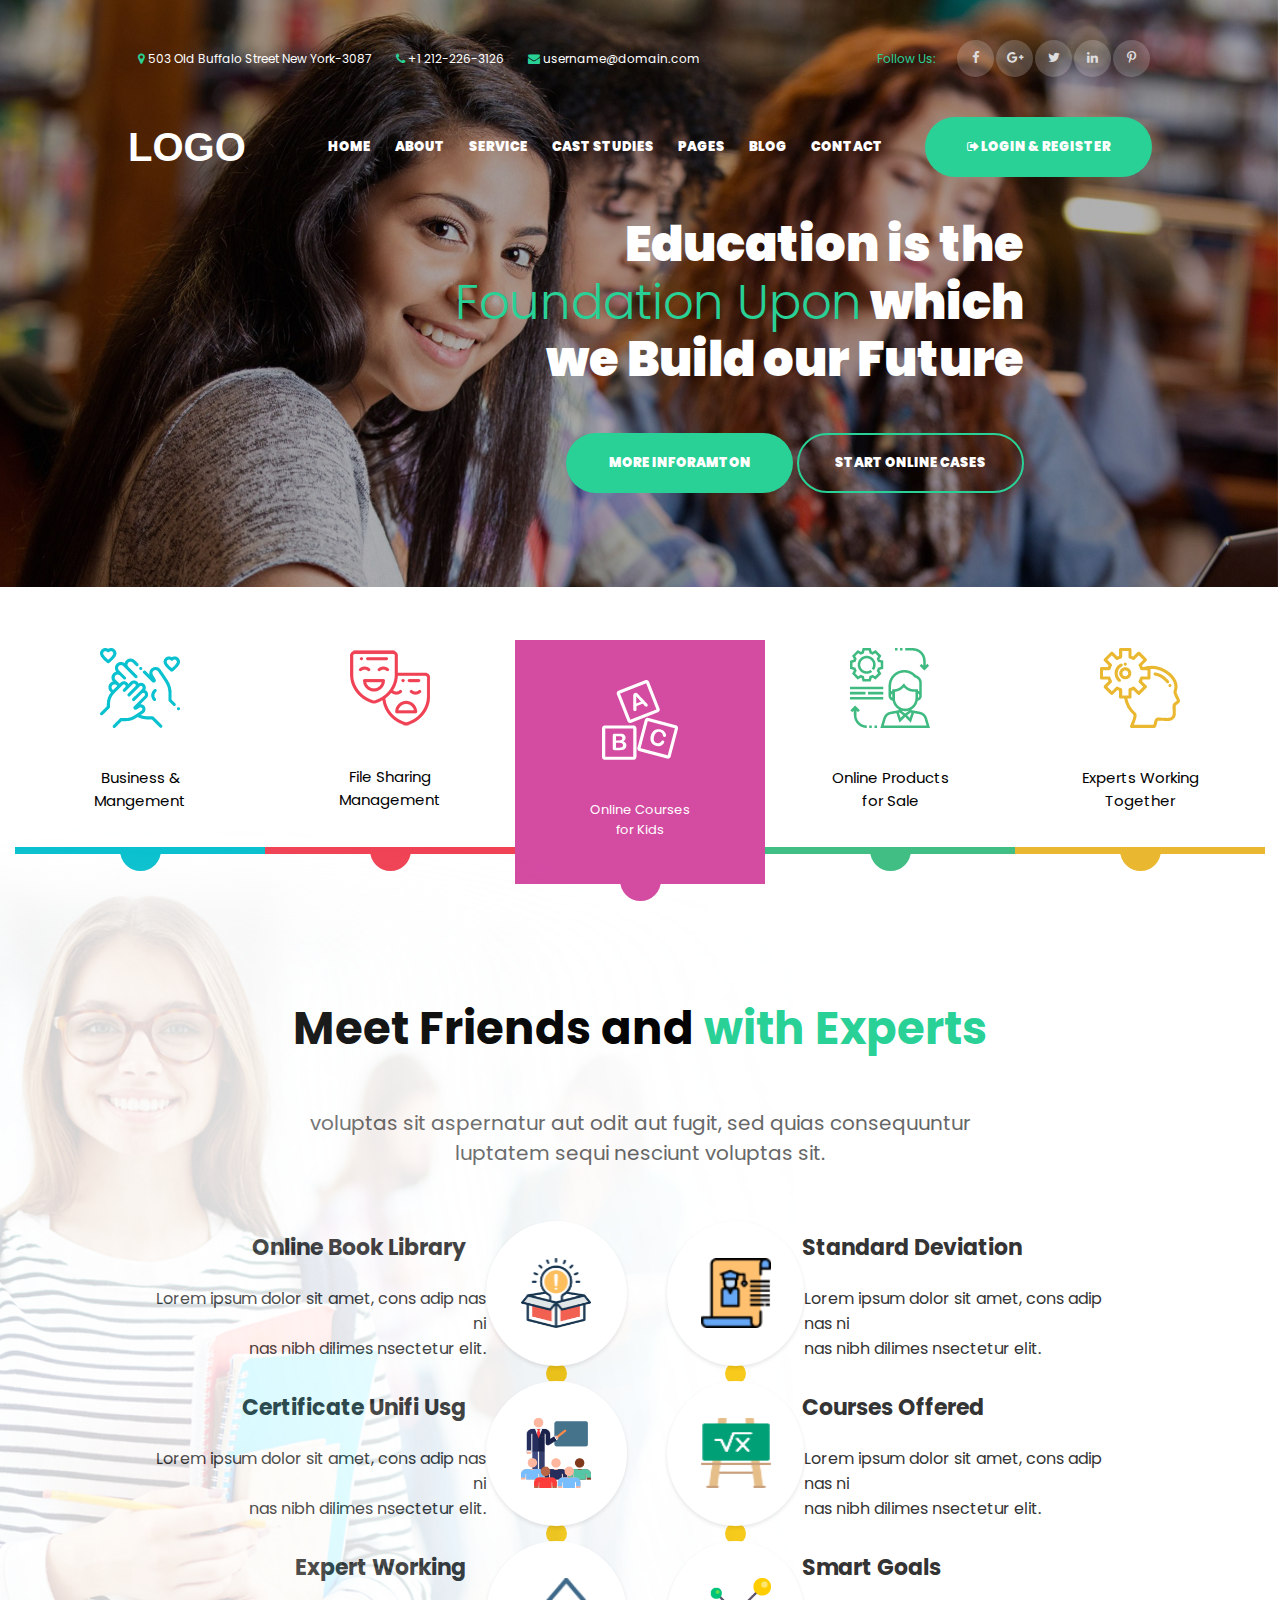
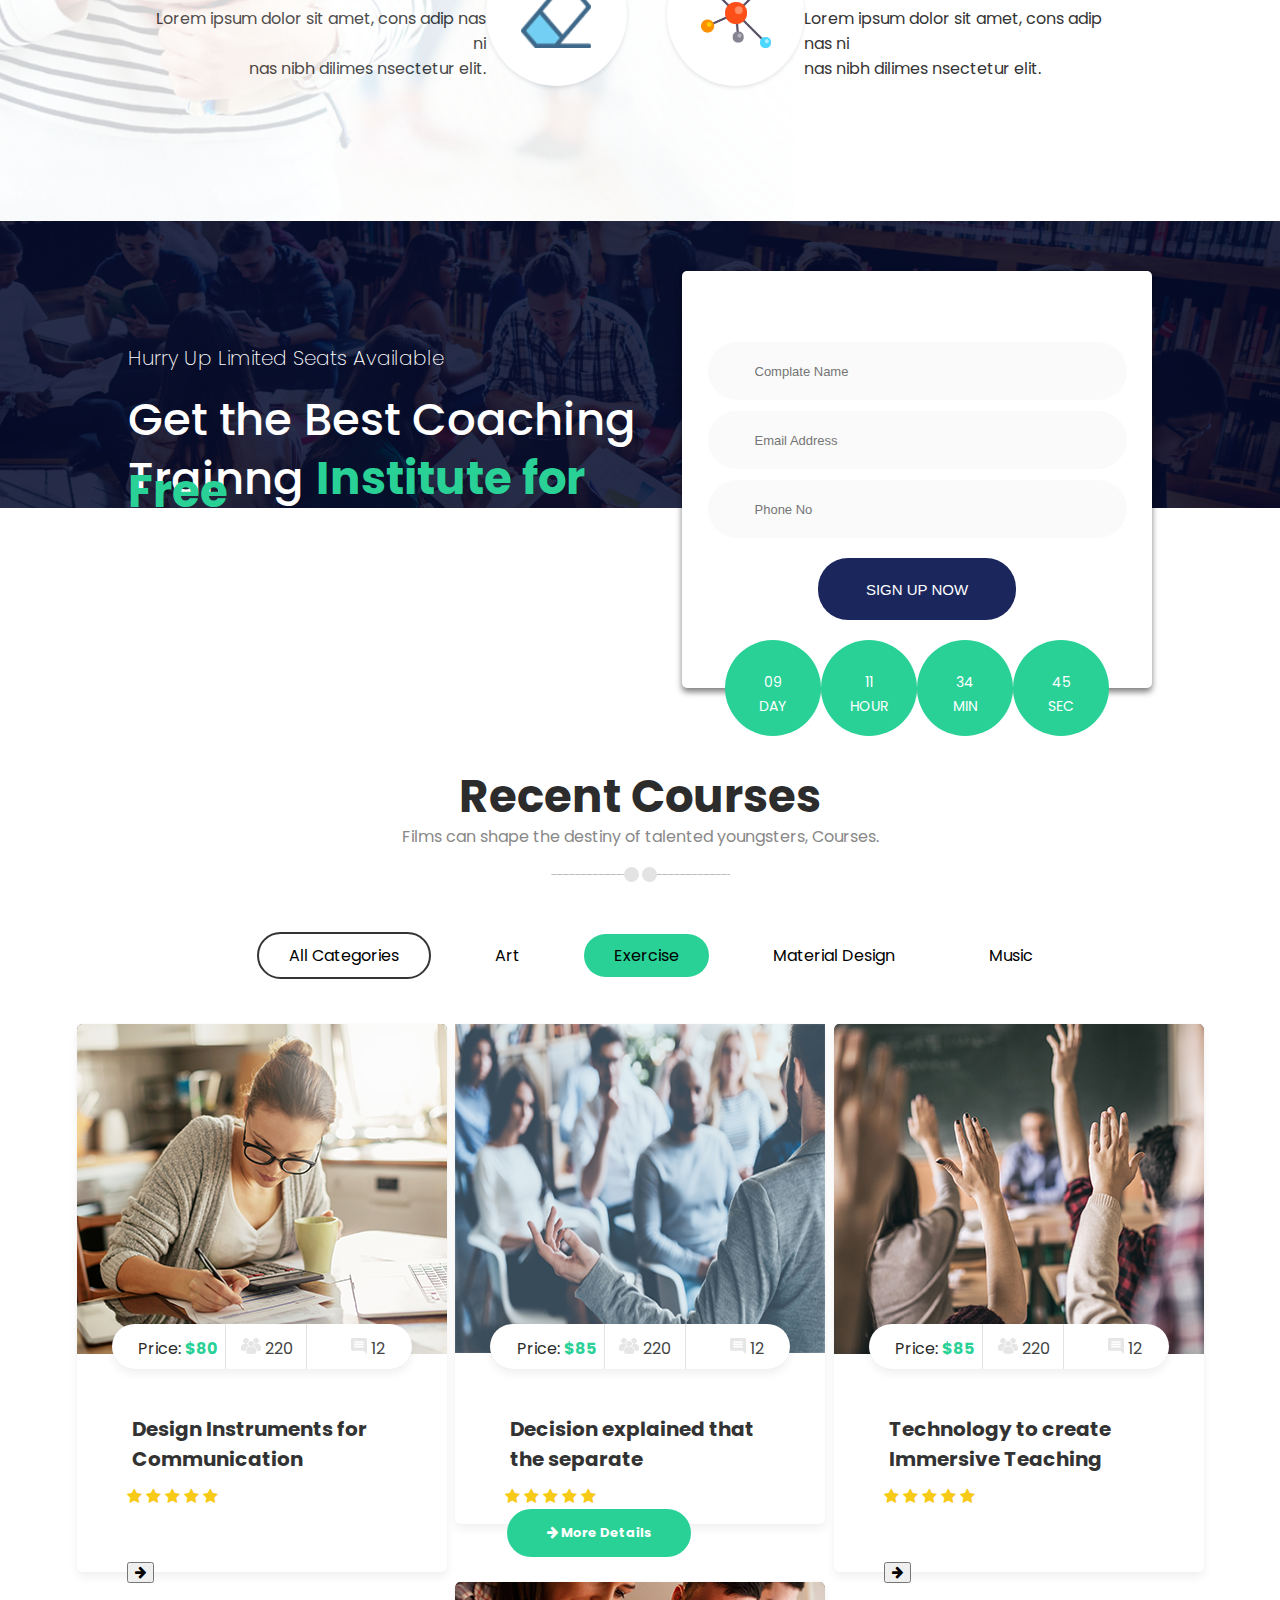
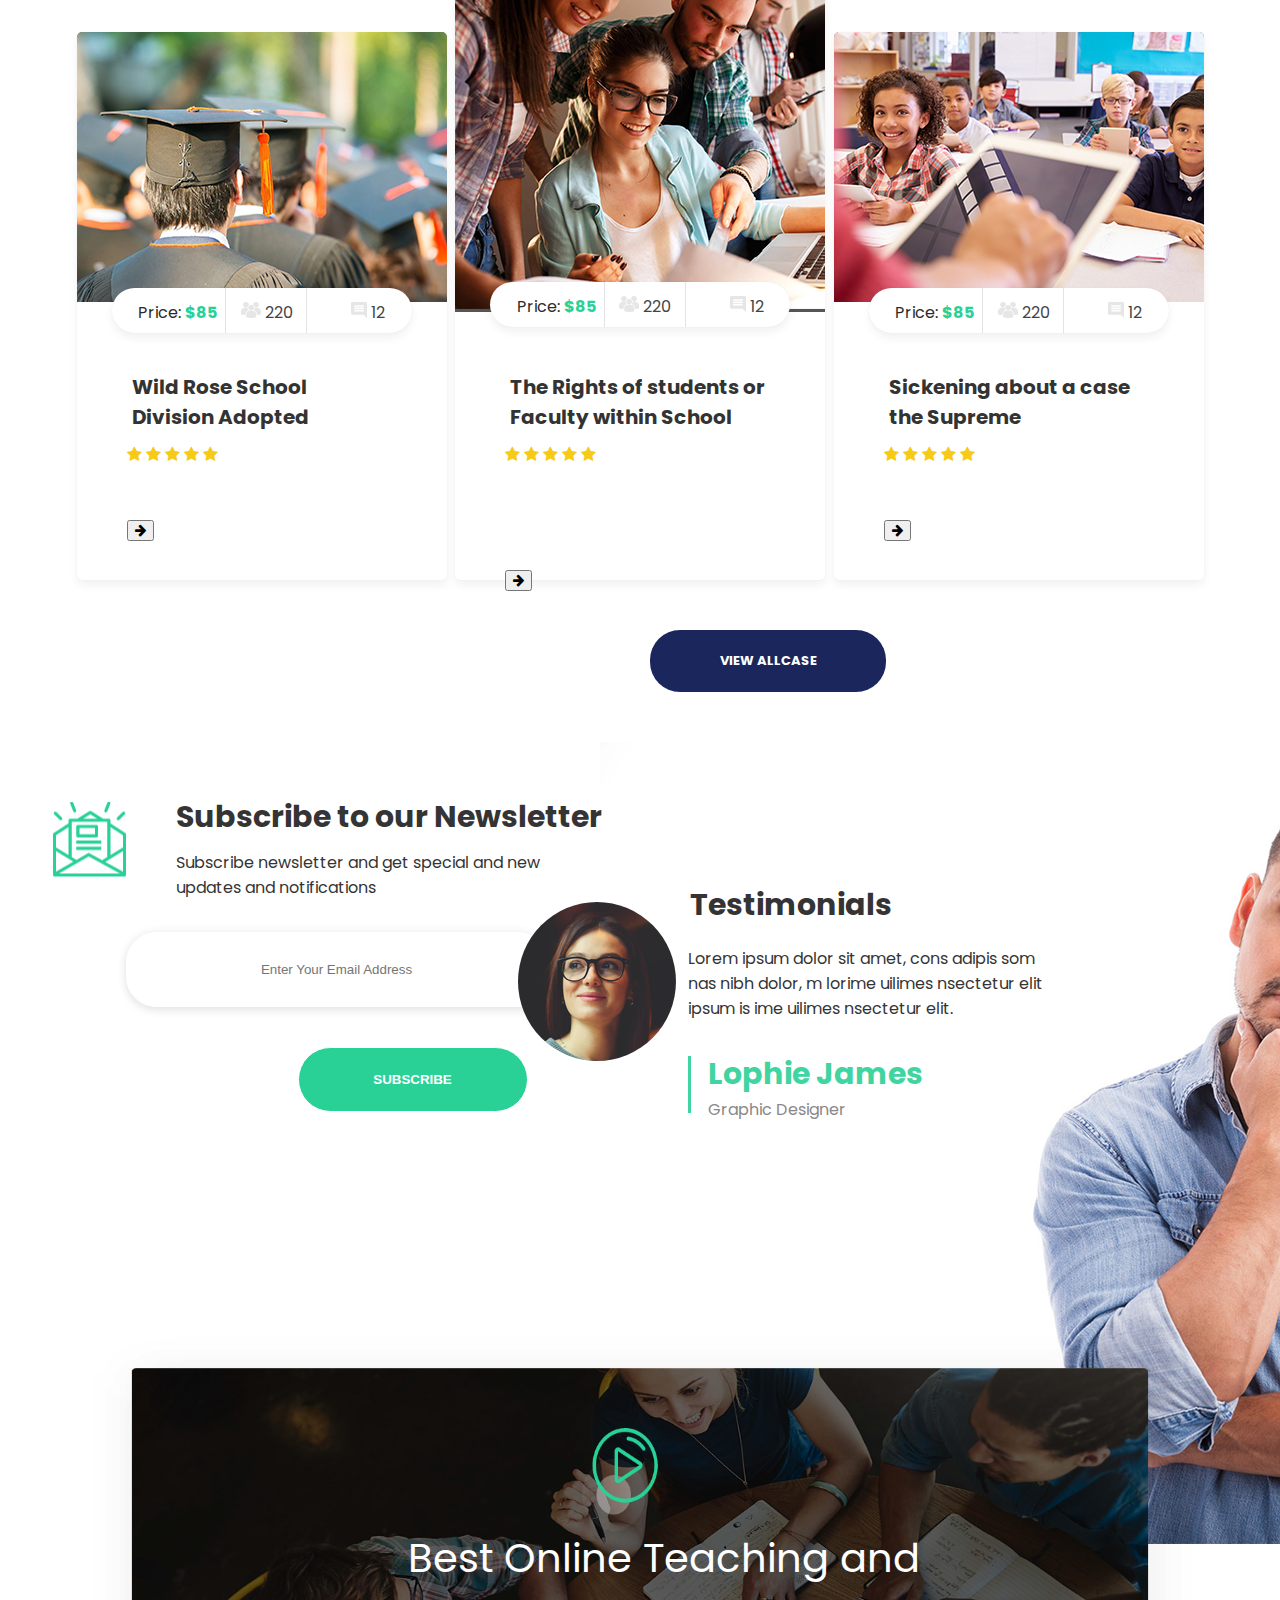
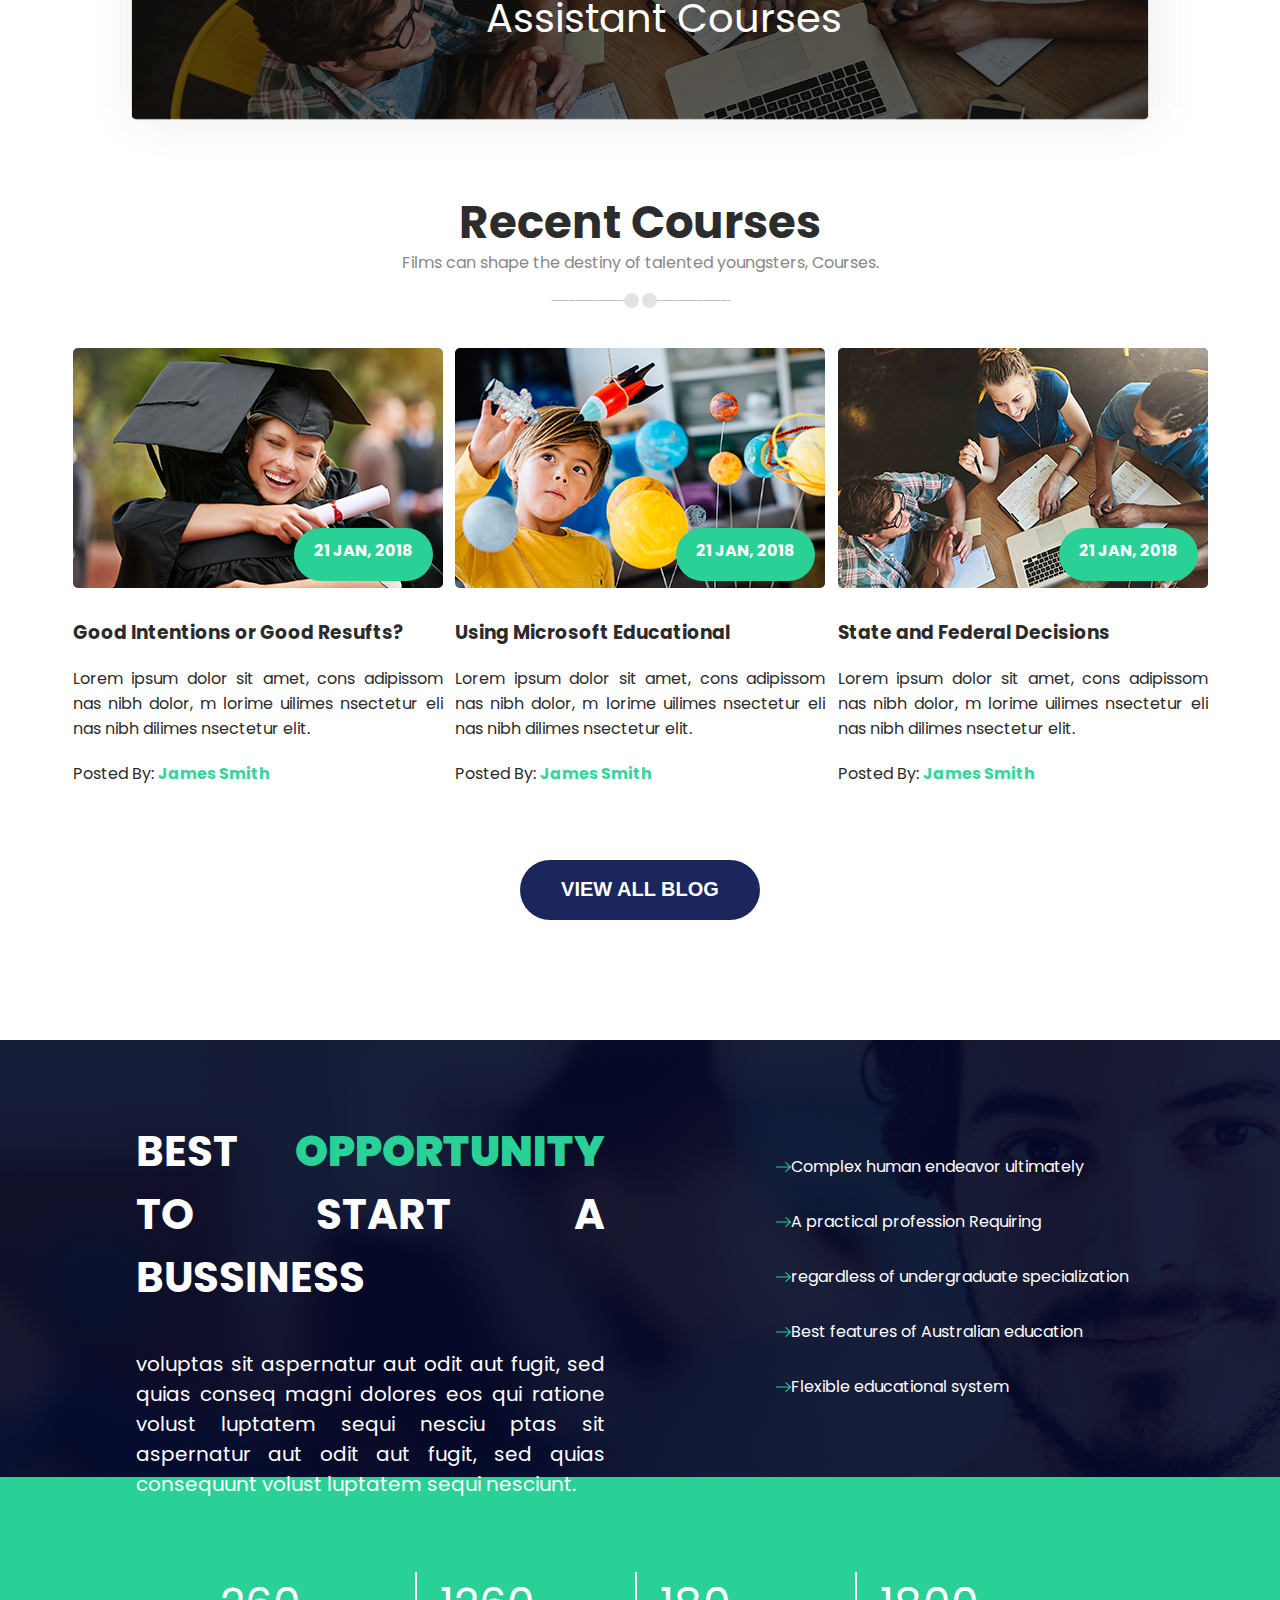
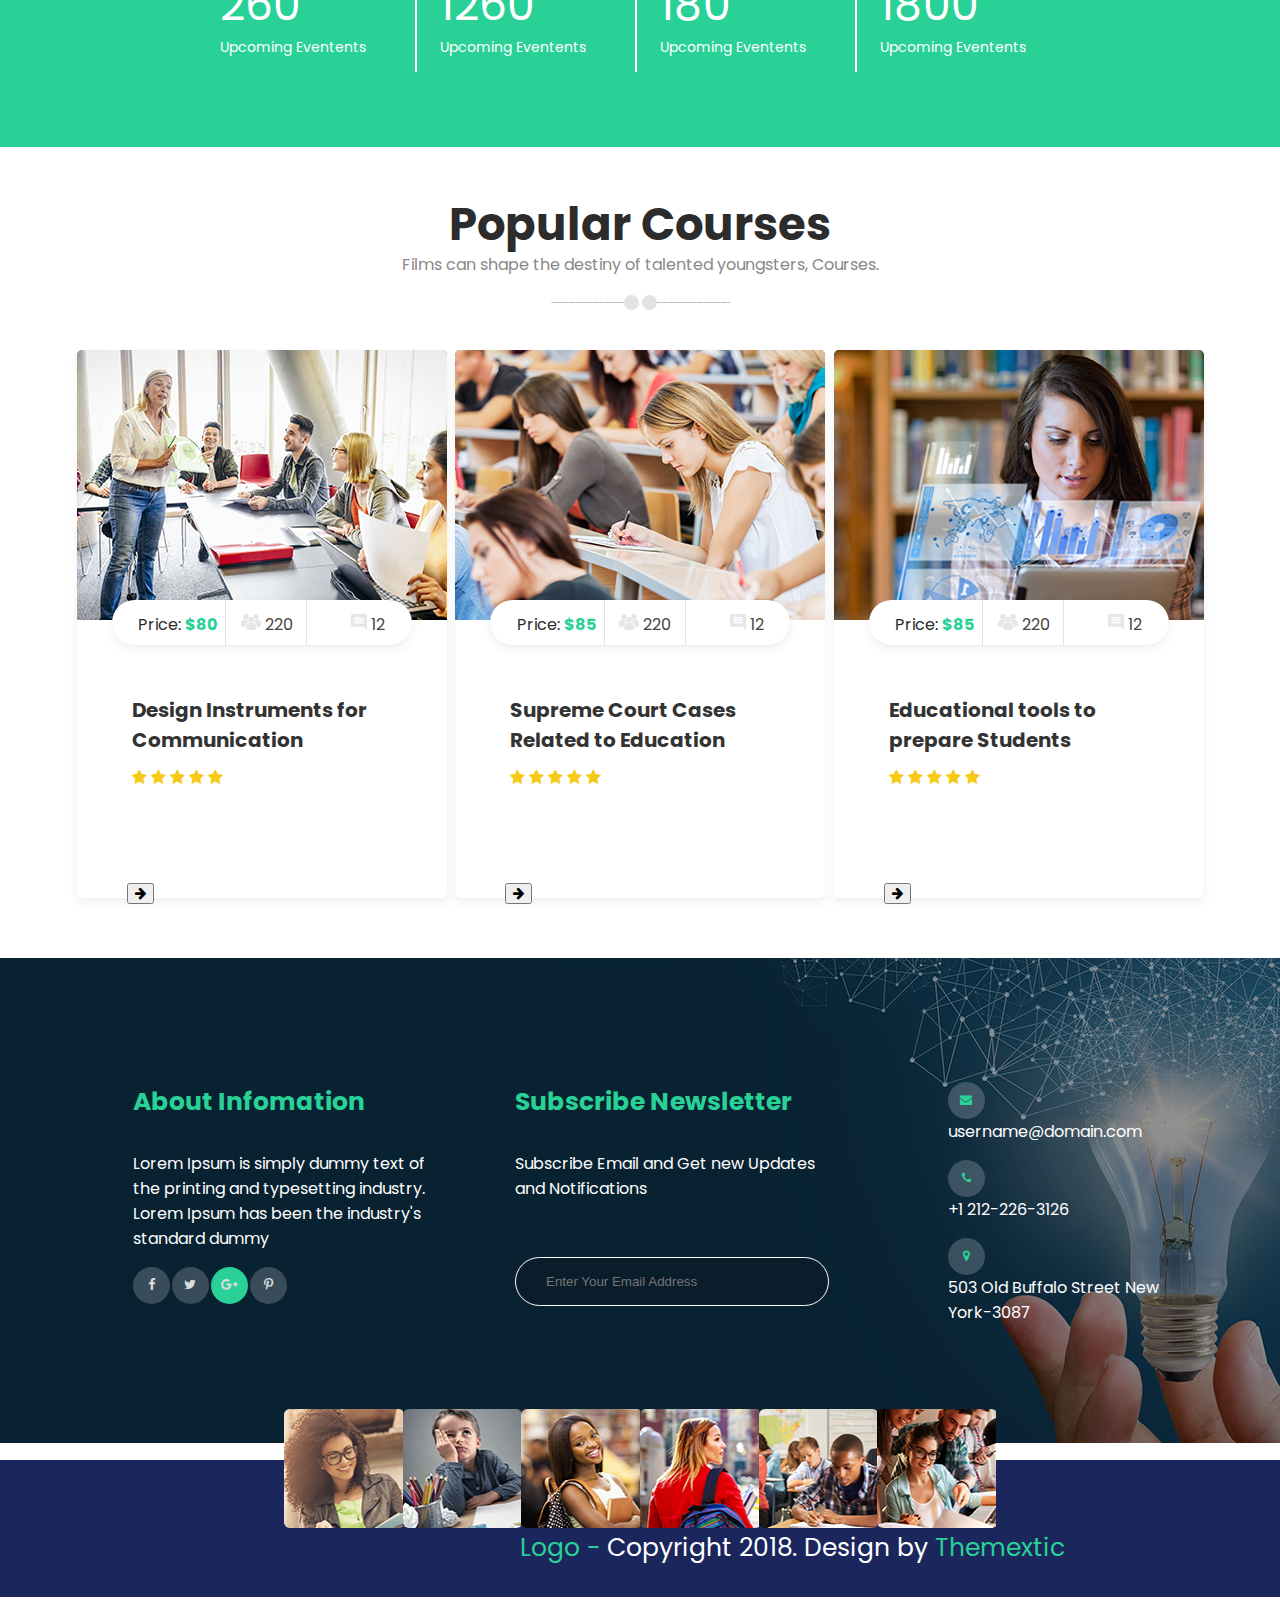
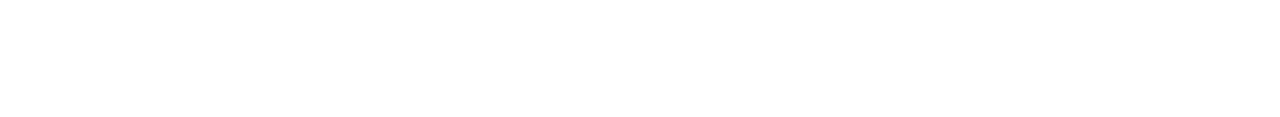
<file: week1/index.html>
<!DOCTYPE html>
<head>
    <link rel="stylesheet" href="css/main.css" />
    <link rel="preconnect" href="https://fonts.googleapis.com">
    <link rel="preconnect" href="https://fonts.gstatic.com" crossorigin>
    <link href="https://fonts.googleapis.com/css2?family=Poppins:wght@400;500&display=swap" rel="stylesheet">
    <link href="https://fonts.googleapis.com/icon?family=Material+Icons" rel="stylesheet">
    <link rel="stylesheet" href="https://cdnjs.cloudflare.com/ajax/libs/font-awesome/4.7.0/css/font-awesome.min.css">
    <link href="https://www.dafontfree.net/embed/Ymlrby1ibGFjayZkYXRhLzgvYi80NTYwMS9CaWtvX0JsYWNrLm90Zg" rel="stylesheet" type="text/css"/>
</head>
<body>
    <div class="container">
      <header>
          <div class="header">
              <img src="img/banner.png" alt="header" />
          <div class="header">
              <div class="header_top">
                  <div class="top_left">
                      <ul class="top_left_list">
                          <li><i class="fa fa-map-marker" aria-hidden="true"></i> 503 Old Buffalo Street New York-3087</li>
                          <li><i class="fa fa-phone"></i> +1 212-226-3126</li>
                          <li><i class="fa fa-envelope" aria-hidden="true"></i> username@domain.com</li>
                      </ul>
                  </div>
                  <div class="top_right">
                      <span class="top_right_text"> Follow Us: </span>
                      <div class="top_right_item ">
                          <i class="fa fa-facebook"></i>
                      </div>
                      <div class="top_right_item ">
                          <i class="fa fa-google-plus"></i>
                      </div>
                      <div class="top_right_item ">
                          <i class="fa fa-twitter"></i>
                      </div>
                      <div class="top_right_item ">
                          <i class="fa fa-linkedin"></i>
                      </div>
                      <div class="top_right_item ">
                          <i class="fa fa-pinterest-p"></i>
                      </div>
                  </div>
              </div>
              <div class="header_menu">
                  <div class="logo">
                      LOGO
                  </div>
                  <div class="container_logo">
                      <ul class="container_logo_list">
                          <li>HOME</li>
                          <li>ABOUT</li>
                          <li>SERVICE</li>
                          <li>CAST STUDIES</li>
                          <li>PAGES</li>
                          <li>BLOG</li>
                          <li>CONTACT</li>
                      </ul>
                  </div>
                  <div class="navbar_btn">
                      <button class="navbar_btn-btn btn_full">
                          <i class="fa fa-sign-out" aria-hidden="true"></i>
                          LOGIN & REGISTER
                      </button>
                  </div>
              </div>
          </div>
          <div>
              <div class="banner_container">
                  <div class="banner_container_text">
                      <p>Education is the</p>
                      <p><span>Foundation Upon</span> which</p>
                      <p>we Build our Future</p>
                  </div>
                  <div class="banner_btn">
                      <button class="btn_full">
                          MORE INFORAMTON
                      </button>
                      <button class="btn_line">
                          START ONLINE CASES
                      </button>
                  </div>
              </div>
          </div>
      </header>
      <div class="activities">
          <div class="activities_list">
              <div class="activities_list_item"><img src="img/4.png" alt=""> Business &<br> Mangement </div>
              <div class="activities_list_item"><img src="img/5.png" alt=""> File Sharing <br>Management </div>
              <div class="activities_list_item activities_list_action"><img src="img/9.png" alt=""> Online Courses <br> for Kids</div>
              <div class="activities_list_item"><img src="img/10.png" alt=""> Online Products <br> for Sale </div>
              <div class="activities_list_item"><img src="img/12.png" alt=""> Experts Working <br> Together</div>
          </div>
          <div class="activities_bg" style="background-image: url('img/2.png') ;">
          </div>
          </div>
  
          <div class="content">
              <div class="content_top">
                  <p class="content_top_title"> <b>Meet Friends and </b> <strong> with Experts </strong> </p> 
                  <p class="content_top_subtitle"> voluptas sit aspernatur aut odit aut fugit, sed quias  consequuntur
                  <br> luptatem sequi nesciunt voluptas sit. </p>
              </div>
              <div class="content_center">
                  <div class="item studies_left">
                      <div class="item_text">
                          <p> <b>Online Book Library </b> </p>
                          <p>Lorem ipsum dolor sit amet, cons adip nas ni<br>
                          nas nibh dilimes nsectetur elit.</p>
                      </div>
                      <div class="icon studies_item_i">
                          <img src="img/13.png">
                      </div>
                  </div>
                  <div class="item studies_right">
                      <div class="icon studies_item_i">
                          <img src="img/14.png">
                      </div>
                      <div class="item_text">
                          <p> <b> Standard Deviation </b> </p>
                          <p>Lorem ipsum dolor sit amet, cons adip nas ni<br>
                          nas nibh dilimes nsectetur elit.</p>
                      </div>
                  </div>
                  <div class="item studies_left">
                      <div class="item_text">
                          <p> <b>Certificate Unifi Usg </b> <br></p>
                          <p>Lorem ipsum dolor sit amet, cons adip nas ni<br>
                          nas nibh dilimes nsectetur elit.</p>
                      </div>
                      <div class="icon studies_item_i">
                          <img src="img/15.png">
                      </div>
                  </div>
                  <div class="item studies_right">
                      <div class="icon studies_item_i">
                          <img src="img/16.png">
                      </div>
                      <div class="item_text">
                          <p><b>Courses Offered </b> <br></p>
                          <p>Lorem ipsum dolor sit amet, cons adip nas ni<br>
                          nas nibh dilimes nsectetur elit.</p>
                      </div>
                  </div>
                  <div class="item studies_left">
                      <div class="item_text">
                          <p><b>Expert Working </b> <br></p>
                          <p>Lorem ipsum dolor sit amet, cons adip nas ni<br>
                          nas nibh dilimes nsectetur elit.</p>
                      </div>
                      <div class="icon">
                          <img src="img/17.png">
                      </div>
                  </div>
                  <div class="item studies_right">
                      <div class="icon">
                          <img src="img/18.png">
                      </div>
                      <div class="item_text">
                          <p> <b>Smart Goals </b><br></p>
                          <p>Lorem ipsum dolor sit amet, cons adip nas ni<br>
                          nas nibh dilimes nsectetur elit.</p>
                      </div>
                  </div>
              </div>
          </div>
      </div>
      <div class="form3">
          <div class="form">
              <img src="img/3.png" >
              <img src="img/7.png" >
          </div>
          <div class="comtent_form3">
              <div class="content3_left">
                  <p class="content_left_top">Hurry Up Limited Seats Available</p>
                  <p class="content_left">Get the Best Coaching</p>
                  <p class="content_left">Trainng <strong> Institute for Free </strong></p>
              </div>
              <div class="content3_right">
                  <form class="content3_right_top">
                      <input placeholder="Complate Name"/>
                      <input placeholder="Email Address"/>
                      <input placeholder="Phone No"/>
                      <button>SIGN UP NOW</button>
                      <div class="content3_right_bottom">
                          <div><p>09</p>DAY</div>
                          <div><p>11</p>HOUR</div>
                          <div><p>34</p>MIN</div>
                          <div><p>45</p>SEC</div>
                      </div>
                  </form>
              </div>
              </div>
              <div class="recent_course">
                  <div class="recent_course_content">
                          <div class="recent_course_content_text"> <p> <b>Recent Courses </b> 
                          <br><span> Films can shape the destiny of talented youngsters, Courses.</span><br>
                          <img src="img/36.png"alt="">
                        </p>
                      </div>
                  </div>
                  <div class="courses_menu">
                      <ul class="courses_menu_list">
                          <li class="courses_list_main">All Categories</li>
                          <li>Art</li>
                          <li class="courses_exercise">Exercise</li>
                          <li>Material Design</li>
                          <li>Music</li>
                      </ul>
                  </div>
              </div>

              <div class="some_courses">
                  <div class="course">
                      <div class="course_image">
                      <img src="img/19.png" alt="">
                  </div>
                  <div class="course_detail">
                      <div class="course_price">Price: <span>$80</span></div>
                      <div class="course_members">
                          <img src="img/25.png" alt="">
                        <span class="course_members_count">220</span>
                      </div>
                      <div class="course_comments">
                          <img src="img/26.png" alt="">
                        <span class="course_comments_count"> 12</span>
                      </div>
                    </div>
                    <div class="course_content">
                      <p>Design Instruments for Communication</p>
                    </div>
                  <div class="course_star">
                          <span class="fa fa-star checked"></span>
                          <span class="fa fa-star checked"></span>
                          <span class="fa fa-star checked"></span>
                          <span class="fa fa-star checked"></span>
                          <span class="fa fa-star checked"></span>
                  </div>
                  <div class="courses_item">
                      <button><span class="fa fa-arrow-right" aria-hidden="true"></span></button>
                  </div>
                  </div>
                  <div class="course" style="height: 500px;">
                      <div class="course_image">
                        <img src="img/20.png" alt="" style="width: 370px; height: 329px;">
                    </div>
                    <div class="course_detail">
                        <div class="course_price">Price: <span>$85</span></div>
                        <div class="course_members">
                          <img src="img/25.png" alt="">
                          <span class="course_members_count"> 220</span>
                        </div>
                        <div class="course_comments">
                          <img src="img/26.png" alt="">
                          <span class="course_comments_count">12</span>
                        </div>
                      </div>
                      <div class="course_content">
                        <p>Decision explained that the separate</p>
                      </div>
                    <div class="course_star">
                            <span class="fa fa-star checked"></span>
                            <span class="fa fa-star checked"></span>
                            <span class="fa fa-star checked"></span>
                            <span class="fa fa-star checked"></span>
                            <span class="fa fa-star checked"></span>
                    </div>
                    <div class="courses_items" style="margin-top:0px">
                        <button><i class="fa fa-arrow-right" aria-hidden="true"></i><span> More Details</span></button>
                    </div>
                  </div>
                    <div class="course">
                      <div class="course_image">
                        <img src="img/21.png" alt="">
                    </div>
                    <div class="course_detail">
                        <div class="course_price">Price: <span>$85</span></div>
                        <div class="course_members">
                          <img src="img/25.png" alt="">
                          <span class="course_members_count">  220</span>
                        </div>
                        <div class="course_comments">
                          <img src="img/26.png" alt="">
                          <span class="course_comments_count">  12</span>
                        </div>
                      </div> 
                      <div class="course_content">
                        <p>Technology to create Immersive Teaching</p>
                      </div>
                    <div class="course_star">
                            <span class="fa fa-star checked"></span>
                            <span class="fa fa-star checked"></span>
                            <span class="fa fa-star checked"></span>
                            <span class="fa fa-star checked"></span>
                            <span class="fa fa-star checked"></span>
                    </div>
                    <div class="courses_item">
                        <button><span class="fa fa-arrow-right" aria-hidden="true"></span></button>
                    </div>
                  </div>
                    <div class="course">
                      <div class="course_image">
                        <img src="img/22.png" alt="">
                    </div>
                    <div class="course_detail" style="top: 256px;">
                        <div class="course_price">Price: <span>$85</span></div>
                        <div class="course_members">
                          <img src="img/25.png" alt="">
                          <span class="course_members_count">  220</span>
                        </div>
                        <div class="course_comments">
                          <img src="img/26.png" alt="">
                          <span class="course_comments_count">  12</span>
                        </div>
                      </div>
                      <div class="course_content" style="margin-top:-50px">
                        <p>Wild Rose School Division Adopted</p>
                      </div>
                    <div class="course_star">
                            <span class="fa fa-star checked"></span>
                            <span class="fa fa-star checked"></span>
                            <span class="fa fa-star checked"></span>
                            <span class="fa fa-star checked"></span>
                            <span class="fa fa-star checked"></span>
                    </div>
                    <div class="courses_item">
                        <button><span class="fa fa-arrow-right" aria-hidden="true"></span></button>
                    </div>
                  </div>
                    <div class="course" style="margin-top: -50px;height: 598px;">
                      <div class="course_image">
                        <img src="img/23.png" alt="">
                    </div>
                    <div class="course_detail">
                        <div class="course_price">Price: <span>$85</span></div>
                        <div class="course_members">
                          <img src="img/25.png" alt="">
                          <span class="course_members_count"> 220</span>
                        </div>
                        <div class="course_comments">
                          <img src="img/26.png" alt="">
                          <span class="course_comments_count"> 12</span>
                        </div>
                      </div> 
                      <div class="course_content">
                        <p>The Rights of students or Faculty within School</p>
                      </div>
                    <div class="course_star">
                            <span class="fa fa-star checked"></span>
                            <span class="fa fa-star checked"></span>
                            <span class="fa fa-star checked"></span>
                            <span class="fa fa-star checked"></span>
                            <span class="fa fa-star checked"></span>
                    </div>
                    <div class="courses_item" style="margin-top: 100px;">
                        <button><span class="fa fa-arrow-right" aria-hidden="true"></span></button>
                    </div>
                  </div>
                    <div class="course">
                      <div class="course_image">
                        <img src="img/24.png" alt="">
                    </div>
                    <div class="course_detail" style="top: 256px;">
                        <div class="course_price">Price: <span>$85</span></div>
                        <div class="course_members">
                          <img src="img/25.png" alt="">
                          <span class="course_members_count"> 220</span>
                        </div>
                        <div class="course_comments">
                          <img src="img/26.png" alt=""> 
                          <span class="course_comments_count"> 12</span>
                        </div>
                      </div>
                      <div class="course_content" style="margin-top:-50px">
                        <p>Sickening about a case the Supreme</p>
                      </div>
                    <div class="course_star">
                            <span class="fa fa-star checked"></span>
                            <span class="fa fa-star checked"></span>
                            <span class="fa fa-star checked"></span>
                            <span class="fa fa-star checked"></span>
                            <span class="fa fa-star checked"></span>
                    </div>
                    <div class="courses_item">
                        <button><span class="fa fa-arrow-right" aria-hidden="true"></span></button>
                    </div>
                  </div>
                  </div>
                  <div class="view">
                      <button class="view_all">
                          VIEW ALLCASE
                      </button>
                  </div>


                  <div class="casses" style="background-image: url('img/27.png') ;">
                      <div class="casses_head">
                          <div class="subscribe_head">
                          <div class="subscribe_icon" style="background-image: url('img/28.png') ;">
                          <div class="subscribe_description">
                              <h3>Subscribe to our Newsletter</h3>
                              <span>Subscribe newsletter and get special and new <br>updates and notifications </span>
                          </div>
                          </div>
                          <div class="subscribe_foot">
                          <div class="subscribe_foot_input-container">
                              <input
                              type="text"
                              placeholder="Enter Your Email Address"
                              class="subscribe_foot_input">
                          </div>
                          <button>SUBSCRIBE</button>
                          </div>
                      </div>
                      <div class="testimonials">
                          <div class="testimonials_image" style="background-image: url('img/29.png');">
                          <div class="testimonials_content">
                          <h3>Testimonials</h3>
                          <span>Lorem ipsum dolor sit amet, cons adipis som <br>
                              nas nibh dolor, m lorime uilimes nsectetur elit<br>
                              ipsum is ime uilimes nsectetur elit.</span>
                          <div class="testimonials_name">
                              <h3 style="margin-bottom: 0px">Lophie James </h3> 
                              <span>Graphic Designer</span>
                          </div>
                          </div>
                          </div>
                      </div>
                    </div>
              </div>
              <div class="online">
                  <div class="online_teaching">
                      <img src="img/32.png" >
                      <img src="img/33.png">
                      <img class="img_online" style=" height: 138px;
                                                      width: 116px;
                                                      padding-top: 120px;
                                                      padding-left: 500px;" 
                      src="img/34.png">
                  <div>
                      <p class="best_online">Best Online Teaching and<br> Assistant Courses</p>
                  </div>
              </div>
              </div>

              <div class="recent_new">
                  <div class="recent_new_content">
                          <div class="recent_new_content_text"><b>Recent Courses </b> 
                          <br><span> Films can shape the destiny of talented youngsters, Courses.</span><br>
                          <img src="img/36.png"alt="">
                      </div>
              </div>
              <div class="some_blog">
                  <div class="blog">
                      <div
                      class="blog_image" style="background-image: url('img/37.png');"
                      style="
                          background-position: -58px -2px;
                      "
                      ></div>
                      <div class="blog_date">21 JAN, 2018</div>
                      <div class="blog_content">
                      <h3>Good Intentions or Good Resufts?</h3>
                      <span>Lorem ipsum dolor sit amet, cons adipissom
                        nas nibh dolor, m lorime uilimes nsectetur eli
                        nas nibh dilimes nsectetur elit.
                      </span>
                      <div class="blog_author">
                          Posted By: <span class="blog_author_name">James Smith</span>
                          <span class="blog_href_icon"></span>
                      </div>
                      </div>
                  </div>
                  <div class="blog">
                      <div
                      class="blog_image" style="background-image: url('img/38.png');"
                      style="
                          background-position: -20px -23px;
                      "
                      ></div>
                      <div class="blog_date">21 JAN, 2018</div>
                      <div class="blog_content">
                      <h3>Using Microsoft Educational</h3>
                      <span>Lorem ipsum dolor sit amet, cons adipissom
                          nas nibh dolor, m lorime uilimes nsectetur eli
                          nas nibh dilimes nsectetur elit.
                      </span>
                      <div class="blog_author">
                          Posted By: <span class="blog_author_name" >James Smith</span>
                          <span class="blog_href_icon"></span>
                      </div>
                      </div>
                  </div>
                  <div class="blog">
                      <div
                      class="blog_image" style="background-image: url('img/39.png');"
                      style=" 
                          background-position: -103px -54px;
                      "
                      ></div>
                      <div class="blog_date">21 JAN, 2018</div>
                      <div class="blog_content">
                      <h3>State and Federal Decisions</h3>
                      <span>Lorem ipsum dolor sit amet, cons adipissom
                        nas nibh dolor, m lorime uilimes nsectetur eli
                        nas nibh dilimes nsectetur elit.</span>
                      <div class="blog_author">
                          Posted By: <span class="blog_author_name">James Smith</span>
                          <span class="blog_href_icon"></span>
                      </div>
                      </div>
                  </div>
                  </div>
                  <button class="btn_view_blog">VIEW ALL BLOG</button>
              </div>


              <div class="statistical">
                  <div class="statistical_description">
                    <div class="statistical_image" style="background-image: url('img/40.png');">
                      <div class="statistical_image_cover" style="background-image: url('img/41.png');"></div>
                    </div>
                    <div class="statistical_description_left">
                      <p>
                        <b>BEST <strong>OPPORTUNITY</strong> TO START A BUSSINESS</b>
                      </p>
                      <span>voluptas sit aspernatur aut odit aut fugit, sed quias conseq
                          magni dolores eos qui ratione volust luptatem sequi nesciu
                          ptas sit aspernatur aut odit aut fugit, sed quias consequunt
                          volust luptatem sequi nesciunt. </span>
                    </div>
                    <div class="statistical_description_right">
                      <p> 
                        <span class="statistical_row" ><img src="img/43.png"alt=""></span
                        ><span>Complex human endeavor ultimately</span>
                      </p>
                      <p>
                        <span class="statistical_row"><img src="img/43.png"alt="">A practical profession Requiring</span>
                      </p>
                      <p>
                        <span class="statistical_row"><img src="img/43.png"alt="">regardless of undergraduate specialization</span>
                      </p>
                      <p>
                        <span class="statistical_row"><img src="img/43.png"alt="">Best features of Australian education</span>
                      </p>
                      <p>
                        <span class="statistical_row"><img src="img/43.png"alt="">Flexible educational system</span
                        >
                      </p>
                    </div>
                  </div>
                  <div class="statistical_data">
                    <div class="statistical_data_column">
                      <span>260</span>
                      <p>Upcoming Eventents</p>
                    </div>
                    <div class="statistical_data_column">
                      <span>1260</span>
                      <p>Upcoming Eventents</p>
                    </div>
                    <div class="statistical_data_column">
                      <span>180</span>
                      <p>Upcoming Eventents</p>
                    </div>
                    <div class="statistical_data_column">
                      <span>1800</span>
                      <p>Upcoming Eventents</p>
                    </div>
                  </div>
                </div>
                <div class="part_header">
                  <span>Popular Courses</span>
                  <div class="part-header_content">
                    <span
                      >Films can shape the destiny of talented youngsters, Courses.</span
                    >
                  </div>
                  <div class="popular_courses">
                      <div class="popular_courses_content">
                              <div class="popular_courses_content_text"> <b>Popular Courses</b><br>
                              <span>Films can shape the destiny of talented youngsters, Courses.</span><br>
                              <img src="img/36.png"alt="">
                          </div>
                  </div>
                  <div class="some_courses">
                      <div class="course">
                          <div class="course_image">
                          <img src="img/44.png" alt="">
                      </div>
                      <div class="course_details">
                          <div class="course_prices">Price: <span>$80</span></div>
                          <div class="course_memberss">
                              <img src="img/25.png" alt="">
                            <span class="course_members_counts">220</span>
                          </div>
                          <div class="course_commentss">
                              <img src="img/26.png" alt="">
                            <span class="course_comments_counts"> 12</span>
                          </div>
                        </div>
                        <div class="course_contents">
                          <p>Design Instruments for Communication</p>
                        </div>
                      <div class="course_stars">
                              <span class="fa fa-star checked"></span>
                              <span class="fa fa-star checked"></span>
                              <span class="fa fa-star checked"></span>
                              <span class="fa fa-star checked"></span>
                              <span class="fa fa-star checked"></span>
                      </div>
                      <div class="courses_itemm">
                          <button><span class="fa fa-arrow-right" aria-hidden="true"></span></button>
                      </div>
                      </div>
                      
                        <div class="course">
                          <div class="course_image">
                            <img src="img/45.png" alt="">
                        </div>
                        <div class="course_details">
                            <div class="course_prices">Price: <span>$85</span></div>
                            <div class="course_memberss">
                              <img src="img/25.png" alt="">
                              <span class="course_members_counts">  220</span>
                            </div>
                            <div class="course_commentss">
                              <img src="img/26.png" alt="">
                              <span class="course_comments_counts">  12</span>
                            </div>
                          </div> 
                          <div class="course_contents">
                            <p>Supreme Court Cases Related to Education</p>
                          </div>
                        <div class="course_stars">
                                <span class="fa fa-star checked"></span>
                                <span class="fa fa-star checked"></span>
                                <span class="fa fa-star checked"></span>
                                <span class="fa fa-star checked"></span>
                                <span class="fa fa-star checked"></span>
                        </div>
                        <div class="courses_itemm">
                            <button><span class="fa fa-arrow-right" aria-hidden="true"></span></button>
                        </div>
                      </div>
                        <div class="course">
                          <div class="course_image">
                            <img src="img/46.png" alt="">
                        </div>
                        <div class="course_details">
                            <div class="course_prices">Price: <span>$85</span></div>
                            <div class="course_memberss">
                              <img src="img/25.png" alt="">
                              <span class="course_members_counts">  220</span>
                            </div>
                            <div class="course_commentss">
                              <img src="img/26.png" alt="">
                              <span class="course_comments_counts">  12</span>
                            </div>
                          </div>
                          <div class="course_contents" >
                            <p>Educational tools to prepare Students</p>
                          </div>
                        <div class="course_stars">
                                <span class="fa fa-star checked"></span>
                                <span class="fa fa-star checked"></span>
                                <span class="fa fa-star checked"></span>
                                <span class="fa fa-star checked"></span>
                                <span class="fa fa-star checked"></span>
                        </div>
                        <div class="courses_itemm">
                          <button><span class="fa fa-arrow-right" aria-hidden="true"></span></button>
                      </div>
                      </div>
                </div>

                <div class="footer">
                  <div class="footer_head">
                    <div class="footer_description">
                      <div class="footer_image" style="background-image: url('img/47.png');">

                        <div class="footer_image_cover"style="background-image: url('img/48.png');" ></div>
                      </div>
                      <div class="footer_description_detail">
                        <div class="footer_infomation">
                          <h3>About Infomation</h3>
                          <p>
                            Lorem Ipsum is simply dummy text of the printing and
                            typesetting industry. Lorem Ipsum has been the industry's
                            standard dummy
                          </p>
                          <div class="top_rights">
                            <div class="top_right_items ">
                                <i class="fa fa-facebook"></i>
                            </div>
                            <div class="top_right_items">
                              <i class="fa fa-twitter"></i>
                          </div>
                            <div class="top_right_items" style="background-color:#29D197"">
                                <i class="fa fa-google-plus"></i>
                            </div>
                            <div class="top_right_items ">
                                <i class="fa fa-pinterest-p"></i>
                            </div>
                        </div>

                        </div>
                        <div class="footer_subscribe">
                          <h3>Subscribe Newsletter</h3>
                          <p>Subscribe Email and Get new Updates and Notifications</p>
                          <div class="footer_input_mail_container">
                            <input
                              type="text"
                              name=""
                              class="footer_input_mail"
                              placeholder="Enter Your Email Address"
                            />
                          </div>
                        </div>
                        <div class="footer_get_touch">
                          <ul class="footer_get_touch_list">
                            <li><i class="fa fa-envelope" aria-hidden="true"></i> username@domain.com</li>
                              <li><i class="fa fa-phone"></i> +1 212-226-3126</li>
                              <li><i class="fa fa-map-marker" aria-hidden="true"></i> 503 Old Buffalo Street New York-3087</li>
                          </ul>
                      </div>                      
                      </div>                    
                      </div>
                    </div>               
                  <div class="footer_foot">
                    <div class="activities_list_footer">
                    <div class="activities_list_image">
                      <div class="activities_lists"style="background-image: url('img/49.png');">  </div>
                      <div class="activities_lists"style="background-image: url('img/50.png');">  </div>
                      <div class="activities_lists"style="background-image: url('img/51.png');"> </div>
                      <div class="activities_lists"style="background-image: url('img/52.png');"> </div>
                      <div class="activities_lists"style="background-image: url('img/53.png');"> </div>
                      <div class="activities_lists"style="background-image: url('img/54.png');"> </div>
                  </div>
                    <div class="activities_footer">
                    <div class="copyright">
                      <span>Logo - </span>Copyright 2018. Design by <span>Themextic</span>
                    </div>
                  </div>                
                </div>
              </div>

</body>
</html>
</file>
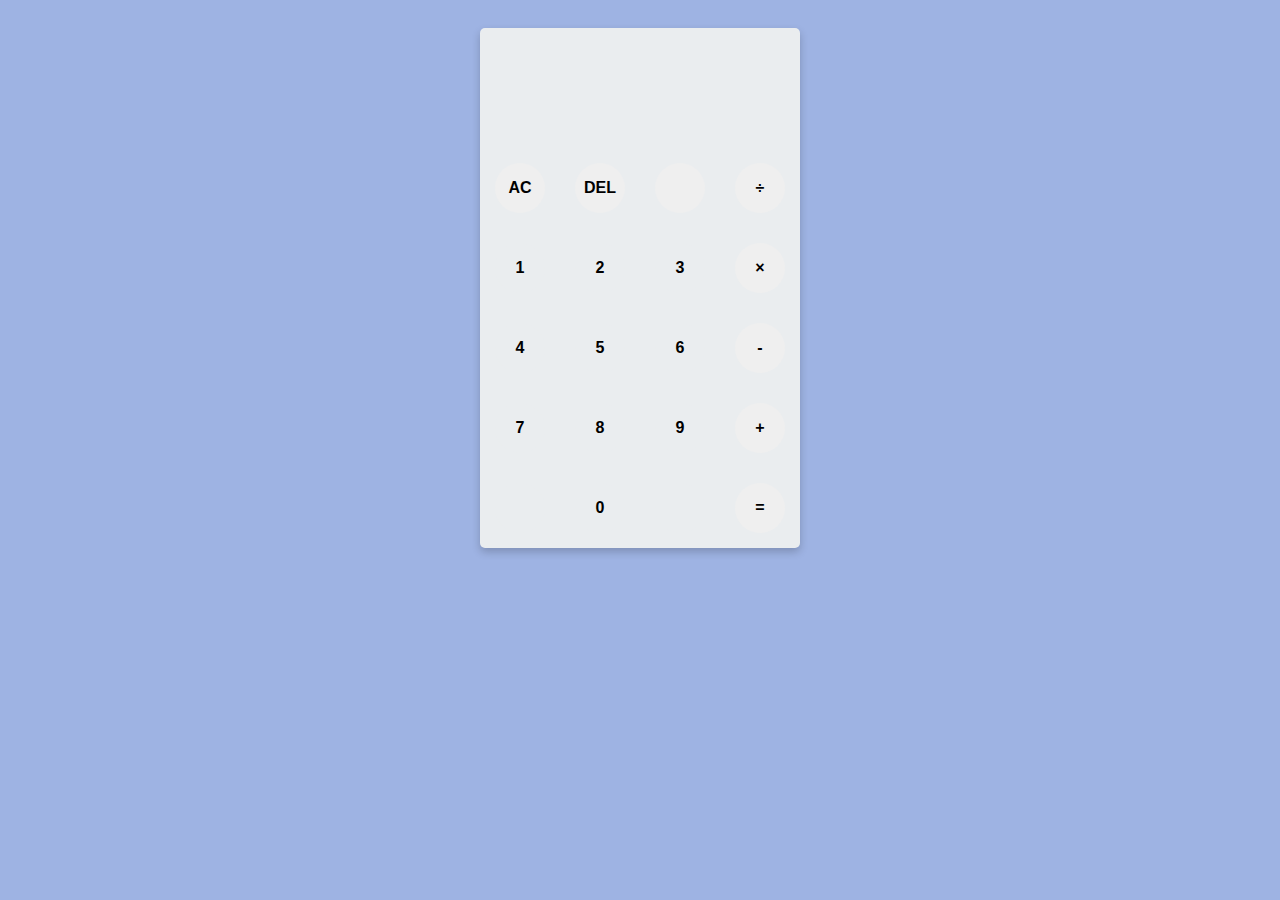
<file: WEEK2_JS/2/index.html>
<!DOCTYPE html>
<html lang="en">

<head>
    <meta charset="UTF-8">
    <meta name="viewport" content="width=device-width, initial-scale=1.0">
    <meta http-equiv="X-UA-Compatible" content="ie=edge">
    <title>CACULATOR</title>
    <link rel="stylesheet" type="text/css" href="main.css">
    <link href="https://fonts.googleapis.com/css?family=Roboto&display=swap
" rel="stylesheet">
</head>

<body>
    <div id="may_tinh">
        <div id="ket_qua">
            <div id="ket_qua_cu">
                <p id="gia_tri_cu"></p>
            </div>
            <div id="xuat_ket_qua">
                <p id="gia_tri_xuat"></p>
            </div>
        </div>
        <div id="ban_phim">
            <button class="he_thong" id="xoa_tat_ca">AC</button>
            <button class="he_thong" id="xoa_tung_so">DEL</button>
            <button class="he_thong" id=""></button>
            <button class="he_thong" id="/">÷</button>
            <button class="con_so" id="1">1</button>
            <button class="con_so" id="2">2</button>
            <button class="con_so" id="3">3</button>
            <button class="he_thong" id="*">×</button>
            <button class="con_so" id="4">4</button>
            <button class="con_so" id="5">5</button>
            <button class="con_so" id="6">6</button>
            <button class="he_thong" id="-">-</button>
            <button class="con_so" id="7">7</button>
            <button class="con_so" id="8">8</button>
            <button class="con_so" id="9">9</button>
            <button class="he_thong" id="+">+</button>
            <button class="trong" id="trong"></button>
            <button class="con_so" id="0">0</button>
            <button class="trong" id="trong"></button>
            <button class="he_thong" id="=">=</button>
        </div>
    </div>
    <script src="main.js"></script>
</body>

</html>
</file>
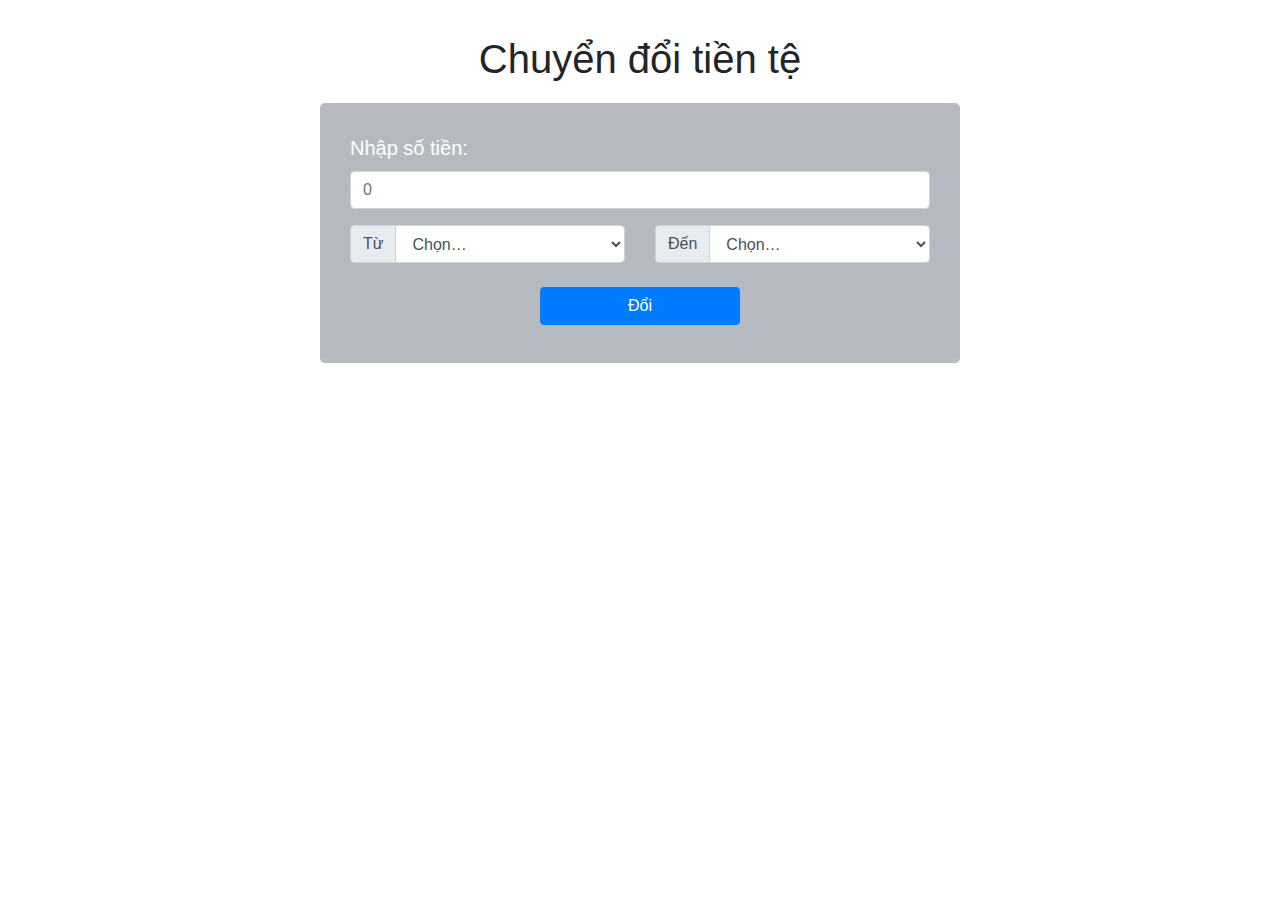
<file: WEEK2_JS/3/index.html>
<!DOCTYPE html>
<html lang="en">

<head>
    <meta charset="UTF-8">

    <title>Chuyển đổi tiền tệ</title>
    <link rel="stylesheet" href="https://maxcdn.bootstrapcdn.com/bootstrap/4.5.2/css/bootstrap.min.css">
    <link rel="stylesheet" href="main.css">
</head>

<body>
    <h1 class="heading text-center display-2">
        Chuyển đổi tiền tệ</h1>
    <div class="container">

        <div class="main">

            <div class="form-group">
                <label for="oamount">
                    Nhập số tiền:
                </label>
                <input type="number" 
                oninput="this.value = this.value.replace(/[^0-9.]/g, '').replace(/(\..*?)\..*/g, '$1').replace(/^0[^.]/, '0');"
                class="form-control searchBox" placeholder="0" id="oamount">
            </div>

            <div class="row">
                <div class="col-sm-6">
                    <div class="input-group mb-3">
                        <div class="input-group-prepend">
                            <span class="input-group-text">Từ</span>
                        </div>
                        <select class="form-control from" id="sel1">
                            <option value="">Chọn…</option>
                            <option value="0">VND</option>
                            <option value="1">USD</option>
                            <option value="2">JPY</option>
                        </select>
                    </div>
                </div>

                <div class="col-sm-6">
                    <div class="input-group mb-3">
                        <div class="input-group-prepend">
                            <span class="input-group-text">Đến</span>
                        </div>
                        <select class="form-control to" id="sel2">
                            <option value=""> Chọn…</option>
                            <option value="0">VND</option>
                            <option value="1">USD</option>
                            <option value="2">JPY</option>
                        </select>
                    </div>
                </div>
            </div>

            <div class="text-center">
                <button class="btn btn-primary convert m-2" type="submit" ;">
                    Đổi
                </button>
            </div>

        </div>

        <div id="finalAmount" class="text-center">
                <span class="finalValue" style="color:black; font-size: 30px;">
                </span>
        </div>
    </div>
    <script src="main.js"></script>
</body>

</html>
</file>
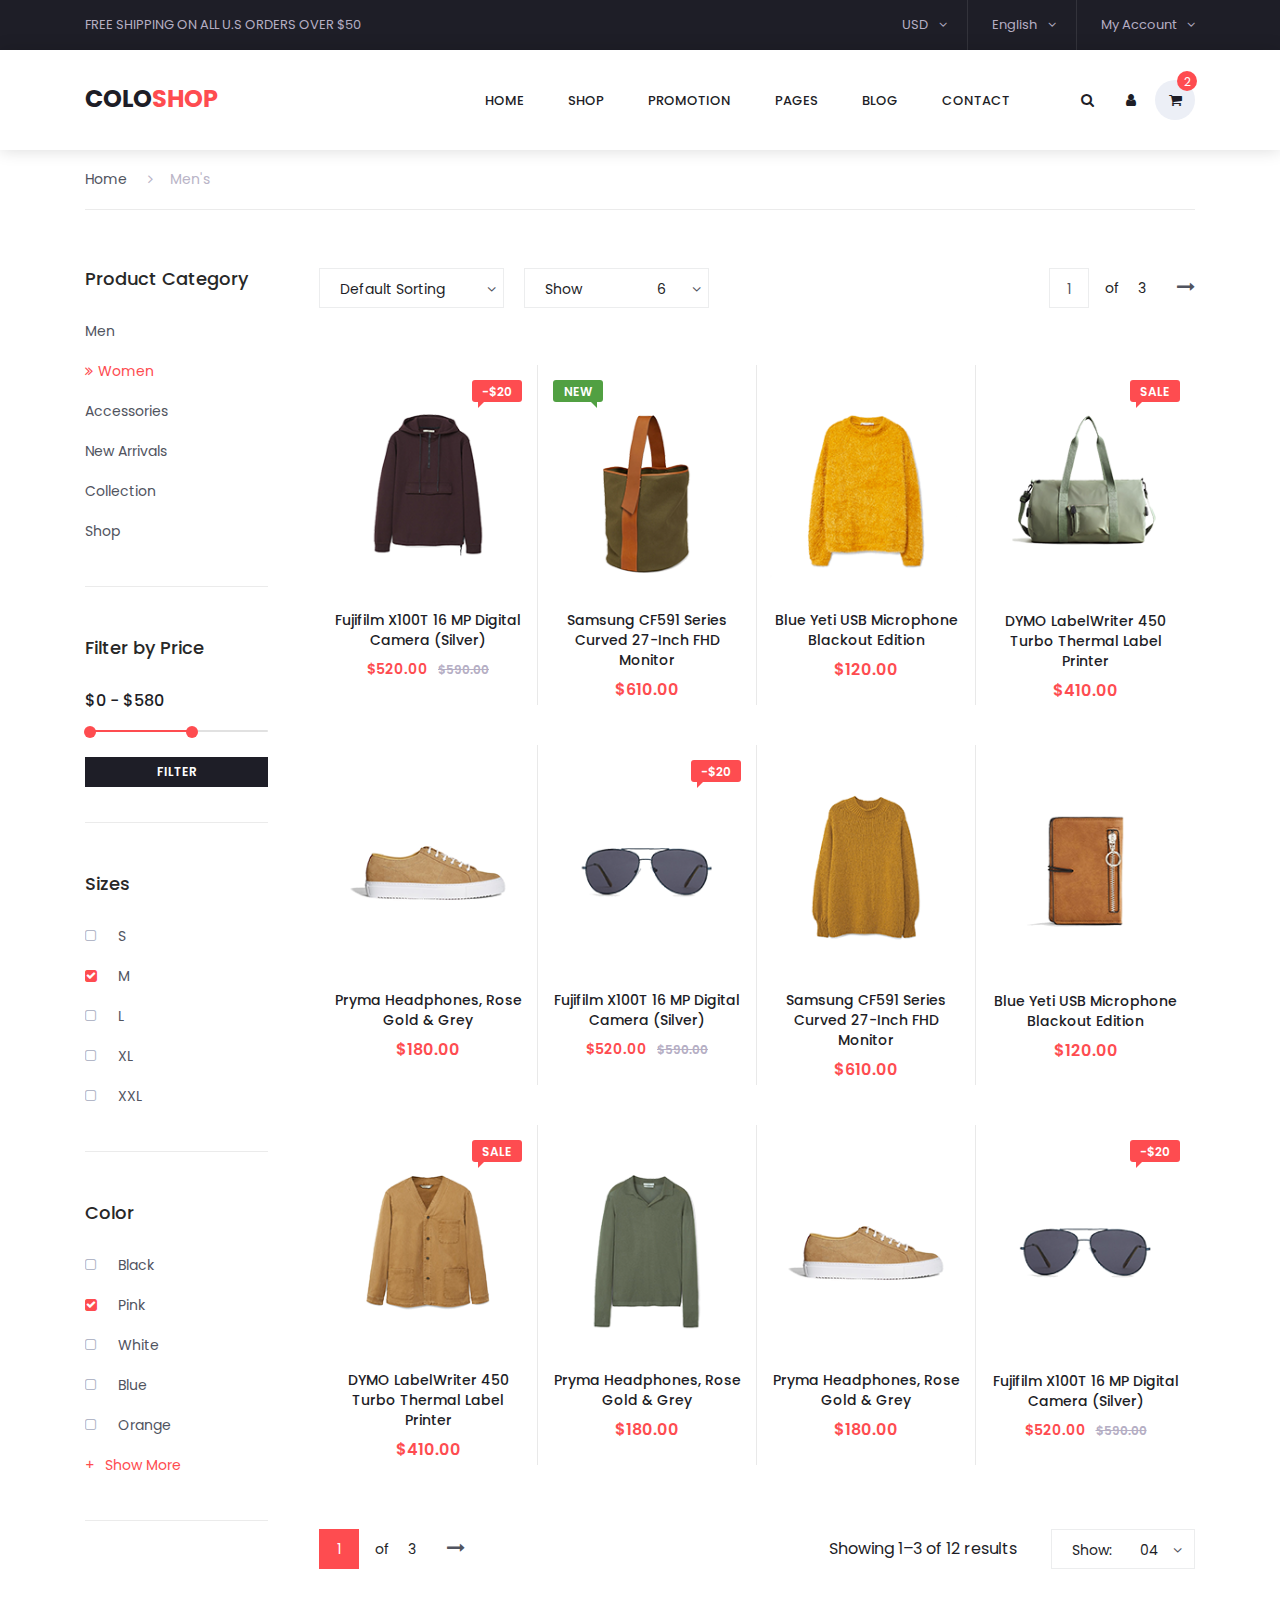
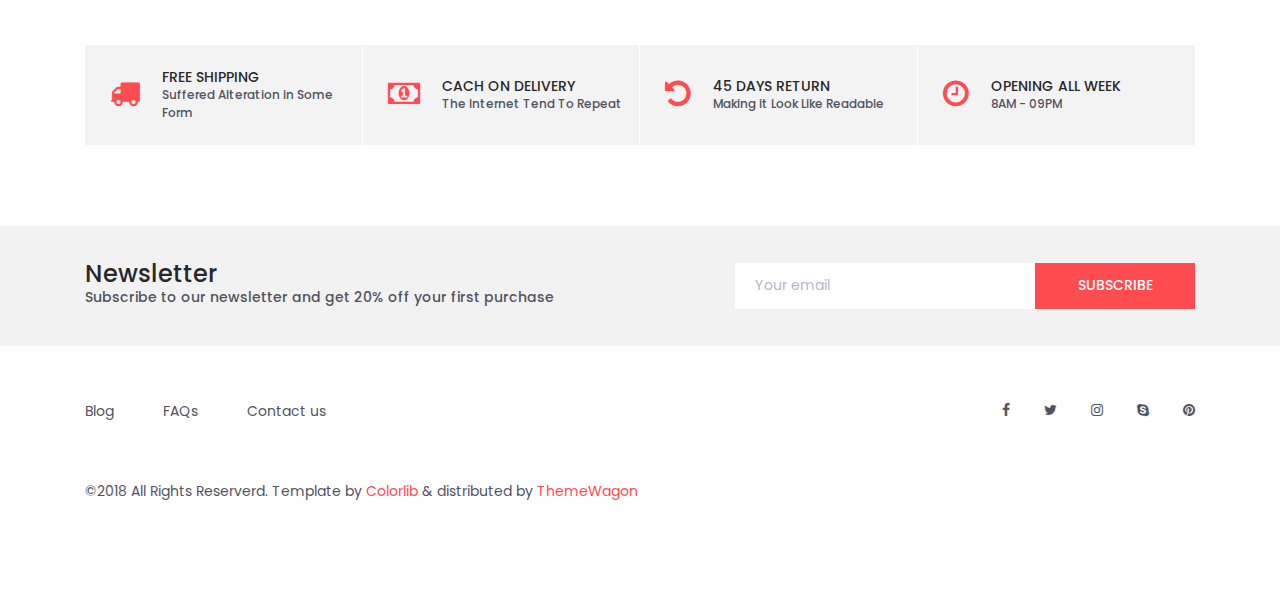
<file: thuongmaidientu/src/categories.html>
<!DOCTYPE html>
<html lang="en">
<head>
<title>Colo Shop Categories</title>
<meta charset="utf-8">
<meta http-equiv="X-UA-Compatible" content="IE=edge">
<meta name="description" content="Colo Shop Template">
<meta name="viewport" content="width=device-width, initial-scale=1">
<link rel="stylesheet" type="text/css" href="styles/bootstrap4/bootstrap.min.css">
<link href="plugins/font-awesome-4.7.0/css/font-awesome.min.css" rel="stylesheet" type="text/css">
<link rel="stylesheet" type="text/css" href="plugins/OwlCarousel2-2.2.1/owl.carousel.css">
<link rel="stylesheet" type="text/css" href="plugins/OwlCarousel2-2.2.1/owl.theme.default.css">
<link rel="stylesheet" type="text/css" href="plugins/OwlCarousel2-2.2.1/animate.css">
<link rel="stylesheet" type="text/css" href="plugins/jquery-ui-1.12.1.custom/jquery-ui.css">
<link rel="stylesheet" type="text/css" href="styles/categories_styles.css">
<link rel="stylesheet" type="text/css" href="styles/categories_responsive.css">
</head>

<body>

<div class="super_container">

	<!-- Header -->

	<header class="header trans_300">

		<!-- Top Navigation -->

		<div class="top_nav">
			<div class="container">
				<div class="row">
					<div class="col-md-6">
						<div class="top_nav_left">free shipping on all u.s orders over $50</div>
					</div>
					<div class="col-md-6 text-right">
						<div class="top_nav_right">
							<ul class="top_nav_menu">

								<!-- Currency / Language / My Account -->

								<li class="currency">
									<a href="#">
										usd
										<i class="fa fa-angle-down"></i>
									</a>
									<ul class="currency_selection">
										<li><a href="#">cad</a></li>
										<li><a href="#">aud</a></li>
										<li><a href="#">eur</a></li>
										<li><a href="#">gbp</a></li>
									</ul>
								</li>
								<li class="language">
									<a href="#">
										English
										<i class="fa fa-angle-down"></i>
									</a>
									<ul class="language_selection">
										<li><a href="#">French</a></li>
										<li><a href="#">Italian</a></li>
										<li><a href="#">German</a></li>
										<li><a href="#">Spanish</a></li>
									</ul>
								</li>
								<li class="account">
									<a href="#">
										My Account
										<i class="fa fa-angle-down"></i>
									</a>
									<ul class="account_selection">
										<li><a href="#"><i class="fa fa-sign-in" aria-hidden="true"></i>Sign In</a></li>
										<li><a href="#"><i class="fa fa-user-plus" aria-hidden="true"></i>Register</a></li>
									</ul>
								</li>
							</ul>
						</div>
					</div>
				</div>
			</div>
		</div>

		<!-- Main Navigation -->

		<div class="main_nav_container">
			<div class="container">
				<div class="row">
					<div class="col-lg-12 text-right">
						<div class="logo_container">
							<a href="#">colo<span>shop</span></a>
						</div>
						<nav class="navbar">
							<ul class="navbar_menu">
								<li><a href="index.html">home</a></li>
								<li><a href="#">shop</a></li>
								<li><a href="#">promotion</a></li>
								<li><a href="#">pages</a></li>
								<li><a href="#">blog</a></li>
								<li><a href="contact.html">contact</a></li>
							</ul>
							<ul class="navbar_user">
								<li><a href="#"><i class="fa fa-search" aria-hidden="true"></i></a></li>
								<li><a href="#"><i class="fa fa-user" aria-hidden="true"></i></a></li>
								<li class="checkout">
									<a href="#">
										<i class="fa fa-shopping-cart" aria-hidden="true"></i>
										<span id="checkout_items" class="checkout_items">2</span>
									</a>
								</li>
							</ul>
							<div class="hamburger_container">
								<i class="fa fa-bars" aria-hidden="true"></i>
							</div>
						</nav>
					</div>
				</div>
			</div>
		</div>

	</header>

	<div class="fs_menu_overlay"></div>

	<!-- Hamburger Menu -->

	<div class="hamburger_menu">
		<div class="hamburger_close"><i class="fa fa-times" aria-hidden="true"></i></div>
		<div class="hamburger_menu_content text-right">
			<ul class="menu_top_nav">
				<li class="menu_item has-children">
					<a href="#">
						usd
						<i class="fa fa-angle-down"></i>
					</a>
					<ul class="menu_selection">
						<li><a href="#">cad</a></li>
						<li><a href="#">aud</a></li>
						<li><a href="#">eur</a></li>
						<li><a href="#">gbp</a></li>
					</ul>
				</li>
				<li class="menu_item has-children">
					<a href="#">
						English
						<i class="fa fa-angle-down"></i>
					</a>
					<ul class="menu_selection">
						<li><a href="#">French</a></li>
						<li><a href="#">Italian</a></li>
						<li><a href="#">German</a></li>
						<li><a href="#">Spanish</a></li>
					</ul>
				</li>
				<li class="menu_item has-children">
					<a href="#">
						My Account
						<i class="fa fa-angle-down"></i>
					</a>
					<ul class="menu_selection">
						<li><a href="#"><i class="fa fa-sign-in" aria-hidden="true"></i>Sign In</a></li>
						<li><a href="#"><i class="fa fa-user-plus" aria-hidden="true"></i>Register</a></li>
					</ul>
				</li>
				<li class="menu_item"><a href="#">home</a></li>
				<li class="menu_item"><a href="#">shop</a></li>
				<li class="menu_item"><a href="#">promotion</a></li>
				<li class="menu_item"><a href="#">pages</a></li>
				<li class="menu_item"><a href="#">blog</a></li>
				<li class="menu_item"><a href="#">contact</a></li>
			</ul>
		</div>
	</div>

	<div class="container product_section_container">
		<div class="row">
			<div class="col product_section clearfix">

				<!-- Breadcrumbs -->

				<div class="breadcrumbs d-flex flex-row align-items-center">
					<ul>
						<li><a href="index.html">Home</a></li>
						<li class="active"><a href="index.html"><i class="fa fa-angle-right" aria-hidden="true"></i>Men's</a></li>
					</ul>
				</div>

				<!-- Sidebar -->

				<div class="sidebar">
					<div class="sidebar_section">
						<div class="sidebar_title">
							<h5>Product Category</h5>
						</div>
						<ul class="sidebar_categories">
							<li><a href="#">Men</a></li>
							<li class="active"><a href="#"><span><i class="fa fa-angle-double-right" aria-hidden="true"></i></span>Women</a></li>
							<li><a href="#">Accessories</a></li>
							<li><a href="#">New Arrivals</a></li>
							<li><a href="#">Collection</a></li>
							<li><a href="#">Shop</a></li>
						</ul>
					</div>

					<!-- Price Range Filtering -->
					<div class="sidebar_section">
						<div class="sidebar_title">
							<h5>Filter by Price</h5>
						</div>
						<p>
							<input type="text" id="amount" readonly style="border:0; color:#f6931f; font-weight:bold;">
						</p>
						<div id="slider-range"></div>
						<div class="filter_button"><span>filter</span></div>
					</div>

					<!-- Sizes -->
					<div class="sidebar_section">
						<div class="sidebar_title">
							<h5>Sizes</h5>
						</div>
						<ul class="checkboxes">
							<li><i class="fa fa-square-o" aria-hidden="true"></i><span>S</span></li>
							<li class="active"><i class="fa fa-square" aria-hidden="true"></i><span>M</span></li>
							<li><i class="fa fa-square-o" aria-hidden="true"></i><span>L</span></li>
							<li><i class="fa fa-square-o" aria-hidden="true"></i><span>XL</span></li>
							<li><i class="fa fa-square-o" aria-hidden="true"></i><span>XXL</span></li>
						</ul>
					</div>

					<!-- Color -->
					<div class="sidebar_section">
						<div class="sidebar_title">
							<h5>Color</h5>
						</div>
						<ul class="checkboxes">
							<li><i class="fa fa-square-o" aria-hidden="true"></i><span>Black</span></li>
							<li class="active"><i class="fa fa-square" aria-hidden="true"></i><span>Pink</span></li>
							<li><i class="fa fa-square-o" aria-hidden="true"></i><span>White</span></li>
							<li><i class="fa fa-square-o" aria-hidden="true"></i><span>Blue</span></li>
							<li><i class="fa fa-square-o" aria-hidden="true"></i><span>Orange</span></li>
							<li><i class="fa fa-square-o" aria-hidden="true"></i><span>White</span></li>
							<li><i class="fa fa-square-o" aria-hidden="true"></i><span>Blue</span></li>
							<li><i class="fa fa-square-o" aria-hidden="true"></i><span>Orange</span></li>
							<li><i class="fa fa-square-o" aria-hidden="true"></i><span>White</span></li>
							<li><i class="fa fa-square-o" aria-hidden="true"></i><span>Blue</span></li>
							<li><i class="fa fa-square-o" aria-hidden="true"></i><span>Orange</span></li>
						</ul>
						<div class="show_more">
							<span><span>+</span>Show More</span>
						</div>
					</div>

				</div>

				<!-- Main Content -->

				<div class="main_content">

					<!-- Products -->

					<div class="products_iso">
						<div class="row">
							<div class="col">

								<!-- Product Sorting -->

								<div class="product_sorting_container product_sorting_container_top">
									<ul class="product_sorting">
										<li>
											<span class="type_sorting_text">Default Sorting</span>
											<i class="fa fa-angle-down"></i>
											<ul class="sorting_type">
												<li class="type_sorting_btn" data-isotope-option='{ "sortBy": "original-order" }'><span>Default Sorting</span></li>
												<li class="type_sorting_btn" data-isotope-option='{ "sortBy": "price" }'><span>Price</span></li>
												<li class="type_sorting_btn" data-isotope-option='{ "sortBy": "name" }'><span>Product Name</span></li>
											</ul>
										</li>
										<li>
											<span>Show</span>
											<span class="num_sorting_text">6</span>
											<i class="fa fa-angle-down"></i>
											<ul class="sorting_num">
												<li class="num_sorting_btn"><span>6</span></li>
												<li class="num_sorting_btn"><span>12</span></li>
												<li class="num_sorting_btn"><span>24</span></li>
											</ul>
										</li>
									</ul>
									<div class="pages d-flex flex-row align-items-center">
										<div class="page_current">
											<span>1</span>
											<ul class="page_selection">
												<li><a href="#">1</a></li>
												<li><a href="#">2</a></li>
												<li><a href="#">3</a></li>
											</ul>
										</div>
										<div class="page_total"><span>of</span> 3</div>
										<div id="next_page" class="page_next"><a href="#"><i class="fa fa-long-arrow-right" aria-hidden="true"></i></a></div>
									</div>

								</div>

								<!-- Product Grid -->

								<div class="product-grid">

									<!-- Product 1 -->

									<div class="product-item men">
										<div class="product discount product_filter">
											<div class="product_image">
												<img src="images/product_1.png" alt="">
											</div>
											<div class="favorite favorite_left"></div>
											<div class="product_bubble product_bubble_right product_bubble_red d-flex flex-column align-items-center"><span>-$20</span></div>
											<div class="product_info">
												<h6 class="product_name"><a href="single.html">Fujifilm X100T 16 MP Digital Camera (Silver)</a></h6>
												<div class="product_price">$520.00<span>$590.00</span></div>
											</div>
										</div>
										<div class="red_button add_to_cart_button"><a href="#">add to cart</a></div>
									</div>

									<!-- Product 2 -->

									<div class="product-item women">
										<div class="product product_filter">
											<div class="product_image">
												<img src="images/product_2.png" alt="">
											</div>
											<div class="favorite"></div>
											<div class="product_bubble product_bubble_left product_bubble_green d-flex flex-column align-items-center"><span>new</span></div>
											<div class="product_info">
												<h6 class="product_name"><a href="single.html">Samsung CF591 Series Curved 27-Inch FHD Monitor</a></h6>
												<div class="product_price">$610.00</div>
											</div>
										</div>
										<div class="red_button add_to_cart_button"><a href="#">add to cart</a></div>
									</div>

									<!-- Product 3 -->

									<div class="product-item women">
										<div class="product product_filter">
											<div class="product_image">
												<img src="images/product_3.png" alt="">
											</div>
											<div class="favorite"></div>
											<div class="product_info">
												<h6 class="product_name"><a href="single.html">Blue Yeti USB Microphone Blackout Edition</a></h6>
												<div class="product_price">$120.00</div>
											</div>
										</div>
										<div class="red_button add_to_cart_button"><a href="#">add to cart</a></div>
									</div>

									<!-- Product 4 -->

									<div class="product-item accessories">
										<div class="product product_filter">
											<div class="product_image">
												<img src="images/product_4.png" alt="">
											</div>
											<div class="product_bubble product_bubble_right product_bubble_red d-flex flex-column align-items-center"><span>sale</span></div>
											<div class="favorite favorite_left"></div>
											<div class="product_info">
												<h6 class="product_name"><a href="single.html">DYMO LabelWriter 450 Turbo Thermal Label Printer</a></h6>
												<div class="product_price">$410.00</div>
											</div>
										</div>
										<div class="red_button add_to_cart_button"><a href="#">add to cart</a></div>
									</div>

									<!-- Product 5 -->

									<div class="product-item women men">
										<div class="product product_filter">
											<div class="product_image">
												<img src="images/product_5.png" alt="">
											</div>
											<div class="favorite"></div>
											<div class="product_info">
												<h6 class="product_name"><a href="single.html">Pryma Headphones, Rose Gold & Grey</a></h6>
												<div class="product_price">$180.00</div>
											</div>
										</div>
										<div class="red_button add_to_cart_button"><a href="#">add to cart</a></div>
									</div>

									<!-- Product 6 -->

									<div class="product-item accessories">
										<div class="product discount product_filter">
											<div class="product_image">
												<img src="images/product_6.png" alt="">
											</div>
											<div class="favorite favorite_left"></div>
											<div class="product_bubble product_bubble_right product_bubble_red d-flex flex-column align-items-center"><span>-$20</span></div>
											<div class="product_info">
												<h6 class="product_name"><a href="single.html">Fujifilm X100T 16 MP Digital Camera (Silver)</a></h6>
												<div class="product_price">$520.00<span>$590.00</span></div>
											</div>
										</div>
										<div class="red_button add_to_cart_button"><a href="#">add to cart</a></div>
									</div>

									<!-- Product 7 -->

									<div class="product-item women">
										<div class="product product_filter">
											<div class="product_image">
												<img src="images/product_7.png" alt="">
											</div>
											<div class="favorite"></div>
											<div class="product_info">
												<h6 class="product_name"><a href="single.html">Samsung CF591 Series Curved 27-Inch FHD Monitor</a></h6>
												<div class="product_price">$610.00</div>
											</div>
										</div>
										<div class="red_button add_to_cart_button"><a href="#">add to cart</a></div>
									</div>

									<!-- Product 8 -->

									<div class="product-item accessories">
										<div class="product product_filter">
											<div class="product_image">
												<img src="images/product_8.png" alt="">
											</div>
											<div class="favorite"></div>
											<div class="product_info">
												<h6 class="product_name"><a href="single.html">Blue Yeti USB Microphone Blackout Edition</a></h6>
												<div class="product_price">$120.00</div>
											</div>
										</div>
										<div class="red_button add_to_cart_button"><a href="#">add to cart</a></div>
									</div>

									<!-- Product 9 -->

									<div class="product-item men">
										<div class="product product_filter">
											<div class="product_image">
												<img src="images/product_9.png" alt="">
											</div>
											<div class="product_bubble product_bubble_right product_bubble_red d-flex flex-column align-items-center"><span>sale</span></div>
											<div class="favorite favorite_left"></div>
											<div class="product_info">
												<h6 class="product_name"><a href="single.html">DYMO LabelWriter 450 Turbo Thermal Label Printer</a></h6>
												<div class="product_price">$410.00</div>
											</div>
										</div>
										<div class="red_button add_to_cart_button"><a href="#">add to cart</a></div>
									</div>

									<!-- Product 10 -->

									<div class="product-item men">
										<div class="product product_filter">
											<div class="product_image">
												<img src="images/product_10.png" alt="">
											</div>
											<div class="favorite"></div>
											<div class="product_info">
												<h6 class="product_name"><a href="single.html">Pryma Headphones, Rose Gold & Grey</a></h6>
												<div class="product_price">$180.00</div>
											</div>
										</div>
										<div class="red_button add_to_cart_button"><a href="#">add to cart</a></div>
									</div>

									<!-- Product 11 -->

									<div class="product-item women men">
										<div class="product product_filter">
											<div class="product_image">
												<img src="images/product_5.png" alt="">
											</div>
											<div class="favorite"></div>
											<div class="product_info">
												<h6 class="product_name"><a href="single.html">Pryma Headphones, Rose Gold & Grey</a></h6>
												<div class="product_price">$180.00</div>
											</div>
										</div>
										<div class="red_button add_to_cart_button"><a href="#">add to cart</a></div>
									</div>

									<!-- Product 12 -->

									<div class="product-item accessories">
										<div class="product discount product_filter">
											<div class="product_image">
												<img src="images/product_6.png" alt="">
											</div>
											<div class="favorite favorite_left"></div>
											<div class="product_bubble product_bubble_right product_bubble_red d-flex flex-column align-items-center"><span>-$20</span></div>
											<div class="product_info">
												<h6 class="product_name"><a href="single.html">Fujifilm X100T 16 MP Digital Camera (Silver)</a></h6>
												<div class="product_price">$520.00<span>$590.00</span></div>
											</div>
										</div>
										<div class="red_button add_to_cart_button"><a href="#">add to cart</a></div>
									</div>
								</div>

								<!-- Product Sorting -->

								<div class="product_sorting_container product_sorting_container_bottom clearfix">
									<ul class="product_sorting">
										<li>
											<span>Show:</span>
											<span class="num_sorting_text">04</span>
											<i class="fa fa-angle-down"></i>
											<ul class="sorting_num">
												<li class="num_sorting_btn"><span>01</span></li>
												<li class="num_sorting_btn"><span>02</span></li>
												<li class="num_sorting_btn"><span>03</span></li>
												<li class="num_sorting_btn"><span>04</span></li>
											</ul>
										</li>
									</ul>
									<span class="showing_results">Showing 1–3 of 12 results</span>
									<div class="pages d-flex flex-row align-items-center">
										<div class="page_current">
											<span>1</span>
											<ul class="page_selection">
												<li><a href="#">1</a></li>
												<li><a href="#">2</a></li>
												<li><a href="#">3</a></li>
											</ul>
										</div>
										<div class="page_total"><span>of</span> 3</div>
										<div id="next_page_1" class="page_next"><a href="#"><i class="fa fa-long-arrow-right" aria-hidden="true"></i></a></div>
									</div>

								</div>

							</div>
						</div>
					</div>
				</div>
			</div>
		</div>
	</div>

	<!-- Benefit -->

	<div class="benefit">
		<div class="container">
			<div class="row benefit_row">
				<div class="col-lg-3 benefit_col">
					<div class="benefit_item d-flex flex-row align-items-center">
						<div class="benefit_icon"><i class="fa fa-truck" aria-hidden="true"></i></div>
						<div class="benefit_content">
							<h6>free shipping</h6>
							<p>Suffered Alteration in Some Form</p>
						</div>
					</div>
				</div>
				<div class="col-lg-3 benefit_col">
					<div class="benefit_item d-flex flex-row align-items-center">
						<div class="benefit_icon"><i class="fa fa-money" aria-hidden="true"></i></div>
						<div class="benefit_content">
							<h6>cach on delivery</h6>
							<p>The Internet Tend To Repeat</p>
						</div>
					</div>
				</div>
				<div class="col-lg-3 benefit_col">
					<div class="benefit_item d-flex flex-row align-items-center">
						<div class="benefit_icon"><i class="fa fa-undo" aria-hidden="true"></i></div>
						<div class="benefit_content">
							<h6>45 days return</h6>
							<p>Making it Look Like Readable</p>
						</div>
					</div>
				</div>
				<div class="col-lg-3 benefit_col">
					<div class="benefit_item d-flex flex-row align-items-center">
						<div class="benefit_icon"><i class="fa fa-clock-o" aria-hidden="true"></i></div>
						<div class="benefit_content">
							<h6>opening all week</h6>
							<p>8AM - 09PM</p>
						</div>
					</div>
				</div>
			</div>
		</div>
	</div>

	<!-- Newsletter -->

	<div class="newsletter">
		<div class="container">
			<div class="row">
				<div class="col-lg-6">
					<div class="newsletter_text d-flex flex-column justify-content-center align-items-lg-start align-items-md-center text-center">
						<h4>Newsletter</h4>
						<p>Subscribe to our newsletter and get 20% off your first purchase</p>
					</div>
				</div>
				<div class="col-lg-6">
					<div class="newsletter_form d-flex flex-md-row flex-column flex-xs-column align-items-center justify-content-lg-end justify-content-center">
						<input id="newsletter_email" type="email" placeholder="Your email" required="required" data-error="Valid email is required.">
						<button id="newsletter_submit" type="submit" class="newsletter_submit_btn trans_300" value="Submit">subscribe</button>
					</div>
				</div>
			</div>
		</div>
	</div>

	<!-- Footer -->

	<footer class="footer">
		<div class="container">
			<div class="row">
				<div class="col-lg-6">
					<div class="footer_nav_container d-flex flex-sm-row flex-column align-items-center justify-content-lg-start justify-content-center text-center">
						<ul class="footer_nav">
							<li><a href="#">Blog</a></li>
							<li><a href="#">FAQs</a></li>
							<li><a href="contact.html">Contact us</a></li>
						</ul>
					</div>
				</div>
				<div class="col-lg-6">
					<div class="footer_social d-flex flex-row align-items-center justify-content-lg-end justify-content-center">
						<ul>
							<li><a href="#"><i class="fa fa-facebook" aria-hidden="true"></i></a></li>
							<li><a href="#"><i class="fa fa-twitter" aria-hidden="true"></i></a></li>
							<li><a href="#"><i class="fa fa-instagram" aria-hidden="true"></i></a></li>
							<li><a href="#"><i class="fa fa-skype" aria-hidden="true"></i></a></li>
							<li><a href="#"><i class="fa fa-pinterest" aria-hidden="true"></i></a></li>
						</ul>
					</div>
				</div>
			</div>
			<div class="row">
				<div class="col-lg-12">
					<div class="footer_nav_container">
						<div class="cr">©2018 All Rights Reserverd. Template by <a href="#">Colorlib</a> &amp; distributed by <a href="https://themewagon.com">ThemeWagon</a></div>
					</div>
				</div>
			</div>
		</div>
	</footer>

</div>

<script src="js/jquery-3.2.1.min.js"></script>
<script src="styles/bootstrap4/popper.js"></script>
<script src="styles/bootstrap4/bootstrap.min.js"></script>
<script src="plugins/Isotope/isotope.pkgd.min.js"></script>
<script src="plugins/OwlCarousel2-2.2.1/owl.carousel.js"></script>
<script src="plugins/easing/easing.js"></script>
<script src="plugins/jquery-ui-1.12.1.custom/jquery-ui.js"></script>
<script src="js/categories_custom.js"></script>
</body>

</html>
</file>
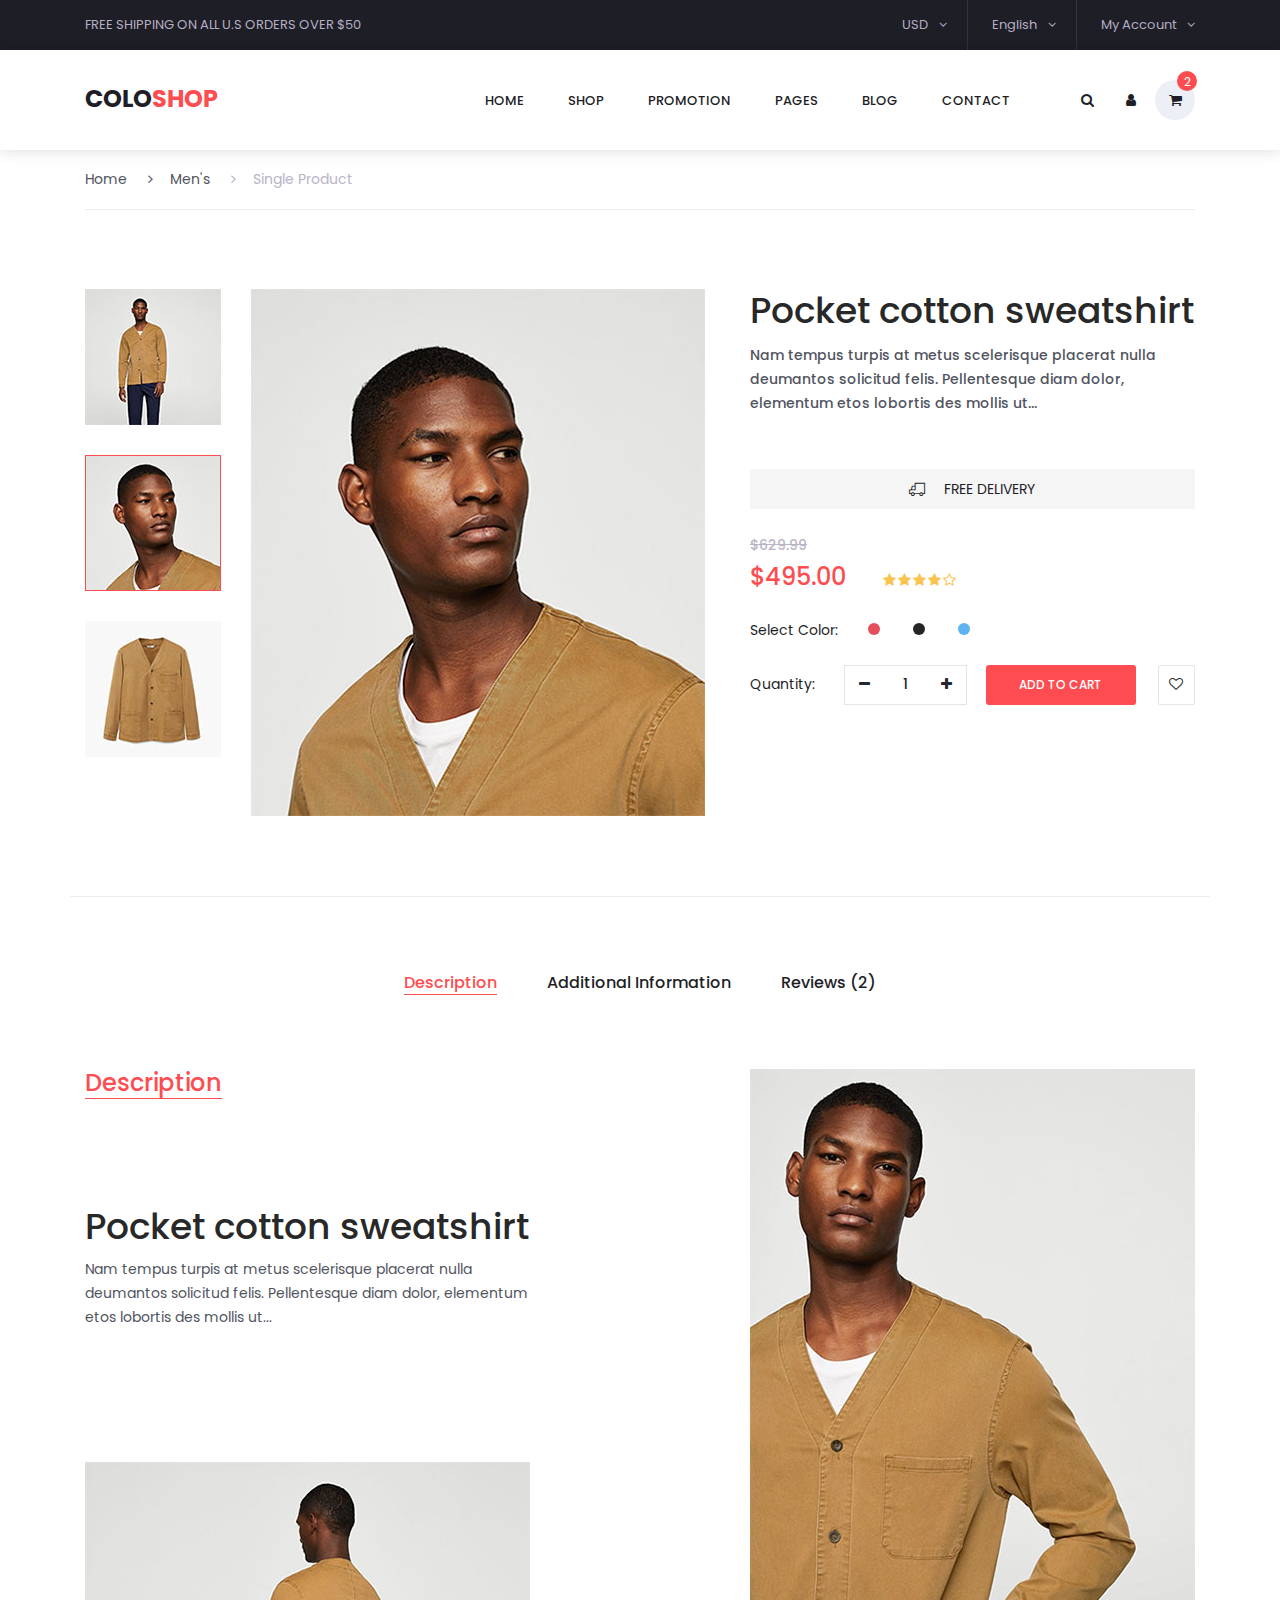
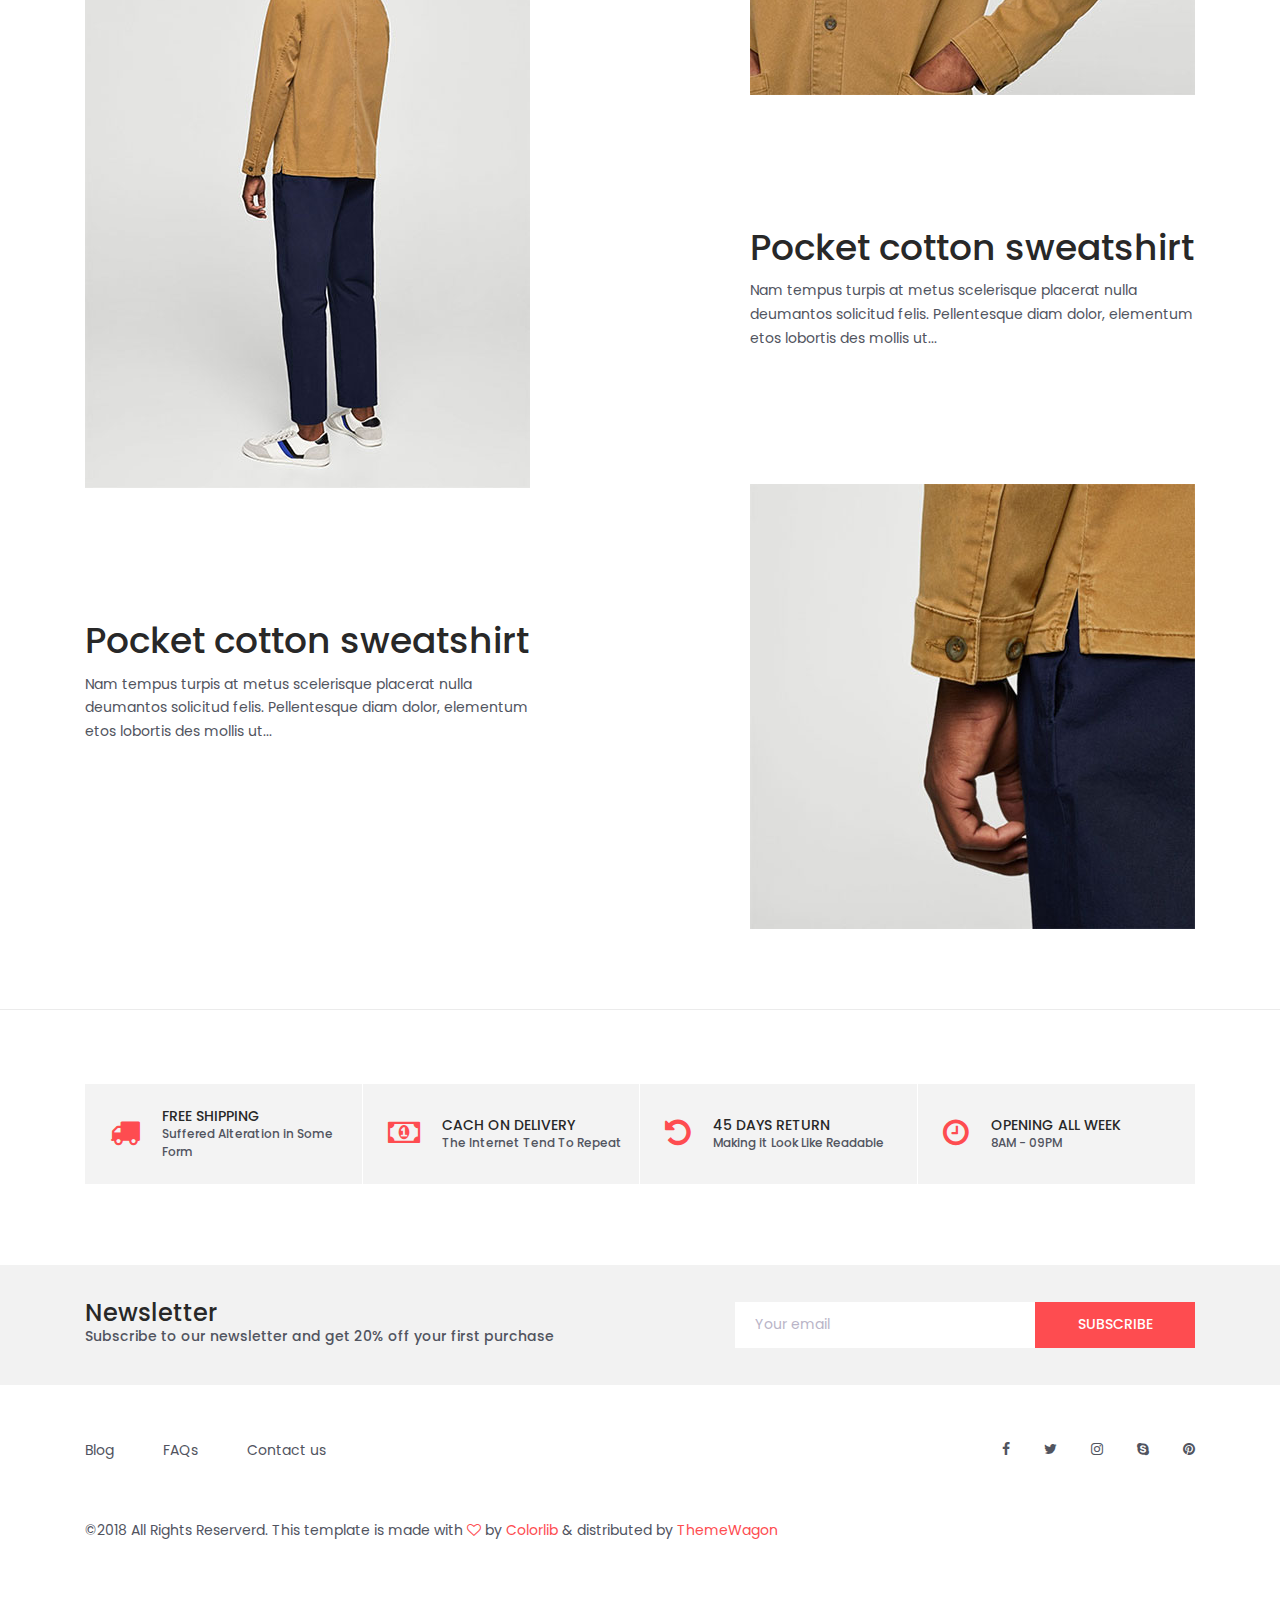
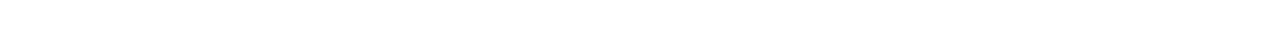
<file: thuongmaidientu/src/single.html>
<!DOCTYPE html>
<html lang="en">
<head>
<title>Single Product</title>
<meta charset="utf-8">
<meta http-equiv="X-UA-Compatible" content="IE=edge">
<meta name="description" content="Colo Shop Template">
<meta name="viewport" content="width=device-width, initial-scale=1">
<link rel="stylesheet" type="text/css" href="styles/bootstrap4/bootstrap.min.css">
<link href="plugins/font-awesome-4.7.0/css/font-awesome.min.css" rel="stylesheet" type="text/css">
<link rel="stylesheet" type="text/css" href="plugins/OwlCarousel2-2.2.1/owl.carousel.css">
<link rel="stylesheet" type="text/css" href="plugins/OwlCarousel2-2.2.1/owl.theme.default.css">
<link rel="stylesheet" type="text/css" href="plugins/OwlCarousel2-2.2.1/animate.css">
<link rel="stylesheet" href="plugins/themify-icons/themify-icons.css">
<link rel="stylesheet" type="text/css" href="plugins/jquery-ui-1.12.1.custom/jquery-ui.css">
<link rel="stylesheet" type="text/css" href="styles/single_styles.css">
<link rel="stylesheet" type="text/css" href="styles/single_responsive.css">
</head>

<body>

<div class="super_container">

	<!-- Header -->

	<header class="header trans_300">

		<!-- Top Navigation -->

		<div class="top_nav">
			<div class="container">
				<div class="row">
					<div class="col-md-6">
						<div class="top_nav_left">free shipping on all u.s orders over $50</div>
					</div>
					<div class="col-md-6 text-right">
						<div class="top_nav_right">
							<ul class="top_nav_menu">

								<!-- Currency / Language / My Account -->

								<li class="currency">
									<a href="#">
										usd
										<i class="fa fa-angle-down"></i>
									</a>
									<ul class="currency_selection">
										<li><a href="#">cad</a></li>
										<li><a href="#">aud</a></li>
										<li><a href="#">eur</a></li>
										<li><a href="#">gbp</a></li>
									</ul>
								</li>
								<li class="language">
									<a href="#">
										English
										<i class="fa fa-angle-down"></i>
									</a>
									<ul class="language_selection">
										<li><a href="#">French</a></li>
										<li><a href="#">Italian</a></li>
										<li><a href="#">German</a></li>
										<li><a href="#">Spanish</a></li>
									</ul>
								</li>
								<li class="account">
									<a href="#">
										My Account
										<i class="fa fa-angle-down"></i>
									</a>
									<ul class="account_selection">
										<li><a href="#"><i class="fa fa-sign-in" aria-hidden="true"></i>Sign In</a></li>
										<li><a href="#"><i class="fa fa-user-plus" aria-hidden="true"></i>Register</a></li>
									</ul>
								</li>
							</ul>
						</div>
					</div>
				</div>
			</div>
		</div>

		<!-- Main Navigation -->

		<div class="main_nav_container">
			<div class="container">
				<div class="row">
					<div class="col-lg-12 text-right">
						<div class="logo_container">
							<a href="#">colo<span>shop</span></a>
						</div>
						<nav class="navbar">
							<ul class="navbar_menu">
								<li><a href="index.html">home</a></li>
								<li><a href="#">shop</a></li>
								<li><a href="#">promotion</a></li>
								<li><a href="#">pages</a></li>
								<li><a href="#">blog</a></li>
								<li><a href="contact.html">contact</a></li>
							</ul>
							<ul class="navbar_user">
								<li><a href="#"><i class="fa fa-search" aria-hidden="true"></i></a></li>
								<li><a href="#"><i class="fa fa-user" aria-hidden="true"></i></a></li>
								<li class="checkout">
									<a href="#">
										<i class="fa fa-shopping-cart" aria-hidden="true"></i>
										<span id="checkout_items" class="checkout_items">2</span>
									</a>
								</li>
							</ul>
							<div class="hamburger_container">
								<i class="fa fa-bars" aria-hidden="true"></i>
							</div>
						</nav>
					</div>
				</div>
			</div>
		</div>

	</header>

	<div class="fs_menu_overlay"></div>

	<!-- Hamburger Menu -->

	<div class="hamburger_menu">
		<div class="hamburger_close"><i class="fa fa-times" aria-hidden="true"></i></div>
		<div class="hamburger_menu_content text-right">
			<ul class="menu_top_nav">
				<li class="menu_item has-children">
					<a href="#">
						usd
						<i class="fa fa-angle-down"></i>
					</a>
					<ul class="menu_selection">
						<li><a href="#">cad</a></li>
						<li><a href="#">aud</a></li>
						<li><a href="#">eur</a></li>
						<li><a href="#">gbp</a></li>
					</ul>
				</li>
				<li class="menu_item has-children">
					<a href="#">
						English
						<i class="fa fa-angle-down"></i>
					</a>
					<ul class="menu_selection">
						<li><a href="#">French</a></li>
						<li><a href="#">Italian</a></li>
						<li><a href="#">German</a></li>
						<li><a href="#">Spanish</a></li>
					</ul>
				</li>
				<li class="menu_item has-children">
					<a href="#">
						My Account
						<i class="fa fa-angle-down"></i>
					</a>
					<ul class="menu_selection">
						<li><a href="#"><i class="fa fa-sign-in" aria-hidden="true"></i>Sign In</a></li>
						<li><a href="#"><i class="fa fa-user-plus" aria-hidden="true"></i>Register</a></li>
					</ul>
				</li>
				<li class="menu_item"><a href="#">home</a></li>
				<li class="menu_item"><a href="#">shop</a></li>
				<li class="menu_item"><a href="#">promotion</a></li>
				<li class="menu_item"><a href="#">pages</a></li>
				<li class="menu_item"><a href="#">blog</a></li>
				<li class="menu_item"><a href="#">contact</a></li>
			</ul>
		</div>
	</div>

	<div class="container single_product_container">
		<div class="row">
			<div class="col">

				<!-- Breadcrumbs -->

				<div class="breadcrumbs d-flex flex-row align-items-center">
					<ul>
						<li><a href="index.html">Home</a></li>
						<li><a href="categories.html"><i class="fa fa-angle-right" aria-hidden="true"></i>Men's</a></li>
						<li class="active"><a href="#"><i class="fa fa-angle-right" aria-hidden="true"></i>Single Product</a></li>
					</ul>
				</div>

			</div>
		</div>

		<div class="row">
			<div class="col-lg-7">
				<div class="single_product_pics">
					<div class="row">
						<div class="col-lg-3 thumbnails_col order-lg-1 order-2">
							<div class="single_product_thumbnails">
								<ul>
									<li><img src="images/single_1_thumb.jpg" alt="" data-image="images/single_1.jpg"></li>
									<li class="active"><img src="images/single_2_thumb.jpg" alt="" data-image="images/single_2.jpg"></li>
									<li><img src="images/single_3_thumb.jpg" alt="" data-image="images/single_3.jpg"></li>
								</ul>
							</div>
						</div>
						<div class="col-lg-9 image_col order-lg-2 order-1">
							<div class="single_product_image">
								<div class="single_product_image_background" style="background-image:url(images/single_2.jpg)"></div>
							</div>
						</div>
					</div>
				</div>
			</div>
			<div class="col-lg-5">
				<div class="product_details">
					<div class="product_details_title">
						<h2>Pocket cotton sweatshirt</h2>
						<p>Nam tempus turpis at metus scelerisque placerat nulla deumantos solicitud felis. Pellentesque diam dolor, elementum etos lobortis des mollis ut...</p>
					</div>
					<div class="free_delivery d-flex flex-row align-items-center justify-content-center">
						<span class="ti-truck"></span><span>free delivery</span>
					</div>
					<div class="original_price">$629.99</div>
					<div class="product_price">$495.00</div>
					<ul class="star_rating">
						<li><i class="fa fa-star" aria-hidden="true"></i></li>
						<li><i class="fa fa-star" aria-hidden="true"></i></li>
						<li><i class="fa fa-star" aria-hidden="true"></i></li>
						<li><i class="fa fa-star" aria-hidden="true"></i></li>
						<li><i class="fa fa-star-o" aria-hidden="true"></i></li>
					</ul>
					<div class="product_color">
						<span>Select Color:</span>
						<ul>
							<li style="background: #e54e5d"></li>
							<li style="background: #252525"></li>
							<li style="background: #60b3f3"></li>
						</ul>
					</div>
					<div class="quantity d-flex flex-column flex-sm-row align-items-sm-center">
						<span>Quantity:</span>
						<div class="quantity_selector">
							<span class="minus"><i class="fa fa-minus" aria-hidden="true"></i></span>
							<span id="quantity_value">1</span>
							<span class="plus"><i class="fa fa-plus" aria-hidden="true"></i></span>
						</div>
						<div class="red_button add_to_cart_button"><a href="#">add to cart</a></div>
						<div class="product_favorite d-flex flex-column align-items-center justify-content-center"></div>
					</div>
				</div>
			</div>
		</div>

	</div>

	<!-- Tabs -->

	<div class="tabs_section_container">

		<div class="container">
			<div class="row">
				<div class="col">
					<div class="tabs_container">
						<ul class="tabs d-flex flex-sm-row flex-column align-items-left align-items-md-center justify-content-center">
							<li class="tab active" data-active-tab="tab_1"><span>Description</span></li>
							<li class="tab" data-active-tab="tab_2"><span>Additional Information</span></li>
							<li class="tab" data-active-tab="tab_3"><span>Reviews (2)</span></li>
						</ul>
					</div>
				</div>
			</div>
			<div class="row">
				<div class="col">

					<!-- Tab Description -->

					<div id="tab_1" class="tab_container active">
						<div class="row">
							<div class="col-lg-5 desc_col">
								<div class="tab_title">
									<h4>Description</h4>
								</div>
								<div class="tab_text_block">
									<h2>Pocket cotton sweatshirt</h2>
									<p>Nam tempus turpis at metus scelerisque placerat nulla deumantos solicitud felis. Pellentesque diam dolor, elementum etos lobortis des mollis ut...</p>
								</div>
								<div class="tab_image">
									<img src="images/desc_1.jpg" alt="">
								</div>
								<div class="tab_text_block">
									<h2>Pocket cotton sweatshirt</h2>
									<p>Nam tempus turpis at metus scelerisque placerat nulla deumantos solicitud felis. Pellentesque diam dolor, elementum etos lobortis des mollis ut...</p>
								</div>
							</div>
							<div class="col-lg-5 offset-lg-2 desc_col">
								<div class="tab_image">
									<img src="images/desc_2.jpg" alt="">
								</div>
								<div class="tab_text_block">
									<h2>Pocket cotton sweatshirt</h2>
									<p>Nam tempus turpis at metus scelerisque placerat nulla deumantos solicitud felis. Pellentesque diam dolor, elementum etos lobortis des mollis ut...</p>
								</div>
								<div class="tab_image desc_last">
									<img src="images/desc_3.jpg" alt="">
								</div>
							</div>
						</div>
					</div>

					<!-- Tab Additional Info -->

					<div id="tab_2" class="tab_container">
						<div class="row">
							<div class="col additional_info_col">
								<div class="tab_title additional_info_title">
									<h4>Additional Information</h4>
								</div>
								<p>COLOR:<span>Gold, Red</span></p>
								<p>SIZE:<span>L,M,XL</span></p>
							</div>
						</div>
					</div>

					<!-- Tab Reviews -->

					<div id="tab_3" class="tab_container">
						<div class="row">

							<!-- User Reviews -->

							<div class="col-lg-6 reviews_col">
								<div class="tab_title reviews_title">
									<h4>Reviews (2)</h4>
								</div>

								<!-- User Review -->

								<div class="user_review_container d-flex flex-column flex-sm-row">
									<div class="user">
										<div class="user_pic"></div>
										<div class="user_rating">
											<ul class="star_rating">
												<li><i class="fa fa-star" aria-hidden="true"></i></li>
												<li><i class="fa fa-star" aria-hidden="true"></i></li>
												<li><i class="fa fa-star" aria-hidden="true"></i></li>
												<li><i class="fa fa-star" aria-hidden="true"></i></li>
												<li><i class="fa fa-star-o" aria-hidden="true"></i></li>
											</ul>
										</div>
									</div>
									<div class="review">
										<div class="review_date">27 Aug 2016</div>
										<div class="user_name">Brandon William</div>
										<p>Lorem ipsum dolor sit amet, consectetur adipisicing elit, sed do eiusmod tempor incididunt ut labore et dolore magna aliqua.</p>
									</div>
								</div>

								<!-- User Review -->

								<div class="user_review_container d-flex flex-column flex-sm-row">
									<div class="user">
										<div class="user_pic"></div>
										<div class="user_rating">
											<ul class="star_rating">
												<li><i class="fa fa-star" aria-hidden="true"></i></li>
												<li><i class="fa fa-star" aria-hidden="true"></i></li>
												<li><i class="fa fa-star" aria-hidden="true"></i></li>
												<li><i class="fa fa-star" aria-hidden="true"></i></li>
												<li><i class="fa fa-star-o" aria-hidden="true"></i></li>
											</ul>
										</div>
									</div>
									<div class="review">
										<div class="review_date">27 Aug 2016</div>
										<div class="user_name">Brandon William</div>
										<p>Lorem ipsum dolor sit amet, consectetur adipisicing elit, sed do eiusmod tempor incididunt ut labore et dolore magna aliqua.</p>
									</div>
								</div>
							</div>

							<!-- Add Review -->

							<div class="col-lg-6 add_review_col">

								<div class="add_review">
									<form id="review_form" action="post">
										<div>
											<h1>Add Review</h1>
											<input id="review_name" class="form_input input_name" type="text" name="name" placeholder="Name*" required="required" data-error="Name is required.">
											<input id="review_email" class="form_input input_email" type="email" name="email" placeholder="Email*" required="required" data-error="Valid email is required.">
										</div>
										<div>
											<h1>Your Rating:</h1>
											<ul class="user_star_rating">
												<li><i class="fa fa-star" aria-hidden="true"></i></li>
												<li><i class="fa fa-star" aria-hidden="true"></i></li>
												<li><i class="fa fa-star" aria-hidden="true"></i></li>
												<li><i class="fa fa-star" aria-hidden="true"></i></li>
												<li><i class="fa fa-star-o" aria-hidden="true"></i></li>
											</ul>
											<textarea id="review_message" class="input_review" name="message"  placeholder="Your Review" rows="4" required data-error="Please, leave us a review."></textarea>
										</div>
										<div class="text-left text-sm-right">
											<button id="review_submit" type="submit" class="red_button review_submit_btn trans_300" value="Submit">submit</button>
										</div>
									</form>
								</div>

							</div>

						</div>
					</div>

				</div>
			</div>
		</div>

	</div>

	<!-- Benefit -->

	<div class="benefit">
		<div class="container">
			<div class="row benefit_row">
				<div class="col-lg-3 benefit_col">
					<div class="benefit_item d-flex flex-row align-items-center">
						<div class="benefit_icon"><i class="fa fa-truck" aria-hidden="true"></i></div>
						<div class="benefit_content">
							<h6>free shipping</h6>
							<p>Suffered Alteration in Some Form</p>
						</div>
					</div>
				</div>
				<div class="col-lg-3 benefit_col">
					<div class="benefit_item d-flex flex-row align-items-center">
						<div class="benefit_icon"><i class="fa fa-money" aria-hidden="true"></i></div>
						<div class="benefit_content">
							<h6>cach on delivery</h6>
							<p>The Internet Tend To Repeat</p>
						</div>
					</div>
				</div>
				<div class="col-lg-3 benefit_col">
					<div class="benefit_item d-flex flex-row align-items-center">
						<div class="benefit_icon"><i class="fa fa-undo" aria-hidden="true"></i></div>
						<div class="benefit_content">
							<h6>45 days return</h6>
							<p>Making it Look Like Readable</p>
						</div>
					</div>
				</div>
				<div class="col-lg-3 benefit_col">
					<div class="benefit_item d-flex flex-row align-items-center">
						<div class="benefit_icon"><i class="fa fa-clock-o" aria-hidden="true"></i></div>
						<div class="benefit_content">
							<h6>opening all week</h6>
							<p>8AM - 09PM</p>
						</div>
					</div>
				</div>
			</div>
		</div>
	</div>

	<!-- Newsletter -->

	<div class="newsletter">
		<div class="container">
			<div class="row">
				<div class="col-lg-6">
					<div class="newsletter_text d-flex flex-column justify-content-center align-items-lg-start align-items-md-center text-center">
						<h4>Newsletter</h4>
						<p>Subscribe to our newsletter and get 20% off your first purchase</p>
					</div>
				</div>
				<div class="col-lg-6">
					<form action="post">
						<div class="newsletter_form d-flex flex-md-row flex-column flex-xs-column align-items-center justify-content-lg-end justify-content-center">
							<input id="newsletter_email" type="email" placeholder="Your email" required="required" data-error="Valid email is required.">
							<button id="newsletter_submit" type="submit" class="newsletter_submit_btn trans_300" value="Submit">subscribe</button>
						</div>
					</form>
				</div>
			</div>
		</div>
	</div>

	<!-- Footer -->

	<footer class="footer">
		<div class="container">
			<div class="row">
				<div class="col-lg-6">
					<div class="footer_nav_container d-flex flex-sm-row flex-column align-items-center justify-content-lg-start justify-content-center text-center">
						<ul class="footer_nav">
							<li><a href="#">Blog</a></li>
							<li><a href="#">FAQs</a></li>
							<li><a href="contact.html">Contact us</a></li>
						</ul>
					</div>
				</div>
				<div class="col-lg-6">
					<div class="footer_social d-flex flex-row align-items-center justify-content-lg-end justify-content-center">
						<ul>
							<li><a href="#"><i class="fa fa-facebook" aria-hidden="true"></i></a></li>
							<li><a href="#"><i class="fa fa-twitter" aria-hidden="true"></i></a></li>
							<li><a href="#"><i class="fa fa-instagram" aria-hidden="true"></i></a></li>
							<li><a href="#"><i class="fa fa-skype" aria-hidden="true"></i></a></li>
							<li><a href="#"><i class="fa fa-pinterest" aria-hidden="true"></i></a></li>
						</ul>
					</div>
				</div>
			</div>
			<div class="row">
				<div class="col-lg-12">
					<div class="footer_nav_container">
						<div class="cr">©2018 All Rights Reserverd. This template is made with <i class="fa fa-heart-o" aria-hidden="true"></i> by <a href="#">Colorlib</a> &amp; distributed by <a href="https://themewagon.com">ThemeWagon</a></div>
					</div>
				</div>
			</div>
		</div>
	</footer>

</div>

<script src="js/jquery-3.2.1.min.js"></script>
<script src="styles/bootstrap4/popper.js"></script>
<script src="styles/bootstrap4/bootstrap.min.js"></script>
<script src="plugins/Isotope/isotope.pkgd.min.js"></script>
<script src="plugins/OwlCarousel2-2.2.1/owl.carousel.js"></script>
<script src="plugins/easing/easing.js"></script>
<script src="plugins/jquery-ui-1.12.1.custom/jquery-ui.js"></script>
<script src="js/single_custom.js"></script>
</body>

</html>
</file>
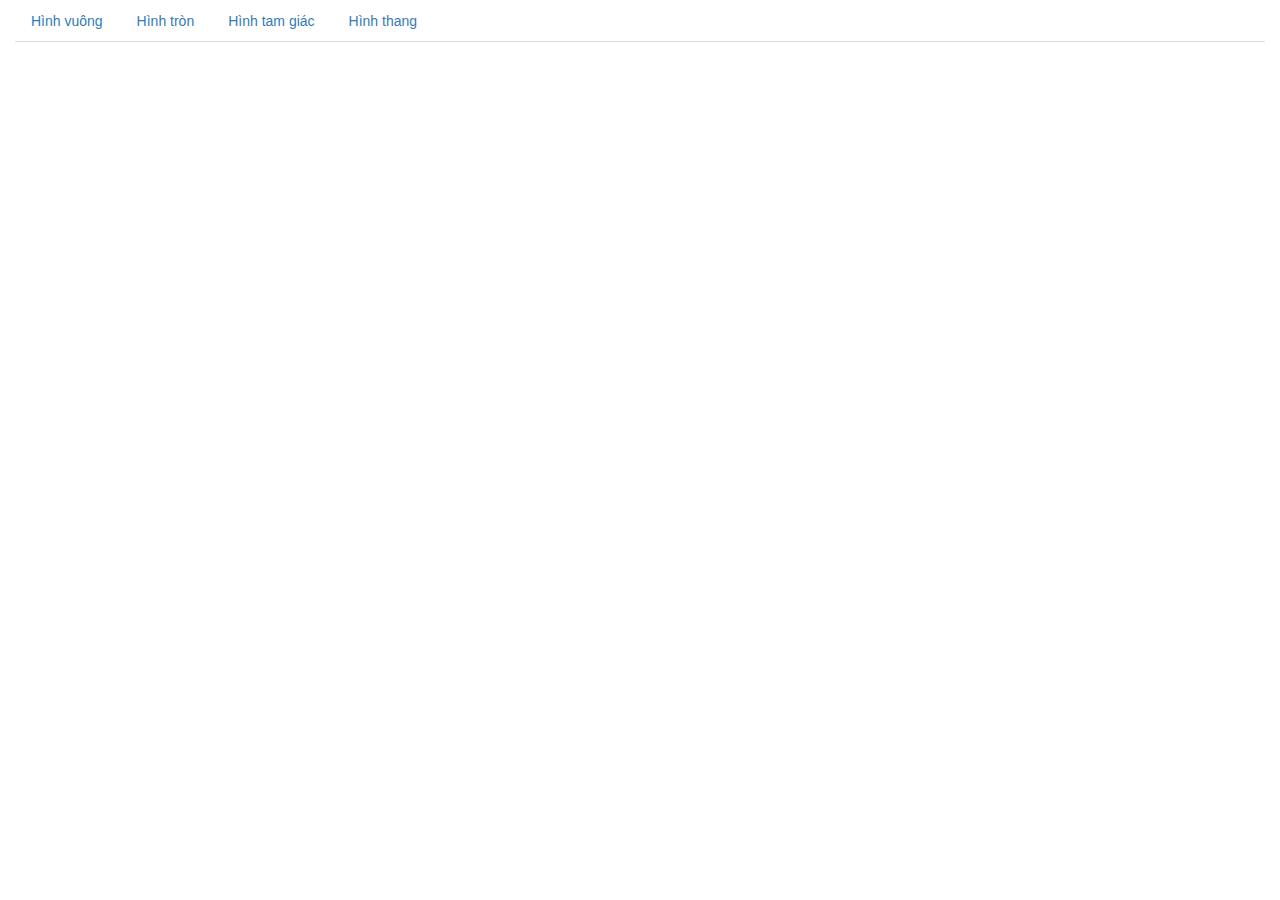
<file: WEEK2_JS/1/menu.html>
<html lang="en"><head>

<meta charset="UTF-8">

<title>Chu vi và Diện tích</title>
<link rel="stylesheet" href="https://cdnjs.cloudflare.com/ajax/libs/twitter-bootstrap/3.3.7/css/bootstrap.min.css">
<script src="main.js"></script>

</head>
  
  <body translate="no">
    <div class="container-fluid">
    <ul class="nav nav-tabs">
      <li><a data-toggle="tab" href="#hinhvuong">Hình vuông</a></li>
      <li><a data-toggle="tab" href="#hinhtron">Hình tròn</a></li>
      <li><a data-toggle="tab" href="#hinhtamgiac">Hình tam giác</a></li>
      <li><a data-toggle="tab" href="#hinhthang">Hình thang</a></li>
    </ul>
  
    <div class="tab-content">

      <div id="hinhvuong" class="tab-pane fade">
        <h3>Hình vuông</h3>
        <form name ="hinhvuongform" method="post">
            <input type="number" name="canh" id="canh" placeholder="cạnh"><br>
            <input type="button" value="kết quả" onclick="hinhvuong()">
            <p id="chuvihv"></p>
            <p id="dientichhv"></p>
            <p id="showerrorhv"></p>
        </form>
      </div>

      <div id="hinhtron" class="tab-pane fade">
        <h3>Hình tròn</h3>
        <form name ="hinhtronform" method="post">
            <input type="number" name="bankinh" id="bankinh" placeholder="bán kính"><br>
            <input type="button" value="kết quả" onclick="hinhtron()">
            <p id="chuviht"></p>
            <p id="dientichht"></p>
            <p id="showerrorhtr"></p>
        </form>
      </div>

      <div id="hinhtamgiac" class="tab-pane fade">
        <h3>Hình tam giác</h3>
        <form name="hinhtamgiacform" method="post">
            <input type="number" name="canh a" id="canh a" placeholder="Cạnh a"><br>
            <input type="number" name="canh b" id="canh b" placeholder="Cạnh b"><br>
            <input type="number" name="canh c" id="canh c" placeholder="Cạnh c"><br>
            <input type="button" value="Kết quả" onclick="hinhtamgiac()">
            <p id="chuvitg"></p>
            <p id="dientichtg"></p>
            <p id="showerrortg"></p>
        </form>
      </div>

      <div id="hinhthang" class="tab-pane fade">
        <h3>Hình thang </h3>
        <form name ="hinhthangform" method="post">
            <input type="number" name="daylon" id="daylon" placeholder="Đáy lớn"><br>
            <input type="number" name="daybe" id ="daybe"placeholder="Đáy bé"><br>
            <input type="number" name="canhben1" id ="canhben1"placeholder="Cạnh bên 1"><br>
            <input type="number" name="canhben2" id ="canhben2"placeholder="Cạnh bên 2"><br>
            <input type="number" name="chieucao" id ="chieucao"placeholder="Chiều cao"><br>
            <input type="button" value="kết quả" onclick="hinhthang()">
            <p id="chuvi"></p>
            <p id="dientich"></p>
            <p id="showerrorhth"></p>
        </form>
      </div>
    </div>
<script src="https://cdnjs.cloudflare.com/ajax/libs/jquery/3.1.0/jquery.min.js"></script>
<script src="https://cdnjs.cloudflare.com/ajax/libs/twitter-bootstrap/3.3.7/js/bootstrap.min.js"></script>
</file>
<file: week1/css/main.css>
html, body{
    margin: 0;
    padding: 0;
}

.header {
    box-sizing: border-box;
    position: absolute;
    width: 100%;
    height: 880px;
    background-size: 100% 100%;
    background-repeat: no-repeat;
    object-fit: cover;
}

.header img {
    width: 100%;
    height: auto;
    position: absolute;
    margin: 0;
    padding: 0;
    box-sizing: border-box;
    -webkit-filter: brightness(70%);
    filter:brightness(70%);
}

.header {
    position: absolute;
    padding: 0 15%;
    margin: 0;
    padding: 0;
    width: 100%;
}

.header_top{
    box-sizing: border-box;
    width: 100%;
    justify-content: space-between;
    align-items: center;
    display: flex;
    padding: 40px 10%;
}

.top_left{
    display: flex;
    align-items: center;
    top: 0;
    left: 0;
}

.top_left_list {
    padding: 0;
    margin: 0;
}

.top_left_list li {
    padding: 8px 10px;
    list-style-type: none;
    display: inline;
    color: white;
    font-family: 'Poppins', sans-serif;
    font-size: 12px;
}

.top_left_list li > i {
    color: #29D197;
    font-size: 12px !important; 
}
.top_right {
    display: flex;
    align-items: center;
    top: 0;
    right: 0;
}
.top_right_text {
  float: left;
  font-family: 'Poppins', sans-serif;
  font-size: 12px;
  color: #29D197;
  padding-right: 21px;
}

.top_right_item {
    position: relative;
    width: 37px;
    height: 37px;
    border-radius: 50%;
    background: rgb(251, 251, 251, 0.2);
    display: flex;
    justify-content: center;
    align-items: center;
    margin-right: 2px;
}

.top_right_item i{
    font-size: 12.82px;
    color: #DDDDDD;
}

.top_right {
    vertical-align: middle;
}



.banner_container {
    padding-top: 15%;
    width: 100%;
    position: absolute;
}

.banner_container_text, .banner_btn {
    padding: 0 20%;
}

.banner_container_text p {
    font-family: 'Poppins', sans-serif;
    text-align: right;
    color: white;
    font-size: 48px;
    font-weight: 900;
    line-height: 0.2;
}

.banner_container_text span{
    color: #29D197;
    font-weight: 300;
}

.banner_btn {
    text-align: right;
    padding-top: 20px;
    position: relative;
}

.banner_btn_btn {
    margin-left: 10px;
}

.btn_full {
    position: relative;
    border: none;
    background: #29D197;
    height: 60px;
    width: 227px;
    font-family: 'Poppins', sans-serif;
    font-size: 13px;
    text-align: center;
    font-weight: 900;
    color: white;
    border-radius: 30px;
}

.btn_line {
    border-color: #29d196;
    position: relative;
    background: none;
    border-style: solid;
    height: 60px;
    width: 227px;
    font-family: 'Poppins', sans-serif;
    font-size: 13px;
    text-align: center;
    font-weight: 900;
    color: white;
    border-radius: 30px;
}

.header_menu{
    box-sizing: border-box;
    width: 100%;
    justify-content: space-between;
    align-items: center;
    display: flex;
    padding: 0 10%;
}

.logo {
    display: flex;
    align-items: center;
    color: white;
    font-family: 'biko-black', sans-serif;
    font-weight: 900;
    font-size: 40px;
}

.container_logo {
    display: flex;
    align-items: center;
    top: 0;
    left: 0;
}

.container_logo_list li {
    display: flex;
    align-items: center;
    list-style-type: none;
    padding: 0 10px;
    display: inline;
    color: white;
    font-family: 'Poppins', sans-serif;
    font-size: 13px;
    text-align: center;
    font-weight: 900;
}

.navbar_btn {
    display: flex;
    align-items: center;
}
.navbar_btn_btn {
    text-align: center;
}

.activities{
    width: 100%;
    height: auto;
    padding-top: 700px;
    position: absolute;
}

.activities_bg img {
    width: 100%;
    height: 1082px;
    margin-top: 0;
    padding: 0;
    transform: translateX(-35%);
}

.activities_list {
    margin-top: -7%;
    height: 300px;
    width: 1250px;
    display: flex;
    margin-left: auto;
    margin-right: auto;
  }
  
.activities_list_item {
    background-color: white;
    height: 240px;
    width: 250px;
    text-align: center;
    display: flex;
    align-items: center;
    justify-content: space-evenly;
    font-family: 'Poppins', sans-serif;
    font-size: 15px;
    align-items: center;
    flex-direction: column;
    align-content: center;
  }

.activities_list_action {
    border: none;
    background-color: #D44BA2 !important;
    height: 240px;
    width: 250px;
    font-family: 'Poppins', sans-serif;
    font-size: 13px;
    text-align: center;
    color: white;
    margin-top: 30px !important;
}

.activities_list_item::after {
    content: "";
    margin-top: 240px;
    width: 250px;
    height: 7px;
    background-color: blue;
    position: absolute;
}

.activities_list_item::before {
    content: "";
    position: absolute;
    margin-top: 240px;
    width:41px;
    height:41px;
    z-index: -1;
    border-radius:50%;
    background-color: blue;
}

.activities_list_item:nth-child(1)::after, .activities_list_item:nth-child(1)::before {
    background-color: #09C1CF;
}

.activities_list_item:nth-child(2)::after, .activities_list_item:nth-child(2)::before {
    background-color: #F04255;
}

.activities_list_item:nth-child(3)::after, .activities_list_item:nth-child(3)::before {
    background-color: #D44BA2;
}
.activities_list_item:nth-child(4)::after, .activities_list_item:nth-child(4)::before {
    background-color: #41BE84;
}

.activities_list_item:nth-child(5)::after, .activities_list_item:nth-child(5)::before {
    background-color: #EAB830
    ;
}

.content {
    font-family: 'Poppins', sans-serif;
    text-align: center;
    padding-top: 950px;
}

.content_top_title {
    font-size: 45px;
    font-weight: 400;
}

.content_top_title strong {
    color: #29D197;
}

.content_top_subtitle {
    font-size: 20px;
    font-weight: 00;
    color: #666666;
}

.content_center{
    margin-top: 45px;
    padding: 0 10%;
    display: grid;
    display: grid;
    grid-template-columns: auto auto;
    grid-template-rows: auto auto auto;
}

.item {
    color: #343434;
    height: 150px;
    display: flex;
    padding: 5px 20px;
    align-items: center;
    justify-content: center;
    font-family: 'Poppins', sans-serif;
    text-align: center;
}

.item_text {
    margin: 0 auto;
}

.item_text p:nth-child(1) {
    padding: 0 20px;
    font-size: 22px;
    margin-left: -22px;
}

.item_text p:nth-child(2) {
    font-size: 16px;
}

.item_text br {
    line-height: 40px;
}

.icon {
    text-align: center;
    position: relative;
    width: 145px;
    height: 145px;
    border-radius: 50%;
    background-color: white;
    box-shadow: 0 2px 4px 0 rgba(0, 0, 0, 0.05), 0 2px 4px 0 rgba(0, 0, 0, 0.05);;
    display: flex;
    align-items: center;
    justify-content: center;    
}

.studies_item_i::before {
    content: "";
    position: absolute;
    margin-top: 160px;
    width: 21px;
    height: 21px;
    background-color: #F7CA18;
    border-radius: 50%;
    z-index: -1;
}

.icon img {
    width: 70px;
    height: 70px;
}

.studies_right {
    text-align: left;
}

.studies_left {
    text-align: right;
}

.form3{
    color: white;
    font-family: 'Poppins', sans-serif;
    margin-top: 10%;
}

.form {
    width: 100%;
}

.form img {
    width: 100%;
    height: auto;
    margin: 0;
    position: absolute;
}

.comtent_form3 {
    box-sizing: border-box;
    width: 100%;
    padding: 0 10%;
    height: 100%;
    justify-content: space-between;
    align-items: center;
    display: flex;
}

.content3_left {
    box-sizing: border-box;
    width: auto;
    height: auto;
    transform: translateY(-20%);
    position: relative;
}

.content_left_top {
    line-height: 1;
    font-size: 20px;
    font-weight: 200;

}

.content_left {
    line-height: 0.3;
    font-size: 45px;
    font-weight: 500;
}

.content_left strong{
color: #29d196;
}

.content3_right {
    margin-top: 50px;
    box-sizing: border-box;
    position: relative;
    height: 466px;
    width: 470px;
}

.content3_right_top {
    box-shadow: 0 3.5px 6px 0 rgba(0, 0, 0, 0.5);
    box-sizing: border-box;
    height: 417px;
    width: 470px;
    background-color: white;
    border: none;
    border-radius: 5px;
    padding-top: 60px;
    text-align: center;
}

.content3_right_top input {
    width: 370px;
    height: 56px;
    background-color: #FAFAFA;
    border-radius: 30px;
    margin-top: 11px;
    border: none;
    padding-left: 10%;
    font-size: 13px;
}

.content3_right_top button {
    width: 198px;
    height: 62px;
    margin-top: 20px;
    background-color: #1A265C;
    border-radius: 30px;
    border: none;
    color: white;
    font-size: 15px;
}

.content3_right_bottom {
    align-items: center;
    width: 384px;
    display: flex;
    margin: 0 auto;
    margin-top: 20px;
    text-align: center;
}

.content3_right_bottom div {
    width: 96px;
    height: 96px;
    border-radius: 50%;
    border: none;
    background-color: #29D197;
    font-size: 14px; 
    line-height: 0.7;
    display: flex;
    flex-direction: column;
    justify-content: center;
    resize: vertical;
}

.content3_right_bottom div span {
    font-weight: 700;
    font-size: 25px;
}

.activities_bg {
    height: 1150px;
    background-position: bottom;
    background-repeat: no-repeat;
    background-size: cover;
    transform: translate(-38%, -10%);
}

.recent_course {
    font-family: 'Poppins', sans-serif;
    text-align: center;
}

.recent_course_content_text {
    font-size: 45px;
    font-weight: 00;
    color: #2C2C2C;
    line-height: 30px;
}
.recent_course_content_text span{
    font-size: 16px;
    font-weight: 00;
    color: #888888;
}
.courses_menu
{
    color: #1A265C;
}

.courses_menu {
    display: flex;
    align-items: center;
    justify-content: center;
}
.courses_menu_list li {
    display: flex;
    align-items: center;
    padding: 0 10px;
    display: inline;
    color: black;
    font-family: 'Poppins', sans-serif;
    font-size: 16px;
    text-align: center;
    font-weight: 400;
    padding: 10px 30px;
    margin: 0 15px;
}
.courses_list_main {
    border: #343434 solid 2px;
    border-radius: 30px;
}
.courses_exercise{
    background-color: #29D197;
    border-radius: 30px;
    border: none;
    color: white;
}

.some_courses {
  display: flex;
  justify-content: space-between;
  width: 1127px;
  margin: 0 auto;
  margin-top: 40px;
  flex-wrap: wrap;
}

.course {
  position: relative;
  height: 548px;
  width: 370px;
  border-radius: 5px;
  margin-bottom:60px;
  box-shadow: 0 5px 10px 0 rgb(0 0 0 / 6%), 0 0px 1px 0 rgb(0 0 0 / 8%);
}

.course_image {
  height: 240px;
  width: 370px;
  background-repeat: no-repeat;
  background-position: center;
  background-size: auto;
}

.course_detail {
  position: absolute;
  height: 45px;
  width: 300px;
  background-color: #FFFFFF;
  text-align: center;
  border-radius: 50px;
  line-height: 50px;
  right: 35px;
  top: 300px;
  display: flex;
  justify-content: space-around;
  box-shadow: 0 5px 10px 0 rgb(0 0 0 / 6%), 0 0px 1px 0 rgb(0 0 0 / 8%);
}

.course_detail > *:not(:nth-child(1)) {
    position: relative;
}

.course_detail > *:not(:nth-child(1))::before {
    content: " ";
    height: 45px;
    width: 1px;
    background-color: #e3e3e3;
    display: inline-block;
    position: absolute;
    left: -45px;
    top: 0px;
}

.course_price {
    color:#2B2B2B;
  }
.course_price span {
  color: #29D197;
  font-weight: bold;
}

.course_content {
  padding: 20px 55px;
}
.course_content p {
  font-size: 20px;
  color:#333333;
  margin-top: 130px;
  font-weight: bold;

}

.course_star{
    color: #F7CA18;
    margin-top: -30px;
    margin-left: 50px;

}

.course_members > img{
    margin-left: -35px;
}
.course_members_count{
    color: #444444;
    text-align: center;
   
}
course_comments>img{
    text-align: center;
}
.course_comments_count{
    color: #444444;
}
.courses_item{
    margin-top: 50px;
    margin-left: 50px;
}
.courses_items button{
    position: relative;
    border: none;
    background: #29D197;
    height: 48px;
    width: 184px;
    color: white;
    border-radius: 30px;
    margin-left: 52px;
}

.courses_items span{
    
    font-family: 'Poppins', sans-serif;
    font-size: 13px;
    font-weight: bold;  
}

.view_all{
    position: relative;
    border: none;
    background: #1A265C;
    height: 62px;
    width: 236px;
    font-family: 'Poppins', sans-serif;
    font-size: 13px;
    font-weight: bold;
    color: white;
    border-radius: 30px;
    margin-left: 650px;
    margin-top: -10px;
   
}

.casses {
  height: 900px;
  position: relative;
  background-repeat: no-repeat;
  background-position: 600px 50px;
  background-size: auto;
  padding-top: 100px;
}

.casses_head {
  margin-top: 10px;
  width: 100%;
  height: 727px;
  justify-content: space-around;
  display: flex;
}

.casses_head > * {
  width: 500px;
}

.subscribe_head {
  display: flex;
}

.subscribe_icon {
  width: 73px;
  height: 75px;
  background-repeat: no-repeat;
  background-position: center;
  background-size: cover;
}

.subscribe_description {
  width: 500px;
  height: 50px;
  margin-bottom: 10px;
  margin-top: -8px;
  margin-left: 123px;
  color: #343434;
}

.subscribe_description h3 {
  font-size: 30px;
  margin-top: 0px;
  margin-bottom: 10px;
  color: #343434;
}

.subscribe_foot_input_container {
  width: 70%;
  margin: 10px auto;
}

.subscribe_foot_input {
  width: 416px;
  height: 71px;
  margin-top: 130px;
  text-align: center;
  border-radius: 30px;
  border: 1px solid white;
  box-shadow: 0 5px 10px 0 rgb(0 0 0 / 6%), 0 0px 10px 0 rgb(0 0 0 / 8%);
}

.subscribe_foot button {
  margin: 20px auto;
  height: 65px;
  width: 230px;
  margin-top: 40px;
  margin-right: 20px;
  background-color: #29d197;
  color: white;
  font-weight: bold;
  border: 1px solid white;
  border-radius: 45px;
  display: block;
}

.testimonials {
  display: flex;
  position: relative;
  padding-left: 70px;
}

.testimonials_image {
  position: absolute;
  left: -140px;
  top: 100px;
  width: 160px;
  height: 160px;
  background-repeat: no-repeat;
  background-size: auto;
}

.testimonials_name {
  position: relative;
  padding-left: 40px;
}

.testimonials_content {
    width: 500px;
    height: 50px;
    margin-bottom: 20px;
    margin-top: -50px;
    margin-left: 170px;
    color: #343434;

}

.testimonials_content h3 {
    font-size: 30px;
    margin-bottom: 18px;
    margin-left: 2px;
    color: #343434;
}
.testimonials_name {
  margin-top: 30px;
}

.testimonials_name > h3{
  margin-left: -20px;
  color: #3fd4a0 !important;
}

.testimonials_name > span{
 margin-left: -20px;
 color: #888888 !important;
}

.testimonials_name::before {
  content: " ";
  height: 57px;
  width: 3px;
  background-color: #3fd4a0;
  display: inline-block;
  position: absolute;
  left: 0px;
  top: 5px;
} 
.online{
    color: white;
    font-family: 'Poppins', sans-serif;
    margin-top: -30%;
    margin-left: 58px;
}

.online_teaching {
    width: 100%;
}

.online img {
    width: 1170px;
    height: 480px;
    margin: 0;
    position: absolute;
}
.img_online{
  height: 10px;
  width: 10px;
  padding-top: 10px;
  padding-left: 10px;
}
.best_online{
  position: absolute;
  color: white;
  font-size: 40px;
  font-family: "Poppins", sans-serif;
  padding-top: 180px;
  padding-left: 350px;
  text-align: center;
}

.recent_new{
    font-family: 'Poppins', sans-serif;
    text-align: center;
    padding-top: 500px;}

.recent_new_content_text {
    font-size: 45px;
    font-weight: 00;
    color: #2C2C2C;
    line-height: 30px;
}
.recent_new_content_text span{
    font-size: 16px;
    font-weight: 00;
    color: #888888;
}

.some_blog {
    display: flex;
    justify-content: space-between;
    width: 1135px;
    margin: 0 auto;
    margin-top: 40px;
  }
  .blog {
    position: relative;
    width: 370px;
}
.blog_image {
    height: 240px;
    width: 370px;
    background-repeat: no-repeat;
    background-size: auto;
}

.blog_date {
    position: absolute;
    height: 43px;
    width: 139px;
    background-color: #29d197;
    text-align: center;
    border-radius: 50px;
    color: white;
    font-weight: bold;
    padding-top: 10px;
    line-height: 26px;
    right: 10px;
    top: 180px;
}

.blog_content {
  color: #2B2B2B;
  text-align: justify;
  margin-top: 30px;
}
.blog_author {
  margin-top: 20px;
}

.blog_author_name {
  color: #38d49e;
  font-weight: bold;
}

.blog_href_icon {
  width: 14px;
  height: 14px;
  display: inline-block;
  background-repeat: no-repeat;
  background-position: center;
  background-size: cover;
  margin-left: 35px;
}

.btn_view_blog {
  background-color: #1a265c;
  width: 240px;
  height: 60px;
  border-radius: 30px;
  color: white;
  text-align: center;
  line-height: 57px;
  font-weight: bold;
  font-size: 20px;
  display: block;
  margin: 0 auto;
  margin-top: 74px;
  margin-bottom: 120px;
  border: none;
}


.statistical {
  height: 720px;
}

.statistical_description {
  height: 452px;
  position: relative;
  display: flex;
  justify-content: space-around;
  margin-bottom: -25px;
}

.statistical_image {
  position: absolute;
  height: 452px;
  width: 100%;
  background-repeat: no-repeat;
  background-position: center;
  background-size: auto;
  z-index: -10;
}

.statistical_image_cover {
  position: absolute;
  width: 100%;
  height: 452px;
  z-index: -9;
}

.statistical_description_left {
  font-family: 'Poppins', sans-serif;
  font-size: 20px;
  color: white;
  width: 469px;
  margin-left: 80px;
  text-align: justify;
}

.statistical_description_left p {
  font-size: 42px;
  margin-top: 80px;
  margin-bottom: 40px;
}

.statistical_description_left strong {
    color: #29D197;
}

.statistical-description-left > span {
  font-size: 15px;
  margin-top: 100px;

}

.statistical_description_right {
  color: white;
  width: 469px;
  margin-left: 40px;
  text-align: justify;
  padding-top: 98px;
  
}

.statistical_description_right > p {
  margin-bottom: 30px;
}

.statistical_row {
  position: relative;
  padding-left: 20px;
}

.statistical_data {
  display: flex;
  height: 270px;
  background-color: #29d197;
  color: white;
  justify-content: center;
  margin-top: 10px;
}

.statistical_data_column {
  width: 200px;
  height: 77px ;
  position: relative;
  padding-top: 95px;
  padding-left: 20px;
}

.statistical_data_column:not(:nth-child(1))::before {
  content: " ";
  height: 100px;
  width: 2px;
  background-color: white;
  display: inline-block;
  position: absolute;
  left: -5px;
  top: 95px;
}

.statistical_data_column span {
  font-size: 44px;
  margin-top: -50px;
}

.statistical_data_column p {
  font-size: 14px;
  color: white;
  margin-top: 0px;
}

/*  */
.popular_courses_content{
    font-family: 'Poppins', sans-serif;
    text-align: center;
    color: #2C2C2C;
}

.popular_courses_content_text {
    font-size: 45px;
    font-weight: 00;
    color: #2C2C2C;
    line-height: 30px;
}
.popular_courses_content_text span{
    font-size: 16px;
    font-weight: 00;
    color: #888888;
}

.course_details {
    position: absolute;
    height: 45px;
    width: 300px;
    background-color: #FFFFFF;
    text-align: center;
    border-radius: 50px;
    line-height: 50px;
    right: 35px;
    top: 250px;
    display: flex;
    justify-content: space-around;
    box-shadow: 0 5px 10px 0 rgb(0 0 0 / 6%), 0 0px 1px 0 rgb(0 0 0 / 8%);
  }

  .course_details > *:not(:nth-child(1)) {
      position: relative;
  }

  .course_details > *:not(:nth-child(1))::before {
      content: " ";
      height: 45px;
      width: 1px;
      background-color: #e3e3e3;
      display: inline-block;
      position: absolute;
      left: -45px;
      top: 0px;
  }

.course_prices {
    color:#2B2B2B;
}

.course_prices span {
  color: #29D197;
  font-weight: bold;
}

.course_contents {
  padding: 20px 55px;
}
.course_contents p {
  font-size: 20px;
  color:#333333;
  margin-top: 85px;
  font-weight: bold;

}
.course_stars{
    color: #F7CA18;
    margin-top: -30px;
    margin-left: 55px;

}

.course_memberss > img{
    margin-left: -35px;
}
.course_members_counts{
    color: #444444;
    text-align: center;
    
}
course_commentss >img{
    text-align: center;
}
.course_comments_counts{
    color: #444444;
}
.courses_itemm{
    margin-top: 90px;
    margin-left: 50px;
}

.courses_itemss span{
    
    font-family: 'Poppins', sans-serif;
    font-size: 13px;
    font-weight: bold;  
}

.footer {
  height: 759px;
}

.footer_description {
  height: 592px;
  position: relative;
  justify-content: space-around;
  margin-bottom: -30px;
}

.footer_image {
  position: absolute;
  height: 485px;
  width: 100%;
  background-repeat: no-repeat;
  background-position: -350px -182px;
  background-size: auto;
  z-index: -10;
}

.footer_image_cover {
  position: absolute;
  width: 100%;
  height: 485px;
  opacity: 0.6;
  z-index: -9;
}

.footer_description_detail {
  margin: 0 auto;
  justify-content: space-evenly;
  display: flex;
  font-family: 'Poppins', sans-serif;
  color: white;
  font-size: 16px;
  flex-wrap: wrap;
  margin-left: 60px;
}

.footer_description_detail > * {
  width: 310px;
  padding-top: 100px;
}

.footer_description_detail h3 {
  color: #29d197;
  font-size: 25px;
  margin-bottom: 30px;
}

/*  */
.top_rights {
  display: flex;
  align-items: center;
  top: 0;
  right: 0;
}

.top_right_items {
  position: relative;
  width: 37px;
  height: 37px;
  border-radius: 50%;
  background: rgb(251, 251, 251, 0.2);
  display: flex;
  justify-content: center;
  align-items: center;
  margin-right: 2px;
}

.top_right_items i{
  font-size: 12.82px;
  color: #DDDDDD;
}

/*  */

.footer_input_mail_container {
  position: relative;
}

.footer_input_mail {
  margin-top: 40px;
  border-radius: 60px;
  background-color: #0a1d2b;
  border: 1px solid white;
  color: white;
  padding-left: 30px;
  height: 45px;
  width: 280px;
}

.footer_get_touch_description {
  width: 250px;
  height: 42px;
  margin-top: -40px;
  margin-left: 55px;
}

.footer_get_touch i {
  position: relative;
  width: 37px;
  height: 37px;
  border-radius: 50%;
  background: rgb(251, 251, 251, 0.2);
  display: flex;
  justify-content: center;
  align-items: center;
  margin-right: 2px;
}

.footer_get_touch_list li {
  padding: 8px 10px;
  list-style-type: none;
  color: white;
  font-family: 'Poppins', sans-serif;
  font-size: 16px;
}

.footer_get_touch_list li > i {
  color: #29D197;
  font-size: 12px !important; 
}

.footer_foot {
  background-color: #1a265c;
  height: 137px;
  position: relative;
  margin-bottom: 10px;
}

.activities_list_footer {
  margin-top: -7%;
  height: 137px;
  width: auto;
  display: flex;
  margin-left: auto;
  margin-right: auto;
}

.activities_list_image {
  margin-top: -4%;
  height: 119px;
  width: 712px;
  display: flex;
  margin-left: auto;
  margin-right: auto;
}

.activities_lists {
  height: 119px;
  width: 120px;
  text-align: center;
  display: flex;
  align-items: center;
  justify-content: space-evenly;
  font-family: 'Poppins', sans-serif;
  font-size: 15px;
  align-items: center;
  flex-direction: column;
  align-content: center;
}

.copyright {
  position: absolute;
  left: 520px;
  bottom: 30px;
  color: white;
  font-size: 25px;
}

.copyright span {
  color: #29d197;
}
</file>
<file: WEEK2_JS/2/main.css>
body {
  font-family: Roboto;
  background: #9eb3e3;
}

#may_tinh {
  width: 320px;
  height: 520px;
  background-color: #eaedef;
  top: 20px;
  margin: 0 auto;
  position: relative;
  border-radius: 5px;
  box-shadow: 0 4px 8px rgba(0, 0, 0, 0.2);
}

#ket_qua {
  height: 120px;
}

#ket_qua_cu {
  text-align: right;
  height: 20px;
  margin: 0 20px;
  padding-top: 20px;
  font-size: 15px;
  color: #919191;
}

#xuat_ket_qua {
  text-align: right;
  height: 60px;
  margin: 10px 20px;
  font-size: 30px;
}

#ban_phim {
  height: 400px;
}

.he_thong,
.con_so,
.trong {
  width: 50px;
  height: 50px;
  margin: 15px;
  float: left;
  border-radius: 50%;
  border-width: 0;
  font-weight: bold;
  font-size: 16px;
}

.con_so,
.trong {
  background-color: #eaedef;
}

.he_thong,
.con_so {
  cursor: pointer;
}

.he_thong:active,
.con_so:active {
  font-size: 13px;
}

.he_thong:focus,
.con_so:focus,
.trong:focus {
  outline: 0;
}
</file>
<file: WEEK2_JS/3/main.css>
body {
    background-color: white;
    background-position: center;
    background-size: cover;
    background-attachment: fixed;
    background-repeat: no-repeat;
}
  
.heading {
    font-family: Arial, Helvetica, sans-serif;
    font-size: 40px;
    margin: 35px auto 20px;
}
  
hr {
    border-top: 2px solid black;
    width: 40%;
    margin-bottom: 55px;
}
  
.main {
    width: 50vw;
    margin: auto;
    padding: 30px;
    border-radius: 5px;
    background-color: rgb(182, 186, 192);
    color: white;
}
  
label {
    font-size: 20px;
}
  
.btn {
    width: 200px;
}
  
#finalAmount {
    font-family: 'Lobster', cursive;
    display: none;
    margin: 50px auto;
}
  
#finalAmount h2 {
    font-size: 50px;
}
  
.finalValue {
    font-family: 'Amiri', serif;
}
</file>
<file: thuongmaidientu/src/styles/categories_styles.css>
@charset "utf-8";
/* CSS Document */

/******************************

COLOR PALETTE




[Table of Contents]

1. Fonts
2. Body and some general stuff
3. Home
	3.1 Currency
	3.2 Language
	3.3 Account
	3.4 Main Navigation
	3.5 Hamburger Menu
	3.6 Logo
4. Products
	4.1 Product Sorting
5. Breadcrumbs
6. Sidebar
7. Main Content
8. Benefit
9. Newsletter
10. Footer



******************************/

/***********
1. Fonts
***********/

@import url('https://fonts.googleapis.com/css?family=Poppins:400,500,600,700,900');

/*********************************
2. Body and some general stuff
*********************************/

*
{
	margin: 0;
	padding: 0;
}
body
{
	font-family: 'Poppins', sans-serif;
	font-size: 14px;
	line-height: 23px;
	font-weight: 400;
	background: #FFFFFF;
	color: #1e1e27;
}
div
{
	display: block;
	position: relative;
	-webkit-box-sizing: border-box;
    -moz-box-sizing: border-box;
    box-sizing: border-box;
}
ul
{
	list-style: none;
	margin-bottom: 0px;
}
p
{
	font-family: 'Poppins', sans-serif;
	font-size: 14px;
	line-height: 1.7;
	font-weight: 500;
	color: #989898;
	-webkit-font-smoothing: antialiased;
	-webkit-text-shadow: rgba(0,0,0,.01) 0 0 1px;
	text-shadow: rgba(0,0,0,.01) 0 0 1px;
}
p a
{
	display: inline;
	position: relative;
	color: inherit;
	border-bottom: solid 2px #fde0db;
	-webkit-transition: all 200ms ease;
	-moz-transition: all 200ms ease;
	-ms-transition: all 200ms ease;
	-o-transition: all 200ms ease;
	transition: all 200ms ease;
}
a, a:hover, a:visited, a:active, a:link
{
	text-decoration: none;
	-webkit-font-smoothing: antialiased;
	-webkit-text-shadow: rgba(0,0,0,.01) 0 0 1px;
	text-shadow: rgba(0,0,0,.01) 0 0 1px;
}
p a:active
{
	position: relative;
	color: #FF6347;
}
p a:hover
{
	color: #FF6347;
	background: #fde0db;
}
p a:hover::after
{
	opacity: 0.2;
}
::selection
{
	background: #fde0db;
	color: #FF6347;
}
p::selection
{
	background: #fde0db;
}
h1{font-size: 72px;}
h2{font-size: 40px;}
h3{font-size: 28px;}
h4{font-size: 24px;}
h5{font-size: 16px;}
h6{font-size: 14px;}
h1, h2, h3, h4, h5, h6
{
	font-family: 'Poppins', sans-serif;
	color: #282828;
	-webkit-font-smoothing: antialiased;
	-webkit-text-shadow: rgba(0,0,0,.01) 0 0 1px;
	text-shadow: rgba(0,0,0,.01) 0 0 1px;
}
h1::selection,
h2::selection,
h3::selection,
h4::selection,
h5::selection,
h6::selection
{

}
::-webkit-input-placeholder
{
	font-size: 16px !important;
	font-weight: 500;
	color: #777777 !important;
}
:-moz-placeholder /* older Firefox*/
{
	font-size: 16px !important;
	font-weight: 500;
	color: #777777 !important;
}
::-moz-placeholder /* Firefox 19+ */
{
	font-size: 16px !important;
	font-weight: 500;
	color: #777777 !important;
}
:-ms-input-placeholder
{
	font-size: 16px !important;
	font-weight: 500;
	color: #777777 !important;
}
::input-placeholder
{
	font-size: 16px !important;
	font-weight: 500;
	color: #777777 !important;
}
.form-control
{
	color: #db5246;
}
section
{
	display: block;
	position: relative;
	box-sizing: border-box;
}
.clear
{
	clear: both;
}
.clearfix::before, .clearfix::after
{
	content: "";
	display: table;
}
.clearfix::after
{
	clear: both;
}
.clearfix
{
	zoom: 1;
}
.float_left
{
	float: left;
}
.float_right
{
	float: right;
}
.trans_200
{
	-webkit-transition: all 200ms ease;
	-moz-transition: all 200ms ease;
	-ms-transition: all 200ms ease;
	-o-transition: all 200ms ease;
	transition: all 200ms ease;
}
.trans_300
{
	-webkit-transition: all 300ms ease;
	-moz-transition: all 300ms ease;
	-ms-transition: all 300ms ease;
	-o-transition: all 300ms ease;
	transition: all 300ms ease;
}
.trans_400
{
	-webkit-transition: all 400ms ease;
	-moz-transition: all 400ms ease;
	-ms-transition: all 400ms ease;
	-o-transition: all 400ms ease;
	transition: all 400ms ease;
}
.trans_500
{
	-webkit-transition: all 500ms ease;
	-moz-transition: all 500ms ease;
	-ms-transition: all 500ms ease;
	-o-transition: all 500ms ease;
	transition: all 500ms ease;
}
.fill_height
{
	height: 100%;
}
.super_container
{
	width: 100%;
	overflow: hidden;
}

/*********************************
3. Home
*********************************/

.header
{
	position: fixed;
	top: 0;
	left: 0;
	width: 100%;
	background: #FFFFFF;
	z-index: 10;
}
.top_nav
{
	width: 100%;
	height: 50px;
	background: #1e1e27;
}
.top_nav_left
{
	height: 50px;
	line-height: 50px;
	font-size: 13px;
	color: #b5aec4;
	text-transform: uppercase;
}

/*********************************
3.1 Currency
*********************************/

.currency
{
	display: inline-block;
	position: relative;
	min-width: 50px;
	border-right: solid 1px #33333b;
	padding-right: 20px;
	padding-left: 20px;
	text-align: center;
	vertical-align: middle;
	background: #1e1e27;
}
.currency > a
{
	display: block;
	color: #b5aec4;
	font-weight: 400;
	height: 50px;
	line-height: 50px;
	font-size: 13px;
	text-transform: uppercase;
}
.currency > a > i
{
	margin-left: 8px;
}
.currency:hover .currency_selection
{
	visibility: visible;
	opacity: 1;
	top: 100%;
}
.currency_selection
{
	display: block;
	position: absolute;
	right: 0;
	top: 120%;
	margin: 0;
	width: 100%;
	background: #FFFFFF;
	visibility: hidden;
	opacity: 0;
	z-index: 1;
	box-shadow: 0 0 25px rgba(63, 78, 100, 0.15);
	-webkit-transition: opacity 0.3s ease;
	-moz-transition: opacity 0.3s ease;
	-ms-transition: opacity 0.3s ease;
	-o-transition: opacity 0.3s ease;
	transition: all 0.3s ease;
}
.currency_selection li
{
	padding-left: 10px;
	padding-right: 10px;
	line-height: 50px;
}
.currency_selection li a
{
	display: block;
	color: #232530;
	border-bottom: solid 1px #dddddd;
	font-size: 13px;
	text-transform: uppercase;
	-webkit-transition: opacity 0.3s ease;
	-moz-transition: opacity 0.3s ease;
	-ms-transition: opacity 0.3s ease;
	-o-transition: opacity 0.3s ease;
	transition: all 0.3s ease;
}
.currency_selection li a:hover
{
	color: #b5aec4;
}
.currency_selection li:last-child a
{
	border-bottom: none;
}

/*********************************
3.2 Language
*********************************/

.language
{
	display: inline-block;
	position: relative;
	min-width: 50px;
	border-right: solid 1px #33333b;
	padding-right: 20px;
	padding-left: 20px;
	text-align: center;
	vertical-align: middle;
	background: #1e1e27;
}
.language > a
{
	display: block;
	color: #b5aec4;
	font-weight: 400;
	height: 50px;
	line-height: 50px;
	font-size: 13px;
}
.language > a > i
{
	margin-left: 8px;
}
.language:hover .language_selection
{
	visibility: visible;
	opacity: 1;
	top: 100%;
}
.language_selection
{
	display: block;
	position: absolute;
	right: 0;
	top: 120%;
	margin: 0;
	width: 100%;
	background: #FFFFFF;
	visibility: hidden;
	opacity: 0;
	z-index: 1;
	box-shadow: 0 0 25px rgba(63, 78, 100, 0.15);
	-webkit-transition: opacity 0.3s ease;
	-moz-transition: opacity 0.3s ease;
	-ms-transition: opacity 0.3s ease;
	-o-transition: opacity 0.3s ease;
	transition: all 0.3s ease;
}
.language_selection li
{
	padding-left: 10px;
	padding-right: 10px;
	line-height: 50px;
}
.language_selection li a
{
	display: block;
	color: #232530;
	border-bottom: solid 1px #dddddd;
	font-size: 13px;
	-webkit-transition: opacity 0.3s ease;
	-moz-transition: opacity 0.3s ease;
	-ms-transition: opacity 0.3s ease;
	-o-transition: opacity 0.3s ease;
	transition: all 0.3s ease;
}
.language_selection li a:hover
{
	color: #b5aec4;
}
.language_selection li:last-child a
{
	border-bottom: none;
}

/*********************************
3.3 Account
*********************************/

.account
{
	display: inline-block;
	position: relative;
	min-width: 50px;
	padding-left: 20px;
	text-align: center;
	vertical-align: middle;
	background: #1e1e27;
}
.account > a
{
	display: block;
	color: #b5aec4;
	font-weight: 400;
	height: 50px;
	line-height: 50px;
	font-size: 13px;
}
.account > a > i
{
	margin-left: 8px;
}
.account:hover .account_selection
{
	visibility: visible;
	opacity: 1;
	top: 100%;
}
.account_selection
{
	display: block;
	position: absolute;
	right: 0;
	top: 120%;
	margin: 0;
	width: 100%;
	background: #FFFFFF;
	visibility: hidden;
	opacity: 0;
	z-index: 1;
	box-shadow: 0 0 25px rgba(63, 78, 100, 0.15);
	-webkit-transition: opacity 0.3s ease;
	-moz-transition: opacity 0.3s ease;
	-ms-transition: opacity 0.3s ease;
	-o-transition: opacity 0.3s ease;
	transition: all 0.3s ease;
}
.account_selection li
{
	padding-left: 10px;
	padding-right: 10px;
	line-height: 50px;
}
.account_selection li a
{
	display: block;
	color: #232530;
	border-bottom: solid 1px #dddddd;
	font-size: 14px;
	-webkit-transition: all 0.3s ease;
	-moz-transition: all 0.3s ease;
	-ms-transition: all 0.3s ease;
	-o-transition: all 0.3s ease;
	transition: all 0.3s ease;
}
.account_selection li a:hover
{
	color: #b5aec4;
}
.account_selection li:last-child a
{
	border-bottom: none;
}
.account_selection li a i
{
	margin-right: 10px;
}

/*********************************
3.4 Main Navigation
*********************************/

.main_nav_container
{
	width: 100%;
	background: #FFFFFF;
	box-shadow: 0 0 16px rgba(0, 0, 0, 0.15);
}
.navbar
{
	width: auto;
	height: 100px;
	float: right;
	padding-left: 0px;
	padding-right: 0px;
}
.navbar_menu li
{
	display: inline-block;
}
.navbar_menu li a
{
	display: block;
	color: #1e1e27;
	font-size: 13px;
	font-weight: 500;
	text-transform: uppercase;
	padding: 20px;
	-webkit-transition: color 0.3s ease;
	-moz-transition: color 0.3s ease;
	-ms-transition: color 0.3s ease;
	-o-transition: color 0.3s ease;
	transition: color 0.3s ease;
}
.navbar_menu li a:hover
{
	color: #b5aec4;
}
.navbar_user
{
	margin-left: 37px;
}
.navbar_user li
{
	display: inline-block;
	text-align: center;
}
.navbar_user li a
{
	display: -webkit-box;
	display: -moz-box;
	display: -ms-flexbox;
	display: -webkit-flex;
	display: flex;
	flex-direction: column;
	justify-content: center;
	align-items: center;
	position: relative;
	width: 40px;
	height: 40px;
	color: #1e1e27;
	-webkit-transition: color 0.3s ease;
	-moz-transition: color 0.3s ease;
	-ms-transition: color 0.3s ease;
	-o-transition: color 0.3s ease;
	transition: color 0.3s ease;
}
.navbar_user li a:hover
{
	color: #b5aec4;
}
.checkout a
{
	background: #eceff6;
	border-radius: 50%;
}
.checkout_items
{
	display: -webkit-box;
	display: -moz-box;
	display: -ms-flexbox;
	display: -webkit-flex;
	display: flex;
	flex-direction: column;
	justify-content: center;
	align-items: center;
	position: absolute;
	top: -9px;
	left: 22px;
	width: 20px;
	height: 20px;
	border-radius: 50%;
	background: #fe4c50;
	font-size: 12px;
	color: #FFFFFF;
}

/*********************************
3.5 Hamburger Menu
*********************************/

.hamburger_container
{
	display: none;
	margin-left: 40px;
}
.hamburger_container i
{
	font-size: 24px;
	color: #1e1e27;
	-webkit-transition: all 300ms ease;
	-moz-transition: all 300ms ease;
	-ms-transition: all 300ms ease;
	-o-transition: all 300ms ease;
	transition: all 300ms ease;
}
.hamburger_container:hover i
{
	color: #b5aec4;
}
.hamburger_menu
{
	position: fixed;
	top: 0;
	right: -400px;
	width: 400px;
	height: 100vh;
	background: rgba(255,255,255,0.95);
	z-index: 10;
	-webkit-transition: all 300ms ease;
	-moz-transition: all 300ms ease;
	-ms-transition: all 300ms ease;
	-o-transition: all 300ms ease;
	transition: all 300ms ease;
}
.hamburger_menu.active
{
	right: 0;
}
.fs_menu_overlay
{
	position: fixed;
	top: 0;
	left: 0;
	width: 100vw;
	height: 100vh;
	z-index: 9;
	background: rgba(255,255,255,0);
	pointer-events: none;
	-webkit-transition: all 200ms ease;
	-moz-transition: all 200ms ease;
	-ms-transition: all 200ms ease;
	-o-transition: all 200ms ease;
	transition: all 200ms ease;
}
.hamburger_close
{
	position: absolute;
	top: 26px;
	right: 10px;
	padding: 10px;
	z-index: 1;
}
.hamburger_close i
{
	font-size: 24px;
	color: #1e1e27;
	-webkit-transition: all 300ms ease;
	-moz-transition: all 300ms ease;
	-ms-transition: all 300ms ease;
	-o-transition: all 300ms ease;
	transition: all 300ms ease;
}
.hamburger_close:hover i
{
	color: #b5aec4;
}
.hamburger_menu_content
{
	padding-top: 100px;
	width: 100%;
	height: 100%;
	padding-right: 20px;
}
.menu_item
{
	display: block;
	position: relative;
	border-bottom: solid 1px #b5aec4;
	vertical-align: middle;
}
.menu_item > a
{
	display: block;
	color: #1e1e27;
	font-weight: 500;
	height: 50px;
	line-height: 50px;
	font-size: 14px;
	text-transform: uppercase;
}
.menu_item > a:hover
{
	color: #b5aec4;
}
.menu_item > a > i
{
	margin-left: 8px;
}
.menu_item.active .menu_selection
{
	display: block;
	visibility: visible;
	opacity: 1;
}
.menu_selection
{
	margin: 0;
	width: 100%;
	max-height: 0;
	overflow: hidden;
	z-index: 1;
	-webkit-transition: all 0.3s ease;
	-moz-transition: all 0.3s ease;
	-ms-transition: all 0.3s ease;
	-o-transition: all 0.3s ease;
	transition: all 0.3s ease;
}
.menu_selection li
{
	padding-left: 10px;
	padding-right: 10px;
	line-height: 50px;
}
.menu_selection li a
{
	display: block;
	color: #232530;
	border-bottom: solid 1px #dddddd;
	font-size: 13px;
	text-transform: uppercase;
	-webkit-transition: opacity 0.3s ease;
	-moz-transition: opacity 0.3s ease;
	-ms-transition: opacity 0.3s ease;
	-o-transition: opacity 0.3s ease;
	transition: all 0.3s ease;
}
.menu_selection li a i
{
	margin-right: 5px;
}
.menu_selection li a:hover
{
	color: #b5aec4;
}
.menu_selection li:last-child a
{
	border-bottom: none;
}

/*********************************
3.6 Logo
*********************************/

.logo_container
{
	position: absolute;
	top: 50%;
	-webkit-transform: translateY(-50%);
	-moz-transform: translateY(-50%);
	-ms-transform: translateY(-50%);
	-o-transform: translateY(-50%);
	transform: translateY(-50%);
	left: 15px;
}
.logo_container a
{
	font-size: 24px;
	color: #1e1e27;
	font-weight: 700;
	text-transform: uppercase;
}
.logo_container a span
{
	color: #fe4c50;
}
.red_button
{
	display: -webkit-inline-box;
	display: -moz-inline-box;
	display: -ms-inline-flexbox;
	display: -webkit-inline-flex;
	display: inline-flex;
	flex-direction: column;
	justify-content: center;
	align-items: center;
	width: auto;
	height: 40px;
	background: #fe4c50;
	border-radius: 3px;
	-webkit-transition: all 0.3s ease;
	-moz-transition: all 0.3s ease;
	-ms-transition: all 0.3s ease;
	-o-transition: all 0.3s ease;
	transition: all 0.3s ease;
}
.red_button:hover
{
	background: #FE7C7F !important;
}
.red_button a
{
	display: block;
	color: #FFFFFF;
	text-transform: uppercase;
	font-size: 14px;
	font-weight: 500;
	text-align: center;
	line-height: 40px;
	width: 100%;
}
.shop_now_button
{
	width: 140px;
	margin-top: 32px;
}

/*********************************
4. Products
*********************************/

.products_iso
{
	width: 100%;
}
.section_title
{
	display: inline-block;
	text-align: center;
}
.section_title h2
{
	display: inline-block;
}
.section_title::after
{
	display: block;
	position: absolute;
	top: calc(100% + 13px);
	left: 50%;
	-webkit-transform: translateX(-50%);
	-moz-transform: translateX(-50%);
	-ms-transform: translateX(-50%);
	-o-transform: translateX(-50%);
	transform: translateX(-50%);
	width: 60px;
	height: 5px;
	background: #fe4c50;
	content: '';
}

/*********************************
4.1 Product Sorting
*********************************/

.product_sorting_container_bottom
{
	margin-top: 24px;
}
.product_sorting_container_bottom .product_sorting
{
	float: right;
}
.product_sorting
{
	display: inline-block;
}
.product_sorting > li
{
	display: inline-block;
	position: relative;
	width: 185px;
	height: 40px;
	line-height: 40px;
	cursor: pointer;
	border: solid 1px #ecedee;
	padding-left: 20px;
	padding-right: 7px;
	margin-right: 16px;
}
.product_sorting_container_bottom .product_sorting > li
{
	width: 144px;
	margin-right: 0px;
	padding-right: 12px;
}
.product_sorting_container_bottom .product_sorting li span:nth-child(2)
{
	margin-left: 24px;
}
.product_sorting li i
{
	float: right;
	line-height: 40px;
	color: #51545f;
}
.product_sorting li ul
{
	display: block;
	position: absolute;
	right: 0;
	top: 120%;
	margin: 0;
	width: 100%;
	background: #FFFFFF;
	visibility: hidden;
	opacity: 0;
	z-index: 1;
	box-shadow: 0 15px 25px rgba(63, 78, 100, 0.15);
	-webkit-transition: opacity 0.3s ease;
	-moz-transition: opacity 0.3s ease;
	-ms-transition: opacity 0.3s ease;
	-o-transition: opacity 0.3s ease;
	transition: all 0.3s ease;
}
.product_sorting > li:hover ul
{
	visibility: visible;
	opacity: 1;
	top: calc(100% + 1px);
}
.product_sorting li ul li
{
	display: block;
	text-align: center;
	padding-left: 10px;
	padding-right: 10px;
}
.product_sorting li ul li span
{
	display: block;
	height: 40px;
	line-height: 40px;
	border-bottom: solid 1px #dddddd;
	color: #51545f;
	-webkit-transition: opacity 0.3s ease;
	-moz-transition: opacity 0.3s ease;
	-ms-transition: opacity 0.3s ease;
	-o-transition: opacity 0.3s ease;
	transition: all 0.3s ease;
}
.product_sorting li ul li span:hover
{
	color: #b5aec4;
}
.product_sorting li ul li:last-child span
{
	border-bottom: none;
}
.product_sorting li span:nth-child(2)
{
	margin-left: 71px;
}
.pages
{
	display: inline-block;
	float: right;
}
.product_sorting_container_bottom .pages
{
	float: left;
}
.page_current
{
	display: inline-block;
	position: relative;
	width: 40px;
	height: 40px;
	line-height: 40px;
	cursor: pointer;
	text-align: center;
	border: solid 1px #ecedee;
	margin-right: 16px;
}
.product_sorting_container_bottom .pages .page_current
{
	background: #fe4c50;
	border: none;
}
.page_current span
{
	color: #51545f;
}
.product_sorting_container_bottom .pages .page_current span
{
	color: #FFFFFF;
}
.page_selection
{
	display: block;
	position: absolute;
	right: 0;
	top: 120%;
	margin: 0;
	width: 100%;
	background: #FFFFFF;
	visibility: hidden;
	opacity: 0;
	z-index: 1;
	box-shadow: 0 15px 25px rgba(63, 78, 100, 0.15);
	-webkit-transition: opacity 0.3s ease;
	-moz-transition: opacity 0.3s ease;
	-ms-transition: opacity 0.3s ease;
	-o-transition: opacity 0.3s ease;
	transition: all 0.3s ease;
}
.page_selection li
{
	display: block;
	text-align: center;
	padding-left: 10px;
	padding-right: 10px;
}
.page_selection li a
{
	display: block;
	height: 40px;
	line-height: 40px;
	border-bottom: solid 1px #dddddd;
	color: #51545f;
	-webkit-transition: opacity 0.3s ease;
	-moz-transition: opacity 0.3s ease;
	-ms-transition: opacity 0.3s ease;
	-o-transition: opacity 0.3s ease;
	transition: all 0.3s ease;
}
.page_selection li a:hover
{
	color: #b5aec4;
}
.page_current:hover .page_selection
{
	visibility: visible;
	opacity: 1;
	top: calc(100% + 1px);
}
.page_total
{
	display: inline-block;
	line-height: 40px;
	margin-right: 31px;
}
.page_total span
{
	margin-right: 14px;
}
.page_next
{
	display: inline-block;
	line-height: 40px;
	cursor: pointer;
}
.page_next:hover i
{
	color: #b5aec4;
}
.page_next i
{
	font-size: 18px;
	color: #51545f;
}
.showing_results
{
	font-size: 16px;
	height: 40px;
	line-height: 40px;
	float: right;
	margin-right: 34px;
}

/*********************************
5. Breadcrumbs
*********************************/

.breadcrumbs
{
	width: 100%;
	height: 60px;
	border-bottom: solid 1px #ebebeb;
	margin-bottom: 58px;
}
.breadcrumbs ul li
{
	display: inline-block;
	margin-right: 17px;
}
.breadcrumbs ul li.active a
{
	color: #b9b4c7;
}
.breadcrumbs ul li i
{
	margin-right: 17px;
}
.breadcrumbs ul li a
{
	color: #51545f;
}

/*********************************
6. Sidebar
*********************************/

.product_section_container
{
	margin-top: 150px;
}
.product_section
{

}
.sidebar
{
	float: left;
	width: 200px;
	padding-right: 17px;
}
.sidebar_section
{
	padding-bottom: 35px;
	margin-bottom: 50px;
	border-bottom: solid 1px #ebebeb;
}
.sidebar_title h5
{
	font-size: 18px;
	margin-bottom: 21px;
}
.sidebar_categories li.active a
{
	color: #fe4c50;
}
.sidebar_categories li.active:hover a
{
	color: #fe4c50;
}
.sidebar_categories li a
{
	font-size: 14px;
	line-height: 40px;
	color: #51545f;
}
.sidebar_categories li a:hover
{
	color: #b5aec4;
}
.sidebar_categories li a span
{
	margin-right: 5px;
}
#slider-range
{
	margin-left: 7px !important;
}
#amount
{
	margin-top: 8px;
	color: #1e1e27 !important;
	font-size: 16px !important;
	font-weight: 500 !important;
}
.filter_button
{
	width: 100%;
	height: 30px;
	background: #1e1e27;
	text-align: center;
	margin-top: 25px;
	cursor: pointer;
	-webkit-transition: all 0.3s ease;
	-moz-transition: all 0.3s ease;
	-ms-transition: all 0.3s ease;
	-o-transition: all 0.3s ease;
	transition: all 0.3s ease;
}
.filter_button:hover
{
	background: #34343f;
}
.filter_button span
{
	font-size: 12px;
	font-weight: 600;
	text-transform: uppercase;
	line-height: 30px;
	color: #FFFFFF;
}
.checkboxes li
{
	height: 40px;
	line-height: 40px;
}
.checkboxes li.active i
{
	color: #fe4c50;
	margin-right: 21px;
}
.checkboxes li.active i::after
{
	display: block;
	position: absolute;
	top: 1px;
	left: 1px;
	font-family: 'FontAwesome';
	font-size: 10px;
	content: '\f00c';
	color: #FFFFFF;
}
.checkboxes
{
	height: 200px;
	overflow: hidden;
}
.checkboxes.active
{
	height: auto;
}
.checkboxes li i
{
	position: relative;
	color: #b3b7c8;
	cursor: pointer;
	margin-right: 22px;
}
.checkboxes li span
{
	font-family: 'Poppins', sans-serif;
	color: #51545f;
}
.show_more
{
	display: inline-block;
	cursor: pointer;
}
.show_more span
{
	height: 40px;
	line-height: 40px;
	color: #fe4c50;
}
.show_more span:first-child
{
	margin-right: 11px;
}

/*********************************
7. Main Content
*********************************/

.main_content
{
	float: left;
	width: calc(100% - 200px);
	padding-left: 34px;
}

.product-grid
{
	width: 100%;
	margin-top: 57px;
}
.product-item
{
	width: 25%;
	height: 380px;
	cursor: pointer;
}
.product-item::after
{
	display: block;
	position: absolute;
	top: 0;
	left: -1px;
	width: calc(100% + 1px);
	height: 100%;
	pointer-events: none;
	content: '';
	border: solid 2px rgba(235,235,235,0);
	border-radius: 3px;
	-webkit-transition: all 0.3s ease;
	-moz-transition: all 0.3s ease;
	-ms-transition: all 0.3s ease;
	-o-transition: all 0.3s ease;
	transition: all 0.3s ease;
}
.product-item:hover::after
{
	box-shadow: 0 25px 29px rgba(63, 78, 100, 0.15);
	border: solid 2px rgba(235,235,235,1);
}
.product
{
	width: 100%;
	height: 340px;
	border-right: solid 1px #e9e9e9;
}
.product_image
{
	width: 100%;
}
.product_image img
{
	width: 100%;
}
.product_info
{
	text-align: center;
	padding-left: 10px;
	padding-right: 10px;
}
.product_name
{
	margin-top: 27px;
}
.product_name a
{
	color: #1e1e27;
	line-height: 20px;
}
.product_name:hover a
{
	color: #b5aec4;
}
.discount .product_info .product_price
{
	font-size: 14px;
}
.product_price
{
	font-size: 16px;
	color: #fe4c50;
	font-weight: 600;
}
.product_price span
{
	font-size: 12px;
	margin-left: 10px;
	color: #b5aec4;
	text-decoration: line-through;
}
.product_bubble
{
	position: absolute;
	top: 15px;
	width: 50px;
	height: 22px;
	border-radius: 3px;
	text-transform: uppercase;
}
.product_bubble span
{
	font-size: 12px;
	font-weight: 600;
	color: #FFFFFF;
}
.product_bubble_right::after
{
	content: ' ';
	position: absolute;
	width: 0;
	height: 0;
	left: 6px;
	right: auto;
	top: auto;
	bottom: -6px;
	border: 6px solid;
}
.product_bubble_left::after
{
	content: ' ';
	position: absolute;
	width: 0;
	height: 0;
	left: auto;
	right: 6px;
	bottom: -6px;
	border: 6px solid;
}
.product_bubble_red::after
{
	border-color: transparent transparent transparent #fe4c50;
}
.product_bubble_left::after
{
	border-color: #51a042 #51a042 transparent transparent;
}
.product_bubble_red
{
	background: #fe4c50;
}
.product_bubble_green
{
	background: #51a042;
}
.product_bubble_left
{
	left: 15px;
}
.product_bubble_right
{
	right: 15px;
}
.add_to_cart_button
{
	width: 100%;
	visibility: hidden;
	opacity: 0;
	-webkit-transition: all 0.3s ease;
	-moz-transition: all 0.3s ease;
	-ms-transition: all 0.3s ease;
	-o-transition: all 0.3s ease;
	transition: all 0.3s ease;
}
.add_to_cart_button a
{
	font-size: 12px;
	font-weight: 600;
}
.product-item:hover .add_to_cart_button
{
	visibility: visible;
	opacity: 1;
}
.favorite
{
	position: absolute;
	top: 15px;
	right: 15px;
	color: #b9b4c7;
	width: 17px;
	height: 17px;
	visibility: hidden;
	opacity: 0;
}
.favorite_left
{
	left: 15px;
}
.favorite.active
{
	visibility: visible;
	opacity: 1;
}
.product-item:hover .favorite
{
	visibility: visible;
	opacity: 1;
}
.favorite.active::after
{
	font-family: 'FontAwesome';
	content:'\f004';
	color: #fe4c50;
}
.favorite::after
{
	font-family: 'FontAwesome';
	content:'\f08a';
}
.favorite:hover::after
{
	color: #fe4c50;
}

/*********************************
8. Benefit
*********************************/

.benefit
{
	margin-top: 74px;
}
.benefit_row
{
	padding-left: 15px;
	padding-right: 15px;
}
.benefit_col
{
	padding-left: 0px;
	padding-right: 0px;
}
.benefit_item
{
	height: 100px;
	background: #f3f3f3;
	border-right: solid 1px #FFFFFF;
	padding-left: 25px;
}
.benefit_col:last-child .benefit_item
{
	border-right: none;
}
.benefit_icon i
{
	font-size: 30px;
	color: #fe4c50;
}
.benefit_content
{
	padding-left: 22px;
}
.benefit_content h6
{
	text-transform: uppercase;
	line-height: 18px;
	font-weight: 500;
	margin-bottom: 0px;
}
.benefit_content p
{
	font-size: 12px;
	line-height: 18px;
	margin-bottom: 0px;
	color: #51545f;
}

/*********************************
9. Newsletter
*********************************/

.newsletter
{
	width: 100%;
	background: #f2f2f2;
	margin-top: 81px;
}
.newsletter_text
{
	height: 120px;
}
.newsletter_text h4
{
	margin-bottom: 0px;
	line-height: 24px;
}
.newsletter_text p
{
	margin-bottom: 0px;
	line-height: 1.7;
	color: #51545f;
}
.newsletter_form
{
	height: 120px;
}
#newsletter_email
{
	width: 300px;
	height: 46px;
	background: #FFFFFF;
	border: none;
	padding-left: 20px;
}
#newsletter_email:focus
{
	border: solid 1px #7f7f7f !important;
	box-shadow: none !important;
}
:focus
{
	outline: none !important;
}
#newsletter_email::-webkit-input-placeholder
{
	font-size: 14px !important;
	font-weight: 400;
	color: #b9b4c7 !important;
}
#newsletter_email:-moz-placeholder /* older Firefox*/
{
	font-size: 14px !important;
	font-weight: 400;
	color: #b9b4c7 !important;
}
#newsletter_email::-moz-placeholder /* Firefox 19+ */
{
	font-size: 14px !important;
	font-weight: 400;
	color: #b9b4c7 !important;
}
#newsletter_email:-ms-input-placeholder
{
	font-size: 14px !important;
	font-weight: 400;
	color: #b9b4c7 !important;
}
#newsletter_email::input-placeholder
{
	font-size: 14px !important;
	font-weight: 400;
	color: #b9b4c7 !important;
}
.newsletter_submit_btn
{
	width: 160px;
	height: 46px;
	border: none;
	background: #fe4c50;
	color: #FFFFFF;
	font-size: 14px;
	font-weight: 500;
	text-transform: uppercase;
	cursor: pointer;
}
.newsletter_submit_btn:hover
{
	background: #FE7C7F;
}

/*********************************
10. Footer
*********************************/

.footer_nav_container
{
	height: 130px;
}
.cr
{
	margin-right: 48px;
}
.footer_nav li
{
	display: inline-block;
	margin-right: 45px;
}
.footer_nav li:last-child
{
	margin-right: 0px;
}
.footer_nav li a, .cr
{
	font-size: 14px;
	color: #51545f;
	line-height: 30px;
	-webkit-transition: all 300ms ease;
	-moz-transition: all 300ms ease;
	-ms-transition: all 300ms ease;
	-o-transition: all 300ms ease;
	transition: all 300ms ease;
}
.footer_nav li a:hover, .cr a, .cr i
{
	color: #fe4c50;
}
.footer_social
{
	height: 130px;
}
.footer_social ul li
{
	display: inline-block;
	margin-right: 10px;
}
.footer_social ul li:last-child
{
	margin-right: 0px;
}
.footer_social ul li a
{
	color: #51545f;
	-webkit-transition: all 300ms ease;
	-moz-transition: all 300ms ease;
	-ms-transition: all 300ms ease;
	-o-transition: all 300ms ease;
	transition: all 300ms ease;
	padding: 10px;
}
.footer_social ul li:last-child a
{
	padding-right: 0px;
}
.footer_social ul li a:hover
{
	color: #fe4c50;
}
</file>
<file: thuongmaidientu/src/styles/categories_responsive.css>
@charset "utf-8";
/* CSS Document */

/******************************

[Table of Contents]

1. 1600px
2. 1440px
3. 1280px
4. 1199px
5. 1024px
6. 991px
7. 959px
8. 880px
9. 768px
10. 767px
11. 539px
12. 479px
13. 400px

******************************/


@media only screen and (max-width: 1600px)
{
	
}

/************
2. 1440px
************/

@media only screen and (max-width: 1540px)
{
	
}

/************
3. 1380px
************/

@media only screen and (max-width: 1380px)
{
	
}

/************
3. 1280px
************/

@media only screen and (max-width: 1280px)
{
	
}

/************
4. 1199px
************/

@media only screen and (max-width: 1199px)
{
	.product-item
	{
		height: 360px;
	}
	.product
	{
		height: 320px;
	}
}

/************
5. 1024px
************/

@media only screen and (max-width: 1024px)
{
	
}

/************
6. 991px
************/

@media only screen and (max-width: 991px)
{
	h1{font-size: 48px;}
	h2{font-size: 36px;}
	.top_nav
	{
		display: none;
	}
	.navbar_menu
	{
		display: none;
	}
	.hamburger_container
	{
		display: block;
	}
	.product_section_container
	{
		margin-top: 100px;
	}
	.sidebar
	{
		float: none;
		width: 100%;
		padding-right: 0px;
	}
	.filter_button
	{
		width: 150px;
	}
	.main_content
	{
		float: none;
		width: 100%;
		padding-left: 0px;
	}
	.grid-item
	{
		width: 25%;
	}
	.product-item
	{
		width: 33.33333333%;
	}
	.benefit_col
	{
		margin-bottom: 30px;
	}
	.benefit_col:last-child
	{
		margin-bottom: 0px;
	}
	.newsletter_text
	{
		height: auto;
		margin-top: 30px;
	}
	.newsletter_text p
	{
		margin-top: 5px;
	}
	.newsletter_form
	{
		height: auto;
		margin-top: 30px;
		margin-bottom: 40px;
	}
	.footer_nav_container
	{
		height: auto;
		margin-top: 65px;
	}
	.footer_social
	{
		height: auto;
		margin-top: 20px;
		margin-bottom: 65px;
	}
}

/************
7. 959px
************/

@media only screen and (max-width: 959px)
{
	
}

/************
8. 880px
************/

@media only screen and (max-width: 880px)
{
	
}

/************
9. 768px
************/

@media only screen and (max-width: 768px)
{
	
}

/************
10. 767px
************/

@media only screen and (max-width: 767px)
{
	h1{font-size: 36px;}
	h2{font-size: 24px;}
	h6{font-size: 12px;}
	.red_button a
	{
		font-size: 12px;
	}
	.new_arrivals_title
	{
		margin-top: 44px;
	}
	.product_sorting
	{
		display: block;
	}
	.product_sorting > li
	{
		display: block;
		margin-bottom: 15px;
	}
	.pages
	{
		float: none;
	}
	.showing_results
	{
		display: block;
		float: none;
		margin-bottom: 15px;
	}
	.product_sorting_container_bottom .product_sorting
	{
		float: none;
	}
	.product_sorting_container_bottom .pages
	{
		float: none;
	}
	.product-item
	{
		width: 33.333333333333%;
		height: 345px;
	}
	.product
	{
		height: 305px;
	}
	.benefit_col
	{
		margin-bottom: 15px;
	}
	.newsletter_form
	{
		margin-bottom: 40px;
	}
	.newsletter_submit_btn
	{
		margin-top: 15px;
	}
}

/************
11. 575px
************/

@media only screen and (max-width: 575px)
{
	.hamburger_menu
	{
		right: -100%;
		width: 100%;
	}
	.product-item
	{
		width: 50%;
		height: 420px;
	}
	.product
	{
		height: 380px;
	}
	.cr
	{
		display: block;
		margin-right: 0px;
		margin-bottom: 30px;
		font-size: 13px;
	}
	.footer_nav
	{
		margin-bottom: 20px;
	}
	.footer_nav li
	{
		display: block;
		margin-right: 0px;
	}
	.footer_nav li a
	{
		font-size: 13px;
	}
}

/************
11. 539px
************/

@media only screen and (max-width: 539px)
{
	
}

/************
12. 480px
************/

@media only screen and (max-width: 480px)
{
	
}

/************
13. 479px
************/

@media only screen and (max-width: 479px)
{
	.logo_container a
	{
		font-size: 12px;
	}
	.hamburger_container
	{
		margin-left: 25px;
	}
	.hamburger_container i
	{
		font-size: 16px;
	}
	.hamburger_close
	{
		top: 14px;
		right: 4px;
	}
	.hamburger_close i
	{
		font-size: 20px;
	}
	.hamburger_menu_content
	{
		padding-right: 15px;
		padding-top: 70px;
	}
	.menu_item
	{
		border-bottom-color: rgba(181, 174, 196, 0.5);
	}
	.menu_item > a
	{
		font-size: 12px;
		line-height: 35px;
		height: 35px;
	}
	.menu_selection li a
	{
		font-size: 12px;
		line-height: 35px;
		height: 35px;
	}
	.navbar
	{
		height: 70px;
	}
	.navbar_user li a
	{
		width: 30px;
		height: 30px;
		font-size: 12px;
	}
	.checkout_items
	{
		width: 15px;
		height: 15px;
		font-size: 10px;		
	}
	.red_button a
	{
		font-size: 10px;
	}
	.product-item
	{
		width: 100%;
		height: auto;
	}
	.product
	{
		height: auto;
	}
	.product_name a
	{
		font-size: 12px;
	}
	.add_to_cart_button
	{
		margin-top: 20px;
	}
	.section_title::after
	{
	    top: calc(100% + 8px);
	    height: 3px;
	}
	.newsletter_form
	{
		margin-top: 22px;
	}
	.newsletter_text h4
	{
		font-size: 20px;
	}
	.newsletter_text p
	{
		font-size: 13px;
		margin-top: 5px;
	}
	.newsletter_submit_btn
	{
		font-size: 12px;
	}
	#newsletter_email
	{
		height: 40px;
		width: 100%;
		padding-left: 15px;
	}
	.newsletter_submit_btn
	{
		height: 36px;
		width: 130px;
	}
	#newsletter_email::-webkit-input-placeholder
	{
		font-size: 12px !important;
		padding-left: 0px;
	}
	#newsletter_email:-moz-placeholder /* older Firefox*/
	{
		font-size: 12px !important;
		padding-left: 0px;
	}
	#newsletter_email::-moz-placeholder /* Firefox 19+ */ 
	{
		font-size: 12px !important;
		padding-left: 0px;
	} 
	#newsletter_email:-ms-input-placeholder
	{ 
		font-size: 12px !important;
		padding-left: 0px;
	}
	#newsletter_email::input-placeholder
	{
		font-size: 12px !important;
		padding-left: 0px;
	}
	.footer_nav_container
	{
		margin-top: 35px;
	}
	.cr
	{
		margin-bottom: 20px;
	}
	.footer_nav
	{
		margin-bottom: 20px;
	}
	.footer_social
	{
		margin-top: 5px;
		margin-bottom: 30px;
	}
}

/************
14. 400px
************/

@media only screen and (max-width: 400px)
{
	
}
</file>
<file: thuongmaidientu/src/plugins/themify-icons/themify-icons.css>
@font-face {
	font-family: 'themify';
	src:url('fonts/themify.eot?-fvbane');
	src:url('fonts/themify.eot?#iefix-fvbane') format('embedded-opentype'),
		url('fonts/themify.woff?-fvbane') format('woff'),
		url('fonts/themify.ttf?-fvbane') format('truetype'),
		url('fonts/themify.svg?-fvbane#themify') format('svg');
	font-weight: normal;
	font-style: normal;
}

[class^="ti-"], [class*=" ti-"] {
	font-family: 'themify';
	speak: none;
	font-style: normal;
	font-weight: normal;
	font-variant: normal;
	text-transform: none;
	line-height: 1;

	/* Better Font Rendering =========== */
	-webkit-font-smoothing: antialiased;
	-moz-osx-font-smoothing: grayscale;
}

.ti-wand:before {
	content: "\e600";
}
.ti-volume:before {
	content: "\e601";
}
.ti-user:before {
	content: "\e602";
}
.ti-unlock:before {
	content: "\e603";
}
.ti-unlink:before {
	content: "\e604";
}
.ti-trash:before {
	content: "\e605";
}
.ti-thought:before {
	content: "\e606";
}
.ti-target:before {
	content: "\e607";
}
.ti-tag:before {
	content: "\e608";
}
.ti-tablet:before {
	content: "\e609";
}
.ti-star:before {
	content: "\e60a";
}
.ti-spray:before {
	content: "\e60b";
}
.ti-signal:before {
	content: "\e60c";
}
.ti-shopping-cart:before {
	content: "\e60d";
}
.ti-shopping-cart-full:before {
	content: "\e60e";
}
.ti-settings:before {
	content: "\e60f";
}
.ti-search:before {
	content: "\e610";
}
.ti-zoom-in:before {
	content: "\e611";
}
.ti-zoom-out:before {
	content: "\e612";
}
.ti-cut:before {
	content: "\e613";
}
.ti-ruler:before {
	content: "\e614";
}
.ti-ruler-pencil:before {
	content: "\e615";
}
.ti-ruler-alt:before {
	content: "\e616";
}
.ti-bookmark:before {
	content: "\e617";
}
.ti-bookmark-alt:before {
	content: "\e618";
}
.ti-reload:before {
	content: "\e619";
}
.ti-plus:before {
	content: "\e61a";
}
.ti-pin:before {
	content: "\e61b";
}
.ti-pencil:before {
	content: "\e61c";
}
.ti-pencil-alt:before {
	content: "\e61d";
}
.ti-paint-roller:before {
	content: "\e61e";
}
.ti-paint-bucket:before {
	content: "\e61f";
}
.ti-na:before {
	content: "\e620";
}
.ti-mobile:before {
	content: "\e621";
}
.ti-minus:before {
	content: "\e622";
}
.ti-medall:before {
	content: "\e623";
}
.ti-medall-alt:before {
	content: "\e624";
}
.ti-marker:before {
	content: "\e625";
}
.ti-marker-alt:before {
	content: "\e626";
}
.ti-arrow-up:before {
	content: "\e627";
}
.ti-arrow-right:before {
	content: "\e628";
}
.ti-arrow-left:before {
	content: "\e629";
}
.ti-arrow-down:before {
	content: "\e62a";
}
.ti-lock:before {
	content: "\e62b";
}
.ti-location-arrow:before {
	content: "\e62c";
}
.ti-link:before {
	content: "\e62d";
}
.ti-layout:before {
	content: "\e62e";
}
.ti-layers:before {
	content: "\e62f";
}
.ti-layers-alt:before {
	content: "\e630";
}
.ti-key:before {
	content: "\e631";
}
.ti-import:before {
	content: "\e632";
}
.ti-image:before {
	content: "\e633";
}
.ti-heart:before {
	content: "\e634";
}
.ti-heart-broken:before {
	content: "\e635";
}
.ti-hand-stop:before {
	content: "\e636";
}
.ti-hand-open:before {
	content: "\e637";
}
.ti-hand-drag:before {
	content: "\e638";
}
.ti-folder:before {
	content: "\e639";
}
.ti-flag:before {
	content: "\e63a";
}
.ti-flag-alt:before {
	content: "\e63b";
}
.ti-flag-alt-2:before {
	content: "\e63c";
}
.ti-eye:before {
	content: "\e63d";
}
.ti-export:before {
	content: "\e63e";
}
.ti-exchange-vertical:before {
	content: "\e63f";
}
.ti-desktop:before {
	content: "\e640";
}
.ti-cup:before {
	content: "\e641";
}
.ti-crown:before {
	content: "\e642";
}
.ti-comments:before {
	content: "\e643";
}
.ti-comment:before {
	content: "\e644";
}
.ti-comment-alt:before {
	content: "\e645";
}
.ti-close:before {
	content: "\e646";
}
.ti-clip:before {
	content: "\e647";
}
.ti-angle-up:before {
	content: "\e648";
}
.ti-angle-right:before {
	content: "\e649";
}
.ti-angle-left:before {
	content: "\e64a";
}
.ti-angle-down:before {
	content: "\e64b";
}
.ti-check:before {
	content: "\e64c";
}
.ti-check-box:before {
	content: "\e64d";
}
.ti-camera:before {
	content: "\e64e";
}
.ti-announcement:before {
	content: "\e64f";
}
.ti-brush:before {
	content: "\e650";
}
.ti-briefcase:before {
	content: "\e651";
}
.ti-bolt:before {
	content: "\e652";
}
.ti-bolt-alt:before {
	content: "\e653";
}
.ti-blackboard:before {
	content: "\e654";
}
.ti-bag:before {
	content: "\e655";
}
.ti-move:before {
	content: "\e656";
}
.ti-arrows-vertical:before {
	content: "\e657";
}
.ti-arrows-horizontal:before {
	content: "\e658";
}
.ti-fullscreen:before {
	content: "\e659";
}
.ti-arrow-top-right:before {
	content: "\e65a";
}
.ti-arrow-top-left:before {
	content: "\e65b";
}
.ti-arrow-circle-up:before {
	content: "\e65c";
}
.ti-arrow-circle-right:before {
	content: "\e65d";
}
.ti-arrow-circle-left:before {
	content: "\e65e";
}
.ti-arrow-circle-down:before {
	content: "\e65f";
}
.ti-angle-double-up:before {
	content: "\e660";
}
.ti-angle-double-right:before {
	content: "\e661";
}
.ti-angle-double-left:before {
	content: "\e662";
}
.ti-angle-double-down:before {
	content: "\e663";
}
.ti-zip:before {
	content: "\e664";
}
.ti-world:before {
	content: "\e665";
}
.ti-wheelchair:before {
	content: "\e666";
}
.ti-view-list:before {
	content: "\e667";
}
.ti-view-list-alt:before {
	content: "\e668";
}
.ti-view-grid:before {
	content: "\e669";
}
.ti-uppercase:before {
	content: "\e66a";
}
.ti-upload:before {
	content: "\e66b";
}
.ti-underline:before {
	content: "\e66c";
}
.ti-truck:before {
	content: "\e66d";
}
.ti-timer:before {
	content: "\e66e";
}
.ti-ticket:before {
	content: "\e66f";
}
.ti-thumb-up:before {
	content: "\e670";
}
.ti-thumb-down:before {
	content: "\e671";
}
.ti-text:before {
	content: "\e672";
}
.ti-stats-up:before {
	content: "\e673";
}
.ti-stats-down:before {
	content: "\e674";
}
.ti-split-v:before {
	content: "\e675";
}
.ti-split-h:before {
	content: "\e676";
}
.ti-smallcap:before {
	content: "\e677";
}
.ti-shine:before {
	content: "\e678";
}
.ti-shift-right:before {
	content: "\e679";
}
.ti-shift-left:before {
	content: "\e67a";
}
.ti-shield:before {
	content: "\e67b";
}
.ti-notepad:before {
	content: "\e67c";
}
.ti-server:before {
	content: "\e67d";
}
.ti-quote-right:before {
	content: "\e67e";
}
.ti-quote-left:before {
	content: "\e67f";
}
.ti-pulse:before {
	content: "\e680";
}
.ti-printer:before {
	content: "\e681";
}
.ti-power-off:before {
	content: "\e682";
}
.ti-plug:before {
	content: "\e683";
}
.ti-pie-chart:before {
	content: "\e684";
}
.ti-paragraph:before {
	content: "\e685";
}
.ti-panel:before {
	content: "\e686";
}
.ti-package:before {
	content: "\e687";
}
.ti-music:before {
	content: "\e688";
}
.ti-music-alt:before {
	content: "\e689";
}
.ti-mouse:before {
	content: "\e68a";
}
.ti-mouse-alt:before {
	content: "\e68b";
}
.ti-money:before {
	content: "\e68c";
}
.ti-microphone:before {
	content: "\e68d";
}
.ti-menu:before {
	content: "\e68e";
}
.ti-menu-alt:before {
	content: "\e68f";
}
.ti-map:before {
	content: "\e690";
}
.ti-map-alt:before {
	content: "\e691";
}
.ti-loop:before {
	content: "\e692";
}
.ti-location-pin:before {
	content: "\e693";
}
.ti-list:before {
	content: "\e694";
}
.ti-light-bulb:before {
	content: "\e695";
}
.ti-Italic:before {
	content: "\e696";
}
.ti-info:before {
	content: "\e697";
}
.ti-infinite:before {
	content: "\e698";
}
.ti-id-badge:before {
	content: "\e699";
}
.ti-hummer:before {
	content: "\e69a";
}
.ti-home:before {
	content: "\e69b";
}
.ti-help:before {
	content: "\e69c";
}
.ti-headphone:before {
	content: "\e69d";
}
.ti-harddrives:before {
	content: "\e69e";
}
.ti-harddrive:before {
	content: "\e69f";
}
.ti-gift:before {
	content: "\e6a0";
}
.ti-game:before {
	content: "\e6a1";
}
.ti-filter:before {
	content: "\e6a2";
}
.ti-files:before {
	content: "\e6a3";
}
.ti-file:before {
	content: "\e6a4";
}
.ti-eraser:before {
	content: "\e6a5";
}
.ti-envelope:before {
	content: "\e6a6";
}
.ti-download:before {
	content: "\e6a7";
}
.ti-direction:before {
	content: "\e6a8";
}
.ti-direction-alt:before {
	content: "\e6a9";
}
.ti-dashboard:before {
	content: "\e6aa";
}
.ti-control-stop:before {
	content: "\e6ab";
}
.ti-control-shuffle:before {
	content: "\e6ac";
}
.ti-control-play:before {
	content: "\e6ad";
}
.ti-control-pause:before {
	content: "\e6ae";
}
.ti-control-forward:before {
	content: "\e6af";
}
.ti-control-backward:before {
	content: "\e6b0";
}
.ti-cloud:before {
	content: "\e6b1";
}
.ti-cloud-up:before {
	content: "\e6b2";
}
.ti-cloud-down:before {
	content: "\e6b3";
}
.ti-clipboard:before {
	content: "\e6b4";
}
.ti-car:before {
	content: "\e6b5";
}
.ti-calendar:before {
	content: "\e6b6";
}
.ti-book:before {
	content: "\e6b7";
}
.ti-bell:before {
	content: "\e6b8";
}
.ti-basketball:before {
	content: "\e6b9";
}
.ti-bar-chart:before {
	content: "\e6ba";
}
.ti-bar-chart-alt:before {
	content: "\e6bb";
}
.ti-back-right:before {
	content: "\e6bc";
}
.ti-back-left:before {
	content: "\e6bd";
}
.ti-arrows-corner:before {
	content: "\e6be";
}
.ti-archive:before {
	content: "\e6bf";
}
.ti-anchor:before {
	content: "\e6c0";
}
.ti-align-right:before {
	content: "\e6c1";
}
.ti-align-left:before {
	content: "\e6c2";
}
.ti-align-justify:before {
	content: "\e6c3";
}
.ti-align-center:before {
	content: "\e6c4";
}
.ti-alert:before {
	content: "\e6c5";
}
.ti-alarm-clock:before {
	content: "\e6c6";
}
.ti-agenda:before {
	content: "\e6c7";
}
.ti-write:before {
	content: "\e6c8";
}
.ti-window:before {
	content: "\e6c9";
}
.ti-widgetized:before {
	content: "\e6ca";
}
.ti-widget:before {
	content: "\e6cb";
}
.ti-widget-alt:before {
	content: "\e6cc";
}
.ti-wallet:before {
	content: "\e6cd";
}
.ti-video-clapper:before {
	content: "\e6ce";
}
.ti-video-camera:before {
	content: "\e6cf";
}
.ti-vector:before {
	content: "\e6d0";
}
.ti-themify-logo:before {
	content: "\e6d1";
}
.ti-themify-favicon:before {
	content: "\e6d2";
}
.ti-themify-favicon-alt:before {
	content: "\e6d3";
}
.ti-support:before {
	content: "\e6d4";
}
.ti-stamp:before {
	content: "\e6d5";
}
.ti-split-v-alt:before {
	content: "\e6d6";
}
.ti-slice:before {
	content: "\e6d7";
}
.ti-shortcode:before {
	content: "\e6d8";
}
.ti-shift-right-alt:before {
	content: "\e6d9";
}
.ti-shift-left-alt:before {
	content: "\e6da";
}
.ti-ruler-alt-2:before {
	content: "\e6db";
}
.ti-receipt:before {
	content: "\e6dc";
}
.ti-pin2:before {
	content: "\e6dd";
}
.ti-pin-alt:before {
	content: "\e6de";
}
.ti-pencil-alt2:before {
	content: "\e6df";
}
.ti-palette:before {
	content: "\e6e0";
}
.ti-more:before {
	content: "\e6e1";
}
.ti-more-alt:before {
	content: "\e6e2";
}
.ti-microphone-alt:before {
	content: "\e6e3";
}
.ti-magnet:before {
	content: "\e6e4";
}
.ti-line-double:before {
	content: "\e6e5";
}
.ti-line-dotted:before {
	content: "\e6e6";
}
.ti-line-dashed:before {
	content: "\e6e7";
}
.ti-layout-width-full:before {
	content: "\e6e8";
}
.ti-layout-width-default:before {
	content: "\e6e9";
}
.ti-layout-width-default-alt:before {
	content: "\e6ea";
}
.ti-layout-tab:before {
	content: "\e6eb";
}
.ti-layout-tab-window:before {
	content: "\e6ec";
}
.ti-layout-tab-v:before {
	content: "\e6ed";
}
.ti-layout-tab-min:before {
	content: "\e6ee";
}
.ti-layout-slider:before {
	content: "\e6ef";
}
.ti-layout-slider-alt:before {
	content: "\e6f0";
}
.ti-layout-sidebar-right:before {
	content: "\e6f1";
}
.ti-layout-sidebar-none:before {
	content: "\e6f2";
}
.ti-layout-sidebar-left:before {
	content: "\e6f3";
}
.ti-layout-placeholder:before {
	content: "\e6f4";
}
.ti-layout-menu:before {
	content: "\e6f5";
}
.ti-layout-menu-v:before {
	content: "\e6f6";
}
.ti-layout-menu-separated:before {
	content: "\e6f7";
}
.ti-layout-menu-full:before {
	content: "\e6f8";
}
.ti-layout-media-right-alt:before {
	content: "\e6f9";
}
.ti-layout-media-right:before {
	content: "\e6fa";
}
.ti-layout-media-overlay:before {
	content: "\e6fb";
}
.ti-layout-media-overlay-alt:before {
	content: "\e6fc";
}
.ti-layout-media-overlay-alt-2:before {
	content: "\e6fd";
}
.ti-layout-media-left-alt:before {
	content: "\e6fe";
}
.ti-layout-media-left:before {
	content: "\e6ff";
}
.ti-layout-media-center-alt:before {
	content: "\e700";
}
.ti-layout-media-center:before {
	content: "\e701";
}
.ti-layout-list-thumb:before {
	content: "\e702";
}
.ti-layout-list-thumb-alt:before {
	content: "\e703";
}
.ti-layout-list-post:before {
	content: "\e704";
}
.ti-layout-list-large-image:before {
	content: "\e705";
}
.ti-layout-line-solid:before {
	content: "\e706";
}
.ti-layout-grid4:before {
	content: "\e707";
}
.ti-layout-grid3:before {
	content: "\e708";
}
.ti-layout-grid2:before {
	content: "\e709";
}
.ti-layout-grid2-thumb:before {
	content: "\e70a";
}
.ti-layout-cta-right:before {
	content: "\e70b";
}
.ti-layout-cta-left:before {
	content: "\e70c";
}
.ti-layout-cta-center:before {
	content: "\e70d";
}
.ti-layout-cta-btn-right:before {
	content: "\e70e";
}
.ti-layout-cta-btn-left:before {
	content: "\e70f";
}
.ti-layout-column4:before {
	content: "\e710";
}
.ti-layout-column3:before {
	content: "\e711";
}
.ti-layout-column2:before {
	content: "\e712";
}
.ti-layout-accordion-separated:before {
	content: "\e713";
}
.ti-layout-accordion-merged:before {
	content: "\e714";
}
.ti-layout-accordion-list:before {
	content: "\e715";
}
.ti-ink-pen:before {
	content: "\e716";
}
.ti-info-alt:before {
	content: "\e717";
}
.ti-help-alt:before {
	content: "\e718";
}
.ti-headphone-alt:before {
	content: "\e719";
}
.ti-hand-point-up:before {
	content: "\e71a";
}
.ti-hand-point-right:before {
	content: "\e71b";
}
.ti-hand-point-left:before {
	content: "\e71c";
}
.ti-hand-point-down:before {
	content: "\e71d";
}
.ti-gallery:before {
	content: "\e71e";
}
.ti-face-smile:before {
	content: "\e71f";
}
.ti-face-sad:before {
	content: "\e720";
}
.ti-credit-card:before {
	content: "\e721";
}
.ti-control-skip-forward:before {
	content: "\e722";
}
.ti-control-skip-backward:before {
	content: "\e723";
}
.ti-control-record:before {
	content: "\e724";
}
.ti-control-eject:before {
	content: "\e725";
}
.ti-comments-smiley:before {
	content: "\e726";
}
.ti-brush-alt:before {
	content: "\e727";
}
.ti-youtube:before {
	content: "\e728";
}
.ti-vimeo:before {
	content: "\e729";
}
.ti-twitter:before {
	content: "\e72a";
}
.ti-time:before {
	content: "\e72b";
}
.ti-tumblr:before {
	content: "\e72c";
}
.ti-skype:before {
	content: "\e72d";
}
.ti-share:before {
	content: "\e72e";
}
.ti-share-alt:before {
	content: "\e72f";
}
.ti-rocket:before {
	content: "\e730";
}
.ti-pinterest:before {
	content: "\e731";
}
.ti-new-window:before {
	content: "\e732";
}
.ti-microsoft:before {
	content: "\e733";
}
.ti-list-ol:before {
	content: "\e734";
}
.ti-linkedin:before {
	content: "\e735";
}
.ti-layout-sidebar-2:before {
	content: "\e736";
}
.ti-layout-grid4-alt:before {
	content: "\e737";
}
.ti-layout-grid3-alt:before {
	content: "\e738";
}
.ti-layout-grid2-alt:before {
	content: "\e739";
}
.ti-layout-column4-alt:before {
	content: "\e73a";
}
.ti-layout-column3-alt:before {
	content: "\e73b";
}
.ti-layout-column2-alt:before {
	content: "\e73c";
}
.ti-instagram:before {
	content: "\e73d";
}
.ti-google:before {
	content: "\e73e";
}
.ti-github:before {
	content: "\e73f";
}
.ti-flickr:before {
	content: "\e740";
}
.ti-facebook:before {
	content: "\e741";
}
.ti-dropbox:before {
	content: "\e742";
}
.ti-dribbble:before {
	content: "\e743";
}
.ti-apple:before {
	content: "\e744";
}
.ti-android:before {
	content: "\e745";
}
.ti-save:before {
	content: "\e746";
}
.ti-save-alt:before {
	content: "\e747";
}
.ti-yahoo:before {
	content: "\e748";
}
.ti-wordpress:before {
	content: "\e749";
}
.ti-vimeo-alt:before {
	content: "\e74a";
}
.ti-twitter-alt:before {
	content: "\e74b";
}
.ti-tumblr-alt:before {
	content: "\e74c";
}
.ti-trello:before {
	content: "\e74d";
}
.ti-stack-overflow:before {
	content: "\e74e";
}
.ti-soundcloud:before {
	content: "\e74f";
}
.ti-sharethis:before {
	content: "\e750";
}
.ti-sharethis-alt:before {
	content: "\e751";
}
.ti-reddit:before {
	content: "\e752";
}
.ti-pinterest-alt:before {
	content: "\e753";
}
.ti-microsoft-alt:before {
	content: "\e754";
}
.ti-linux:before {
	content: "\e755";
}
.ti-jsfiddle:before {
	content: "\e756";
}
.ti-joomla:before {
	content: "\e757";
}
.ti-html5:before {
	content: "\e758";
}
.ti-flickr-alt:before {
	content: "\e759";
}
.ti-email:before {
	content: "\e75a";
}
.ti-drupal:before {
	content: "\e75b";
}
.ti-dropbox-alt:before {
	content: "\e75c";
}
.ti-css3:before {
	content: "\e75d";
}
.ti-rss:before {
	content: "\e75e";
}
.ti-rss-alt:before {
	content: "\e75f";
}
</file>
<file: thuongmaidientu/src/styles/single_styles.css>
@charset "utf-8";
/* CSS Document */

/******************************

COLOR PALETTE



[Table of Contents]

1. Fonts
2. Body and some general stuff
3. Home
	3.1 Currency
	3.2 Language
	3.3 Account
	3.4 Main Navigation
	3.5 Hamburger Menu
	3.6 Logo
4. Breadcrumbs
5. Single Product Section
6. Product Details
7. Tabs
	7.1 Description
	7.2. Additional Info
	7.3 Reviews
8. Add Review
9. Benefit
10. Newsletter
11. Footer


******************************/

/***********
1. Fonts
***********/

@import url('https://fonts.googleapis.com/css?family=Poppins:400,500,600,700,900');

/*********************************
2. Body and some general stuff
*********************************/

*
{
	margin: 0;
	padding: 0;
}
body
{
	font-family: 'Poppins', sans-serif;
	font-size: 14px;
	line-height: 23px;
	font-weight: 400;
	background: #FFFFFF;
	color: #1e1e27;
}
div
{
	display: block;
	position: relative;
	-webkit-box-sizing: border-box;
    -moz-box-sizing: border-box;
    box-sizing: border-box;
}
ul
{
	list-style: none;
	margin-bottom: 0px;
}
p
{
	font-family: 'Poppins', sans-serif;
	font-size: 14px;
	line-height: 1.7;
	font-weight: 500;
	color: #51545f;
	-webkit-font-smoothing: antialiased;
	-webkit-text-shadow: rgba(0,0,0,.01) 0 0 1px;
	text-shadow: rgba(0,0,0,.01) 0 0 1px;
}
p a
{
	display: inline;
	position: relative;
	color: inherit;
	border-bottom: solid 2px #fde0db;
	-webkit-transition: all 200ms ease;
	-moz-transition: all 200ms ease;
	-ms-transition: all 200ms ease;
	-o-transition: all 200ms ease;
	transition: all 200ms ease;
}
a, a:hover, a:visited, a:active, a:link
{
	text-decoration: none;
	-webkit-font-smoothing: antialiased;
	-webkit-text-shadow: rgba(0,0,0,.01) 0 0 1px;
	text-shadow: rgba(0,0,0,.01) 0 0 1px;
}
p a:active
{
	position: relative;
	color: #FF6347;
}
p a:hover
{
	color: #FF6347;
	background: #fde0db;
}
p a:hover::after
{
	opacity: 0.2;
}
::selection
{
	background: #fde0db;
	color: #FF6347;
}
p::selection
{
	background: #fde0db;
}
h1{font-size: 72px;}
h2{font-size: 36px;}
h3{font-size: 28px;}
h4{font-size: 24px;}
h5{font-size: 16px;}
h6{font-size: 14px;}
h1, h2, h3, h4, h5, h6
{
	font-family: 'Poppins', sans-serif;
	color: #282828;
	-webkit-font-smoothing: antialiased;
	-webkit-text-shadow: rgba(0,0,0,.01) 0 0 1px;
	text-shadow: rgba(0,0,0,.01) 0 0 1px;
}
h1::selection,
h2::selection,
h3::selection,
h4::selection,
h5::selection,
h6::selection
{

}
::-webkit-input-placeholder
{
	font-size: 16px !important;
	font-weight: 500;
	color: #777777 !important;
}
:-moz-placeholder /* older Firefox*/
{
	font-size: 16px !important;
	font-weight: 500;
	color: #777777 !important;
}
::-moz-placeholder /* Firefox 19+ */
{
	font-size: 16px !important;
	font-weight: 500;
	color: #777777 !important;
}
:-ms-input-placeholder
{
	font-size: 16px !important;
	font-weight: 500;
	color: #777777 !important;
}
::input-placeholder
{
	font-size: 16px !important;
	font-weight: 500;
	color: #777777 !important;
}
.form-control
{
	color: #db5246;
}
section
{
	display: block;
	position: relative;
	box-sizing: border-box;
}
.clear
{
	clear: both;
}
.clearfix::before, .clearfix::after
{
	content: "";
	display: table;
}
.clearfix::after
{
	clear: both;
}
.clearfix
{
	zoom: 1;
}
.float_left
{
	float: left;
}
.float_right
{
	float: right;
}
.trans_200
{
	-webkit-transition: all 200ms ease;
	-moz-transition: all 200ms ease;
	-ms-transition: all 200ms ease;
	-o-transition: all 200ms ease;
	transition: all 200ms ease;
}
.trans_300
{
	-webkit-transition: all 300ms ease;
	-moz-transition: all 300ms ease;
	-ms-transition: all 300ms ease;
	-o-transition: all 300ms ease;
	transition: all 300ms ease;
}
.trans_400
{
	-webkit-transition: all 400ms ease;
	-moz-transition: all 400ms ease;
	-ms-transition: all 400ms ease;
	-o-transition: all 400ms ease;
	transition: all 400ms ease;
}
.trans_500
{
	-webkit-transition: all 500ms ease;
	-moz-transition: all 500ms ease;
	-ms-transition: all 500ms ease;
	-o-transition: all 500ms ease;
	transition: all 500ms ease;
}
.fill_height
{
	height: 100%;
}
.super_container
{
	width: 100%;
	overflow: hidden;
}

/*********************************
3. Home
*********************************/

.header
{
	position: fixed;
	top: 0;
	left: 0;
	width: 100%;
	background: #FFFFFF;
	z-index: 10;
}
.top_nav
{
	width: 100%;
	height: 50px;
	background: #1e1e27;
}
.top_nav_left
{
	height: 50px;
	line-height: 50px;
	font-size: 13px;
	color: #b5aec4;
	text-transform: uppercase;
}

/*********************************
3.1 Currency
*********************************/

.currency
{
	display: inline-block;
	position: relative;
	min-width: 50px;
	border-right: solid 1px #33333b;
	padding-right: 20px;
	padding-left: 20px;
	text-align: center;
	vertical-align: middle;
	background: #1e1e27;
}
.currency > a
{
	display: block;
	color: #b5aec4;
	font-weight: 400;
	height: 50px;
	line-height: 50px;
	font-size: 13px;
	text-transform: uppercase;
}
.currency > a > i
{
	margin-left: 8px;
}
.currency:hover .currency_selection
{
	visibility: visible;
	opacity: 1;
	top: 100%;
}
.currency_selection
{
	display: block;
	position: absolute;
	right: 0;
	top: 120%;
	margin: 0;
	width: 100%;
	background: #FFFFFF;
	visibility: hidden;
	opacity: 0;
	z-index: 1;
	box-shadow: 0 0 25px rgba(63, 78, 100, 0.15);
	-webkit-transition: opacity 0.3s ease;
	-moz-transition: opacity 0.3s ease;
	-ms-transition: opacity 0.3s ease;
	-o-transition: opacity 0.3s ease;
	transition: all 0.3s ease;
}
.currency_selection li
{
	padding-left: 10px;
	padding-right: 10px;
	line-height: 50px;
}
.currency_selection li a
{
	display: block;
	color: #232530;
	border-bottom: solid 1px #dddddd;
	font-size: 13px;
	text-transform: uppercase;
	-webkit-transition: opacity 0.3s ease;
	-moz-transition: opacity 0.3s ease;
	-ms-transition: opacity 0.3s ease;
	-o-transition: opacity 0.3s ease;
	transition: all 0.3s ease;
}
.currency_selection li a:hover
{
	color: #b5aec4;
}
.currency_selection li:last-child a
{
	border-bottom: none;
}

/*********************************
3.2 Language
*********************************/

.language
{
	display: inline-block;
	position: relative;
	min-width: 50px;
	border-right: solid 1px #33333b;
	padding-right: 20px;
	padding-left: 20px;
	text-align: center;
	vertical-align: middle;
	background: #1e1e27;
}
.language > a
{
	display: block;
	color: #b5aec4;
	font-weight: 400;
	height: 50px;
	line-height: 50px;
	font-size: 13px;
}
.language > a > i
{
	margin-left: 8px;
}
.language:hover .language_selection
{
	visibility: visible;
	opacity: 1;
	top: 100%;
}
.language_selection
{
	display: block;
	position: absolute;
	right: 0;
	top: 120%;
	margin: 0;
	width: 100%;
	background: #FFFFFF;
	visibility: hidden;
	opacity: 0;
	z-index: 1;
	box-shadow: 0 0 25px rgba(63, 78, 100, 0.15);
	-webkit-transition: opacity 0.3s ease;
	-moz-transition: opacity 0.3s ease;
	-ms-transition: opacity 0.3s ease;
	-o-transition: opacity 0.3s ease;
	transition: all 0.3s ease;
}
.language_selection li
{
	padding-left: 10px;
	padding-right: 10px;
	line-height: 50px;
}
.language_selection li a
{
	display: block;
	color: #232530;
	border-bottom: solid 1px #dddddd;
	font-size: 13px;
	-webkit-transition: opacity 0.3s ease;
	-moz-transition: opacity 0.3s ease;
	-ms-transition: opacity 0.3s ease;
	-o-transition: opacity 0.3s ease;
	transition: all 0.3s ease;
}
.language_selection li a:hover
{
	color: #b5aec4;
}
.language_selection li:last-child a
{
	border-bottom: none;
}

/*********************************
3.3 Account
*********************************/

.account
{
	display: inline-block;
	position: relative;
	min-width: 50px;
	padding-left: 20px;
	text-align: center;
	vertical-align: middle;
	background: #1e1e27;
}
.account > a
{
	display: block;
	color: #b5aec4;
	font-weight: 400;
	height: 50px;
	line-height: 50px;
	font-size: 13px;
}
.account > a > i
{
	margin-left: 8px;
}
.account:hover .account_selection
{
	visibility: visible;
	opacity: 1;
	top: 100%;
}
.account_selection
{
	display: block;
	position: absolute;
	right: 0;
	top: 120%;
	margin: 0;
	width: 100%;
	background: #FFFFFF;
	visibility: hidden;
	opacity: 0;
	z-index: 1;
	box-shadow: 0 0 25px rgba(63, 78, 100, 0.15);
	-webkit-transition: opacity 0.3s ease;
	-moz-transition: opacity 0.3s ease;
	-ms-transition: opacity 0.3s ease;
	-o-transition: opacity 0.3s ease;
	transition: all 0.3s ease;
}
.account_selection li
{
	padding-left: 10px;
	padding-right: 10px;
	line-height: 50px;
}
.account_selection li a
{
	display: block;
	color: #232530;
	border-bottom: solid 1px #dddddd;
	font-size: 14px;
	-webkit-transition: all 0.3s ease;
	-moz-transition: all 0.3s ease;
	-ms-transition: all 0.3s ease;
	-o-transition: all 0.3s ease;
	transition: all 0.3s ease;
}
.account_selection li a:hover
{
	color: #b5aec4;
}
.account_selection li:last-child a
{
	border-bottom: none;
}
.account_selection li a i
{
	margin-right: 10px;
}

/*********************************
3.4 Main Navigation
*********************************/

.main_nav_container
{
	width: 100%;
	background: #FFFFFF;
	box-shadow: 0 0 16px rgba(0, 0, 0, 0.15);
}
.navbar
{
	width: auto;
	height: 100px;
	float: right;
	padding-left: 0px;
	padding-right: 0px;
}
.navbar_menu li
{
	display: inline-block;
}
.navbar_menu li a
{
	display: block;
	color: #1e1e27;
	font-size: 13px;
	font-weight: 500;
	text-transform: uppercase;
	padding: 20px;
	-webkit-transition: color 0.3s ease;
	-moz-transition: color 0.3s ease;
	-ms-transition: color 0.3s ease;
	-o-transition: color 0.3s ease;
	transition: color 0.3s ease;
}
.navbar_menu li a:hover
{
	color: #b5aec4;
}
.navbar_user
{
	margin-left: 37px;
}
.navbar_user li
{
	display: inline-block;
	text-align: center;
}
.navbar_user li a
{
	display: -webkit-box;
	display: -moz-box;
	display: -ms-flexbox;
	display: -webkit-flex;
	display: flex;
	flex-direction: column;
	justify-content: center;
	align-items: center;
	position: relative;
	width: 40px;
	height: 40px;
	color: #1e1e27;
	-webkit-transition: color 0.3s ease;
	-moz-transition: color 0.3s ease;
	-ms-transition: color 0.3s ease;
	-o-transition: color 0.3s ease;
	transition: color 0.3s ease;
}
.navbar_user li a:hover
{
	color: #b5aec4;
}
.checkout a
{
	background: #eceff6;
	border-radius: 50%;
}
.checkout_items
{
	display: -webkit-box;
	display: -moz-box;
	display: -ms-flexbox;
	display: -webkit-flex;
	display: flex;
	flex-direction: column;
	justify-content: center;
	align-items: center;
	position: absolute;
	top: -9px;
	left: 22px;
	width: 20px;
	height: 20px;
	border-radius: 50%;
	background: #fe4c50;
	font-size: 12px;
	color: #FFFFFF;
}

/*********************************
3.5 Hamburger Menu
*********************************/

.hamburger_container
{
	display: none;
	margin-left: 40px;
}
.hamburger_container i
{
	font-size: 24px;
	color: #1e1e27;
	-webkit-transition: all 300ms ease;
	-moz-transition: all 300ms ease;
	-ms-transition: all 300ms ease;
	-o-transition: all 300ms ease;
	transition: all 300ms ease;
}
.hamburger_container:hover i
{
	color: #b5aec4;
}
.hamburger_menu
{
	position: fixed;
	top: 0;
	right: -400px;
	width: 400px;
	height: 100vh;
	background: rgba(255,255,255,0.95);
	z-index: 10;
	-webkit-transition: all 300ms ease;
	-moz-transition: all 300ms ease;
	-ms-transition: all 300ms ease;
	-o-transition: all 300ms ease;
	transition: all 300ms ease;
}
.hamburger_menu.active
{
	right: 0;
}
.fs_menu_overlay
{
	position: fixed;
	top: 0;
	left: 0;
	width: 100vw;
	height: 100vh;
	z-index: 9;
	background: rgba(255,255,255,0);
	pointer-events: none;
	-webkit-transition: all 200ms ease;
	-moz-transition: all 200ms ease;
	-ms-transition: all 200ms ease;
	-o-transition: all 200ms ease;
	transition: all 200ms ease;
}
.hamburger_close
{
	position: absolute;
	top: 26px;
	right: 10px;
	padding: 10px;
	z-index: 1;
}
.hamburger_close i
{
	font-size: 24px;
	color: #1e1e27;
	-webkit-transition: all 300ms ease;
	-moz-transition: all 300ms ease;
	-ms-transition: all 300ms ease;
	-o-transition: all 300ms ease;
	transition: all 300ms ease;
}
.hamburger_close:hover i
{
	color: #b5aec4;
}
.hamburger_menu_content
{
	padding-top: 100px;
	width: 100%;
	height: 100%;
	padding-right: 20px;
}
.menu_item
{
	display: block;
	position: relative;
	border-bottom: solid 1px #b5aec4;
	vertical-align: middle;
}
.menu_item > a
{
	display: block;
	color: #1e1e27;
	font-weight: 500;
	height: 50px;
	line-height: 50px;
	font-size: 14px;
	text-transform: uppercase;
}
.menu_item > a:hover
{
	color: #b5aec4;
}
.menu_item > a > i
{
	margin-left: 8px;
}
.menu_item.active .menu_selection
{
	display: block;
	visibility: visible;
	opacity: 1;
}
.menu_selection
{
	margin: 0;
	width: 100%;
	max-height: 0;
	overflow: hidden;
	z-index: 1;
	-webkit-transition: all 0.3s ease;
	-moz-transition: all 0.3s ease;
	-ms-transition: all 0.3s ease;
	-o-transition: all 0.3s ease;
	transition: all 0.3s ease;
}
.menu_selection li
{
	padding-left: 10px;
	padding-right: 10px;
	line-height: 50px;
}
.menu_selection li a
{
	display: block;
	color: #232530;
	border-bottom: solid 1px #dddddd;
	font-size: 13px;
	text-transform: uppercase;
	-webkit-transition: opacity 0.3s ease;
	-moz-transition: opacity 0.3s ease;
	-ms-transition: opacity 0.3s ease;
	-o-transition: opacity 0.3s ease;
	transition: all 0.3s ease;
}
.menu_selection li a i
{
	margin-right: 5px;
}
.menu_selection li a:hover
{
	color: #b5aec4;
}
.menu_selection li:last-child a
{
	border-bottom: none;
}

/*********************************
3.6 Logo
*********************************/

.logo_container
{
	position: absolute;
	top: 50%;
	-webkit-transform: translateY(-50%);
	-moz-transform: translateY(-50%);
	-ms-transform: translateY(-50%);
	-o-transform: translateY(-50%);
	transform: translateY(-50%);
	left: 15px;
}
.logo_container a
{
	font-size: 24px;
	color: #1e1e27;
	font-weight: 700;
	text-transform: uppercase;
}
.logo_container a span
{
	color: #fe4c50;
}
.red_button
{
	display: -webkit-inline-box;
	display: -moz-inline-box;
	display: -ms-inline-flexbox;
	display: -webkit-inline-flex;
	display: inline-flex;
	flex-direction: column;
	justify-content: center;
	align-items: center;
	width: auto;
	height: 40px;
	background: #fe4c50;
	border-radius: 3px;
	-webkit-transition: all 0.3s ease;
	-moz-transition: all 0.3s ease;
	-ms-transition: all 0.3s ease;
	-o-transition: all 0.3s ease;
	transition: all 0.3s ease;
}
.red_button:hover
{
	background: #FE7C7F !important;
}
.red_button a
{
	display: block;
	color: #FFFFFF;
	text-transform: uppercase;
	font-size: 12px;
	font-weight: 500;
	text-align: center;
	line-height: 40px;
	width: 100%;
}
.shop_now_button
{
	width: 140px;
	margin-top: 32px;
}
.section_title
{
	display: inline-block;
	text-align: center;
}
.section_title h2
{
	display: inline-block;
}
.section_title::after
{
	display: block;
	position: absolute;
	top: calc(100% + 13px);
	left: 50%;
	-webkit-transform: translateX(-50%);
	-moz-transform: translateX(-50%);
	-ms-transform: translateX(-50%);
	-o-transform: translateX(-50%);
	transform: translateX(-50%);
	width: 60px;
	height: 5px;
	background: #fe4c50;
	content: '';
}
.product_details_title p
{
	color: #;
}

/*********************************
4. Breadcrumbs
*********************************/

.breadcrumbs
{
	width: 100%;
	height: 60px;
	border-bottom: solid 1px #ebebeb;
	margin-bottom: 79px;
}
.breadcrumbs ul li
{
	display: inline-block;
	margin-right: 17px;
}
.breadcrumbs ul li.active a
{
	color: #b9b4c7;
}
.breadcrumbs ul li i
{
	margin-right: 17px;
}
.breadcrumbs ul li a
{
	color: #51545f;
}

/*********************************
5. Single Product Section
*********************************/

.single_product_container
{
	margin-top: 150px;
	padding-bottom: 80px;
	border-bottom: solid 1px #ebebeb;
}
.single_product_thumbnails
{
	height: 527px;
}
.single_product_thumbnails ul li
{
	position: relative;
	height: 136px;
	margin-bottom: 30px;
	cursor: pointer;
}
.single_product_thumbnails ul li::after
{
	display: block;
	position: absolute;
	top: 0;
	left: 0;
	width: 100%;
	height: 100%;
	border: solid 1px #fe4c50;
	content: '';
	visibility: hidden;
}
.single_product_thumbnails ul li.active::after,
.single_product_thumbnails ul li:hover::after
{
	visibility: visible;
}
.single_product_thumbnails ul li img
{
	width: 100%;
}
.image_col
{
	padding-right: 30px;
}
.single_product_image
{
	width: 100%;
	height: 527px;
}
.single_product_image_background
{
	position: absolute;
	top: 0;
	left: 0;
	width: 100%;
	height: 100%;
	background-repeat: no-repeat;
	background-size: cover;
	background-position: center center;
}

/*********************************
6. Product Details
*********************************/

.product_details
{
	width: 100%;
}
.product_details_title
{
	font-weight: 500px;
	line-height: 30px;
}
.product_details_title p
{
	margin-top: 12px;
}
.free_delivery
{
	background: #f5f5f5;
	margin-top: 53px;
}
.free_delivery i
{
	display: inline-block;
}
.free_delivery span:last-child
{
	display: inline-block;
	height: 40px;
	line-height: 40px;
	text-transform: uppercase;
}
.free_delivery span:first-child
{
	display: inline-block;
	margin-right: 19px;
	font-size: 16px;
	-webkit-transform: translateY(-1px);
	-moz-transform: translateY(-1px);
	-ms-transform: translateY(-1px);
	-o-transform: translateY(-1px);
	transform: translateY(-1px);
}
.original_price
{
	font-weight: 500;
	color: #b9b4c7;
	text-decoration: line-through;
	line-height: 30px;
	margin-top: 21px;
}
.product_price
{
	display: inline-block;
	font-size: 24px;
	color: #fe4c50;
	font-weight: 500;
	line-height: 30px;
	margin-top: 2px;
}
.star_rating
{
	display: inline-block;
	margin-left: 33px;
}
.star_rating li
{
	display: inline-block;
	margin-right: -2px;
	cursor: pointer;
}
.star_rating li i
{
	color: #fac451;
}
.product_color
{
	margin-top: 27px;
}
.product_color ul
{
	display: inline-block;
	margin-left: 26px;
}
.product_color ul li
{
	display: inline-block;
	width: 12px;
	height: 12px;
	border-radius: 50%;
	margin-right: 29px;
	cursor: pointer;
}
.quantity
{
	width: 100%;
	height: 40px;
	margin-top: 23px;
}
.quantity_selector
{
	display: -webkit-box;
	display: -moz-box;
	display: -ms-flexbox;
	display: -webkit-flex;
	display: flex;
	flex-direction: row;
	justify-content: space-between;
	align-items: center;
	width: 132px;
	height: 100%;
	border: solid 1px #e5e5e5;
	margin-left: 29px;
}
.quantity_selector span
{
	font-weight: 500;
	color: #232530;
}
.plus,
.minus
{
	padding-left: 14px;
	padding-right: 14px;
	cursor: pointer;
}
.plus:hover,
.minus:hover
{
	color: #b5aec4;
}
.add_to_cart_button
{
	width: 160px;
	margin-left: 19px;
	font-size: 12px !important;
}
.product_favorite
{
	width: 40px;
	height: 100%;
	margin-left: 22px;
	border: solid 1px #e5e5e5;
	border-radius: 2px;
	cursor: pointer;
}
.product_favorite:hover::after
{
	color: #fe4c50;
}
.product_favorite::after
{
	font-family: 'FontAwesome';
	content:'\f08a';
	font-size: 14px;
}
.product_favorite.active::after
{
	content:'\f004';
	color: #fe4c50;
}

/*********************************
7. Tabs
*********************************/

.tabs_section_container
{
	width: 100%;
	padding-bottom: 80px;
	border-bottom: solid 1px #ebebeb;
}
.tabs_container
{
	margin-top: 66px;
	margin-bottom: 66px;
}
.tabs
{

}
.tab
{
	margin-right: 50px;
	cursor: pointer;
}
.tab:last-child
{
	margin-right: 0px;
}
.tab span
{
	height: 40px;
	line-height: 40px;
	font-size: 16px;
	font-weight: 500;
	color: #1e1e27;
}
.tab:hover span
{
	color: #b5aec4;
}
.tab.active span
{
	color: #fe4c50;
	border-bottom: solid 1px #fe4c50;
}
.tab_container
{
	width: 100%;
	display: none;
}
.tab_container.active
{
	display: block;
}

/*********************************
7.1 Description
*********************************/

.desc_col
{

}
.tab_title
{
	margin-bottom: 98px;
}
.tab_title h4
{
	display: inline-block;
	color: #fe4c50;
	border-bottom: solid 1px #fe4c50;
}
.tab_text_block
{
	margin-bottom: 133px;
}
.tab_text_block p
{
	font-weight: 400;
	margin-top: 10px;
}
.tab_image
{
	width: 100%;
	margin-bottom: 131px;
}
.tab_image img
{
	width: 100%;
}
.desc_last
{
	margin-bottom: 0px;
}

/*********************************
7.2. Additional Info
*********************************/

.additional_info_col p span
{
	margin-left: 22px;
}
.additional_info_title
{
	margin-bottom: 48px;
}

/*********************************
7.3 Reviews
*********************************/

.reviews_title
{
	margin-bottom: 58px;
}
.user_review_container
{
	width: 100%;
	margin-bottom: 37px;
}
.reviews_col
{
	padding-right: 30px;
}
.user_pic
{
	width: 70px;
	height: 70px;
	background: #ebebeb;
	border-radius: 50%;
}
.user_rating .star_rating
{
	margin-left: 5px;
	margin-top: 13px;
}
.user_rating .star_rating li
{
	margin-right: -3px;
}
.user_rating .star_rating li i
{
	font-size: 12px;
}
.review
{
	padding-left: 30px;
}
.review_date
{
	color: #fe4c50;
	margin-top: -4px;
}
.user_name
{
	font-size: 16px;
	font-weight: 500;
	margin-bottom: 18px;
}
.review p
{
	font-weight: 400;
}

/*********************************
8. Add Review
*********************************/

.add_review
{
	margin-top: 94px;
}
#review_form > div
{
	margin-bottom: 40px;
}
#review_form div:nth-child(2) h1
{
	display: inline-block;
}
#review_form div:nth-child(2)
{
	margin-bottom: 20px;
}
#review_form > div:last-child
{
	margin-bottom: 0px;
}
.add_review h1
{
	font-size: 18px;
	font-weight: 500;
}
.form_input
{
	display: block;
	width: 100%;
	height: 50px;
	border: solid 1px #e5e5e5;
	padding-left: 20px;
}
.input_name
{
	margin-bottom: 19px;
	margin-top: 31px;
}
.input_review
{
	display: block;
	width: 100%;
	border: solid 1px #e5e5e5;
	margin-top: 23px;
	padding-left: 20px;
	padding-top: 13px;
}
.user_star_rating
{
	display: inline-block;
	margin-left: 18px;
}
.user_star_rating li
{
	display: inline-block;
	margin-right: -3px;
	cursor: pointer;
}
.user_star_rating li i
{
	color: #f5c136;
	font-size: 18px;
}
.review_submit_btn
{
	width: 170px;
	border: none;
	color: #FFFFFF;
	text-transform: uppercase;
	font-size: 14px;
	font-weight: 500;
	cursor: pointer;
}

/*********************************
9. Benefit
*********************************/

.benefit
{
	margin-top: 74px;
}
.benefit_row
{
	padding-left: 15px;
	padding-right: 15px;
}
.benefit_col
{
	padding-left: 0px;
	padding-right: 0px;
}
.benefit_item
{
	height: 100px;
	background: #f3f3f3;
	border-right: solid 1px #FFFFFF;
	padding-left: 25px;
}
.benefit_col:last-child .benefit_item
{
	border-right: none;
}
.benefit_icon i
{
	font-size: 30px;
	color: #fe4c50;
}
.benefit_content
{
	padding-left: 22px;
}
.benefit_content h6
{
	text-transform: uppercase;
	line-height: 18px;
	font-weight: 500;
	margin-bottom: 0px;
}
.benefit_content p
{
	font-size: 12px;
	line-height: 18px;
	margin-bottom: 0px;
	color: #51545f;
}

/*********************************
10. Newsletter
*********************************/

.newsletter
{
	width: 100%;
	background: #f2f2f2;
	margin-top: 81px;
}
.newsletter_text
{
	height: 120px;
}
.newsletter_text h4
{
	margin-bottom: 0px;
	line-height: 24px;
}
.newsletter_text p
{
	margin-bottom: 0px;
	line-height: 1.7;
	color: #51545f;
}
.newsletter_form
{
	height: 120px;
}
#newsletter_email
{
	width: 300px;
	height: 46px;
	background: #FFFFFF;
	border: none;
	padding-left: 20px;
}
#newsletter_email:focus
{
	border: solid 1px #7f7f7f !important;
	box-shadow: none !important;
}
:focus
{
	outline: none !important;
}
::-webkit-input-placeholder
{
	font-size: 14px !important;
	font-weight: 400;
	color: #b9b4c7 !important;
}
:-moz-placeholder /* older Firefox*/
{
	font-size: 14px !important;
	font-weight: 400;
	color: #b9b4c7 !important;
}
::-moz-placeholder /* Firefox 19+ */
{
	font-size: 14px !important;
	font-weight: 400;
	color: #b9b4c7 !important;
}
:-ms-input-placeholder
{
	font-size: 14px !important;
	font-weight: 400;
	color: #b9b4c7 !important;
}
::input-placeholder
{
	font-size: 14px !important;
	font-weight: 400;
	color: #b9b4c7 !important;
}
.newsletter_submit_btn
{
	width: 160px;
	height: 46px;
	border: none;
	background: #fe4c50;
	color: #FFFFFF;
	font-size: 14px;
	font-weight: 500;
	text-transform: uppercase;
	cursor: pointer;
}
.newsletter_submit_btn:hover
{
	background: #FE7C7F;
}

/*********************************
11. Footer
*********************************/

.footer_nav_container
{
	height: 130px;
}
.cr
{
	margin-right: 48px;
}
.footer_nav li
{
	display: inline-block;
	margin-right: 45px;
}
.footer_nav li:last-child
{
	margin-right: 0px;
}
.footer_nav li a, .cr
{
	font-size: 14px;
	color: #51545f;
	line-height: 30px;
	-webkit-transition: all 300ms ease;
	-moz-transition: all 300ms ease;
	-ms-transition: all 300ms ease;
	-o-transition: all 300ms ease;
	transition: all 300ms ease;
}
.footer_nav li a:hover, .cr a, .cr i
{
	color: #fe4c50;
}
.footer_social
{
	height: 130px;
}
.footer_social ul li
{
	display: inline-block;
	margin-right: 10px;
}
.footer_social ul li:last-child
{
	margin-right: 0px;
}
.footer_social ul li a
{
	color: #51545f;
	-webkit-transition: all 300ms ease;
	-moz-transition: all 300ms ease;
	-ms-transition: all 300ms ease;
	-o-transition: all 300ms ease;
	transition: all 300ms ease;
	padding: 10px;
}
.footer_social ul li:last-child a
{
	padding-right: 0px;
}
.footer_social ul li a:hover
{
	color: #fe4c50;
}
</file>
<file: thuongmaidientu/src/styles/single_responsive.css>
@charset "utf-8";
/* CSS Document */

/******************************

[Table of Contents]

1. 1600px
2. 1440px
3. 1280px
4. 1199px
5. 1024px
6. 991px
7. 959px
8. 880px
9. 768px
10. 767px
11. 539px
12. 479px
13. 400px

******************************/


@media only screen and (max-width: 1600px)
{
	
}

/************
2. 1440px
************/

@media only screen and (max-width: 1540px)
{
	
}

/************
3. 1380px
************/

@media only screen and (max-width: 1380px)
{
	
}

/************
3. 1280px
************/

@media only screen and (max-width: 1280px)
{
	
}

/************
4. 1199px
************/

@media only screen and (max-width: 1199px)
{
	.single_product_thumbnails ul li
	{
		height: 110px;
	}
	.single_product_image
	{
		height: 436px;
	}
}

/************
5. 1024px
************/

@media only screen and (max-width: 1024px)
{
	
}

/************
6. 991px
************/

@media only screen and (max-width: 991px)
{
	h1{font-size: 48px;}
	h2{font-size: 36px;}
	.top_nav
	{
		display: none;
	}
	.navbar_menu
	{
		display: none;
	}
	.hamburger_container
	{
		display: block;
	}
	.single_product_container
	{
		margin-top: 100px;
	}
	.main_content
	{
		float: none;
		width: 100%;
		padding-left: 0px;
	}
	.image_col
	{
		padding-right: 15px;
	}
	.single_product_image
	{
		margin-bottom: 15px;
		height: 785px;
	}
	.single_product_thumbnails
	{
		height: auto;
	}
	.single_product_thumbnails ul li
	{
		display: inline-block;
		width: 110px;
		margin-bottom: 0px;
		margin-right: 10px;
	}
	.single_product_thumbnails ul li img
	{
		height: 100%;
	}
	.product_details
	{
		margin-top: 71px;
	}
	.reviews_col
	{
		padding-right: 15px;
	}
	.benefit_col
	{
		margin-bottom: 30px;
	}
	.benefit_col:last-child
	{
		margin-bottom: 0px;
	}
	.newsletter_text
	{
		height: auto;
		margin-top: 30px;
	}
	.newsletter_text p
	{
		margin-top: 5px;
	}
	.newsletter_form
	{
		height: auto;
		margin-top: 30px;
		margin-bottom: 40px;
	}
	.footer_nav_container
	{
		height: auto;
		margin-top: 65px;
	}
	.footer_social
	{
		height: auto;
		margin-top: 20px;
		margin-bottom: 65px;
	}
}

/************
7. 959px
************/

@media only screen and (max-width: 959px)
{
	
}

/************
8. 880px
************/

@media only screen and (max-width: 880px)
{
	
}

/************
9. 768px
************/

@media only screen and (max-width: 768px)
{
	
}

/************
10. 767px
************/

@media only screen and (max-width: 767px)
{
	h1{font-size: 36px;}
	h2{font-size: 24px;}
	h6{font-size: 12px;}
	.red_button a
	{
		font-size: 12px;
	}
	.tab_title
	{
		margin-bottom: 78px;
	}
	.tab_text_block
	{
		margin-bottom: 113px;
	}
	.tab_image
	{
		margin-bottom: 111px;
	}
	.single_product_image
	{
		height: 576px;
	}
	.benefit_col
	{
		margin-bottom: 15px;
	}
	.newsletter_form
	{
		margin-bottom: 40px;
	}
	.newsletter_submit_btn
	{
		margin-top: 15px;
	}
	.desc_last
	{
		margin-bottom: 0px;
	}
}

/************
11. 575px
************/

@media only screen and (max-width: 575px)
{
	p
	{
		font-size: 13px;
	}
	.hamburger_menu
	{
		right: -100%;
		width: 100%;
	}
	.single_product_image
	{
		height: calc((100vw - 30px) / 0.86);
	}
	.single_product_thumbnails ul li
	{
		width: 80px;
		height: 80px;
	}
	.single_product_thumbnails ul li img
	{
		height: auto;
		width: 100%;
	}
	.breadcrumbs ul li
	{
		margin-right: 10px;
	}
	.breadcrumbs ul li a
	{
		font-size: 13px;
	}
	.breadcrumbs ul li i
	{
		margin-right: 12px;
	}
	.quantity
	{
		height: auto;
	}
	.quantity_selector
	{
		height: 40px;
		margin-left: 0px;
		margin-top: 15px;
	}
	.add_to_cart_button
	{
		margin-left: 0px;
		margin-top: 15px;
	}
	.product_favorite
	{
		margin-left: 0px;
		margin-top: 15px;
		height: 40px;
	}
	.tab
	{
		margin-right: 30px;
	}
	.tab span
	{
		font-size: 14px;
	}
	.tab_title h4
	{
		font-size: 20px;
	}
	.review
	{
		padding-left: 0px;
	}
	.review_date
	{
		margin-top: 15px;
	}
	.add_review
	{
		margin-top: 44px;
	}
	.user_rating .star_rating
	{
		margin-left: 0px;
		margin-top: 7px;
	}
	.cr
	{
		display: block;
		margin-right: 0px;
		margin-bottom: 30px;
		font-size: 13px;
	}
	.footer_nav
	{
		margin-bottom: 20px;
	}
	.footer_nav li
	{
		display: block;
		margin-right: 0px;
	}
	.footer_nav li a
	{
		font-size: 13px;
	}
}

/************
11. 539px
************/

@media only screen and (max-width: 539px)
{
	
}

/************
12. 480px
************/

@media only screen and (max-width: 480px)
{
	
}

/************
13. 479px
************/

@media only screen and (max-width: 479px)
{
	.logo_container a
	{
		font-size: 12px;
	}
	.hamburger_container
	{
		margin-left: 25px;
	}
	.hamburger_container i
	{
		font-size: 16px;
	}
	.hamburger_close
	{
		top: 14px;
		right: 4px;
	}
	.hamburger_close i
	{
		font-size: 20px;
	}
	.hamburger_menu_content
	{
		padding-right: 15px;
		padding-top: 70px;
	}
	.menu_item
	{
		border-bottom-color: rgba(181, 174, 196, 0.5);
	}
	.menu_item > a
	{
		font-size: 12px;
		line-height: 35px;
		height: 35px;
	}
	.menu_selection li a
	{
		font-size: 12px;
		line-height: 35px;
		height: 35px;
	}
	.navbar
	{
		height: 70px;
	}
	.navbar_user li a
	{
		width: 30px;
		height: 30px;
		font-size: 12px;
	}
	.checkout_items
	{
		width: 15px;
		height: 15px;
		font-size: 10px;		
	}
	.add_to_cart_button
	{
		margin-top: 20px;
	}
	.section_title::after
	{
	    top: calc(100% + 8px);
	    height: 3px;
	}
	.newsletter_form
	{
		margin-top: 22px;
	}
	.newsletter_text h4
	{
		font-size: 20px;
	}
	.newsletter_text p
	{
		font-size: 13px;
		margin-top: 5px;
	}
	.newsletter_submit_btn
	{
		font-size: 12px;
	}
	#newsletter_email
	{
		height: 40px;
		width: 100%;
		padding-left: 15px;
	}
	.newsletter_submit_btn
	{
		height: 36px;
		width: 130px;
	}
	#newsletter_email::-webkit-input-placeholder
	{
		font-size: 12px !important;
	}
	#newsletter_email:-moz-placeholder /* older Firefox*/
	{
		font-size: 12px !important;
	}
	#newsletter_email::-moz-placeholder /* Firefox 19+ */ 
	{
		font-size: 12px !important;
	} 
	#newsletter_email:-ms-input-placeholder
	{ 
		font-size: 12px !important;
	}
	#newsletter_email::input-placeholder
	{
		font-size: 12px !important;
	}
	.review_submit_btn,
	.add_to_cart_button
	{
		font-size: 12px;
		width: 130px;
		height: 36px;
	}
	.footer_nav_container
	{
		margin-top: 35px;
	}
	.cr
	{
		margin-bottom: 20px;
	}
	.footer_nav
	{
		margin-bottom: 20px;
	}
	.footer_social
	{
		margin-top: 5px;
		margin-bottom: 30px;
	}
}

/************
14. 400px
************/

@media only screen and (max-width: 400px)
{
	
}
</file>
